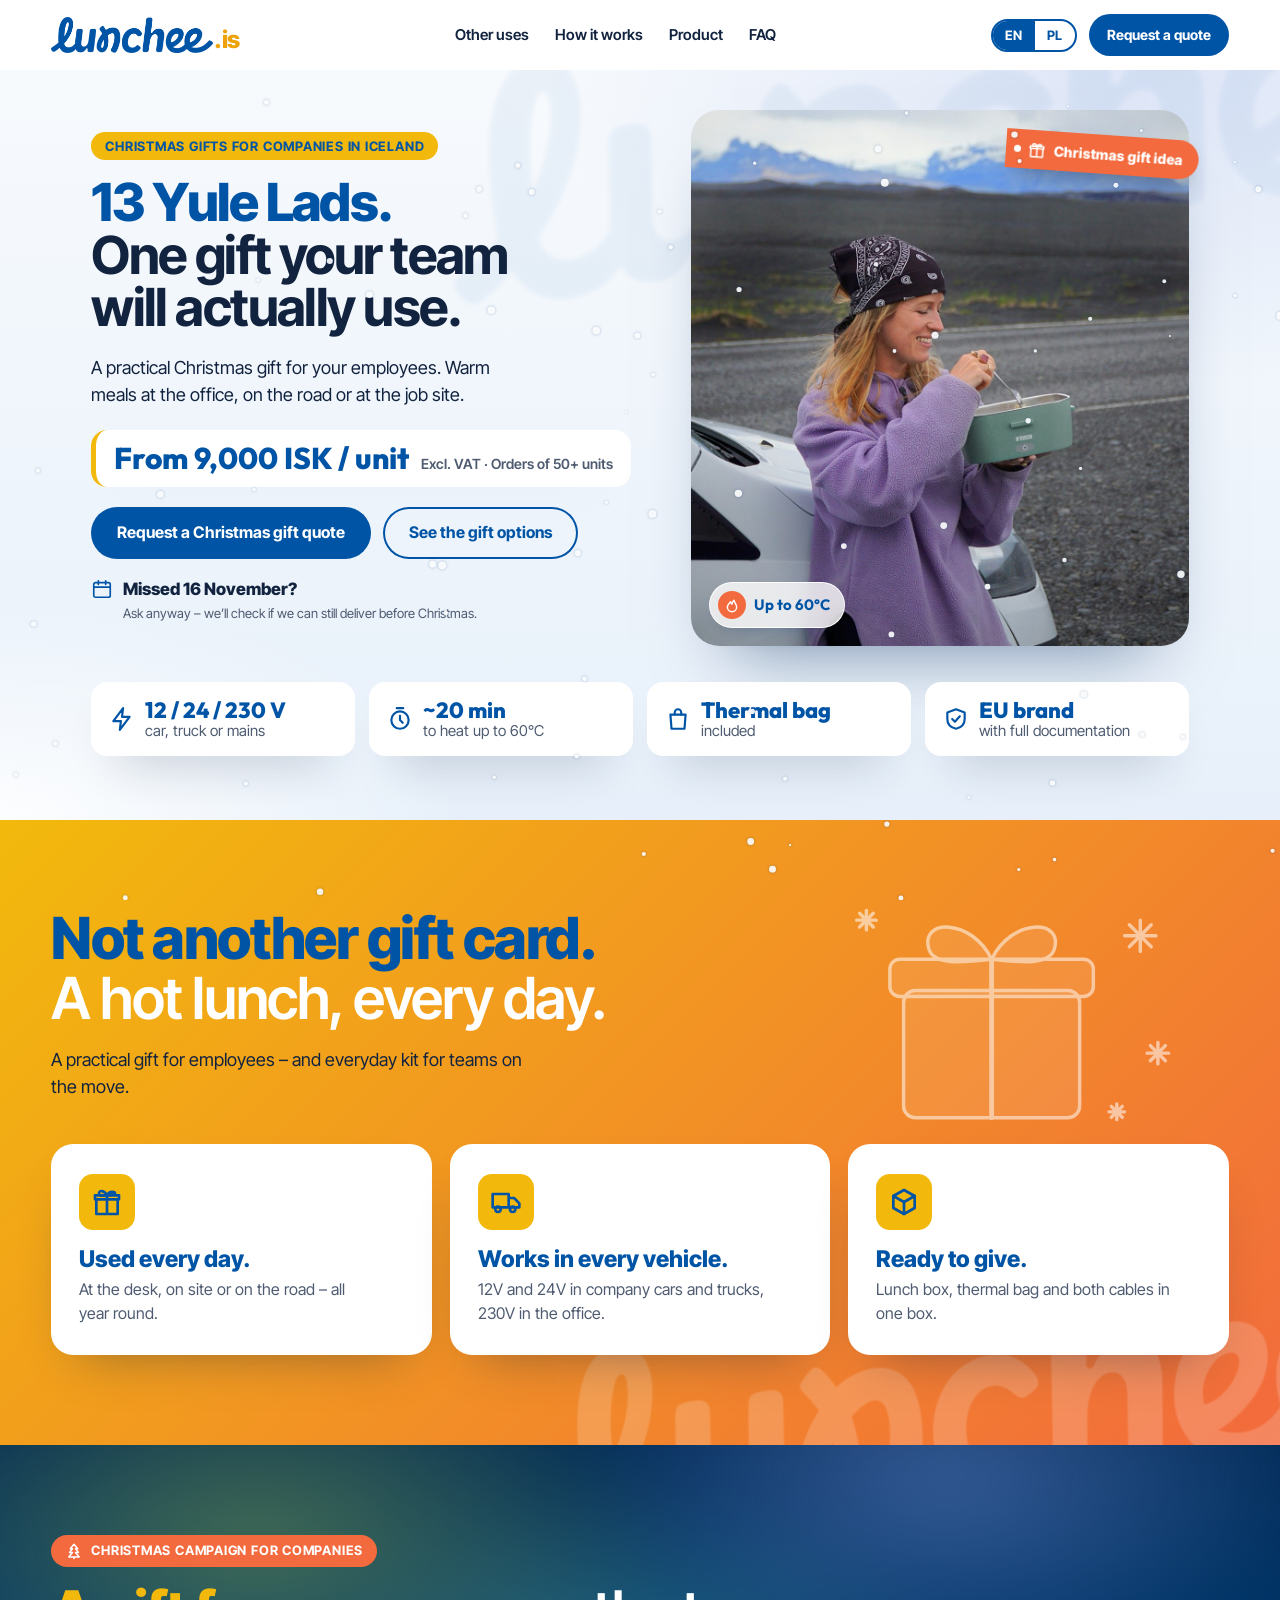
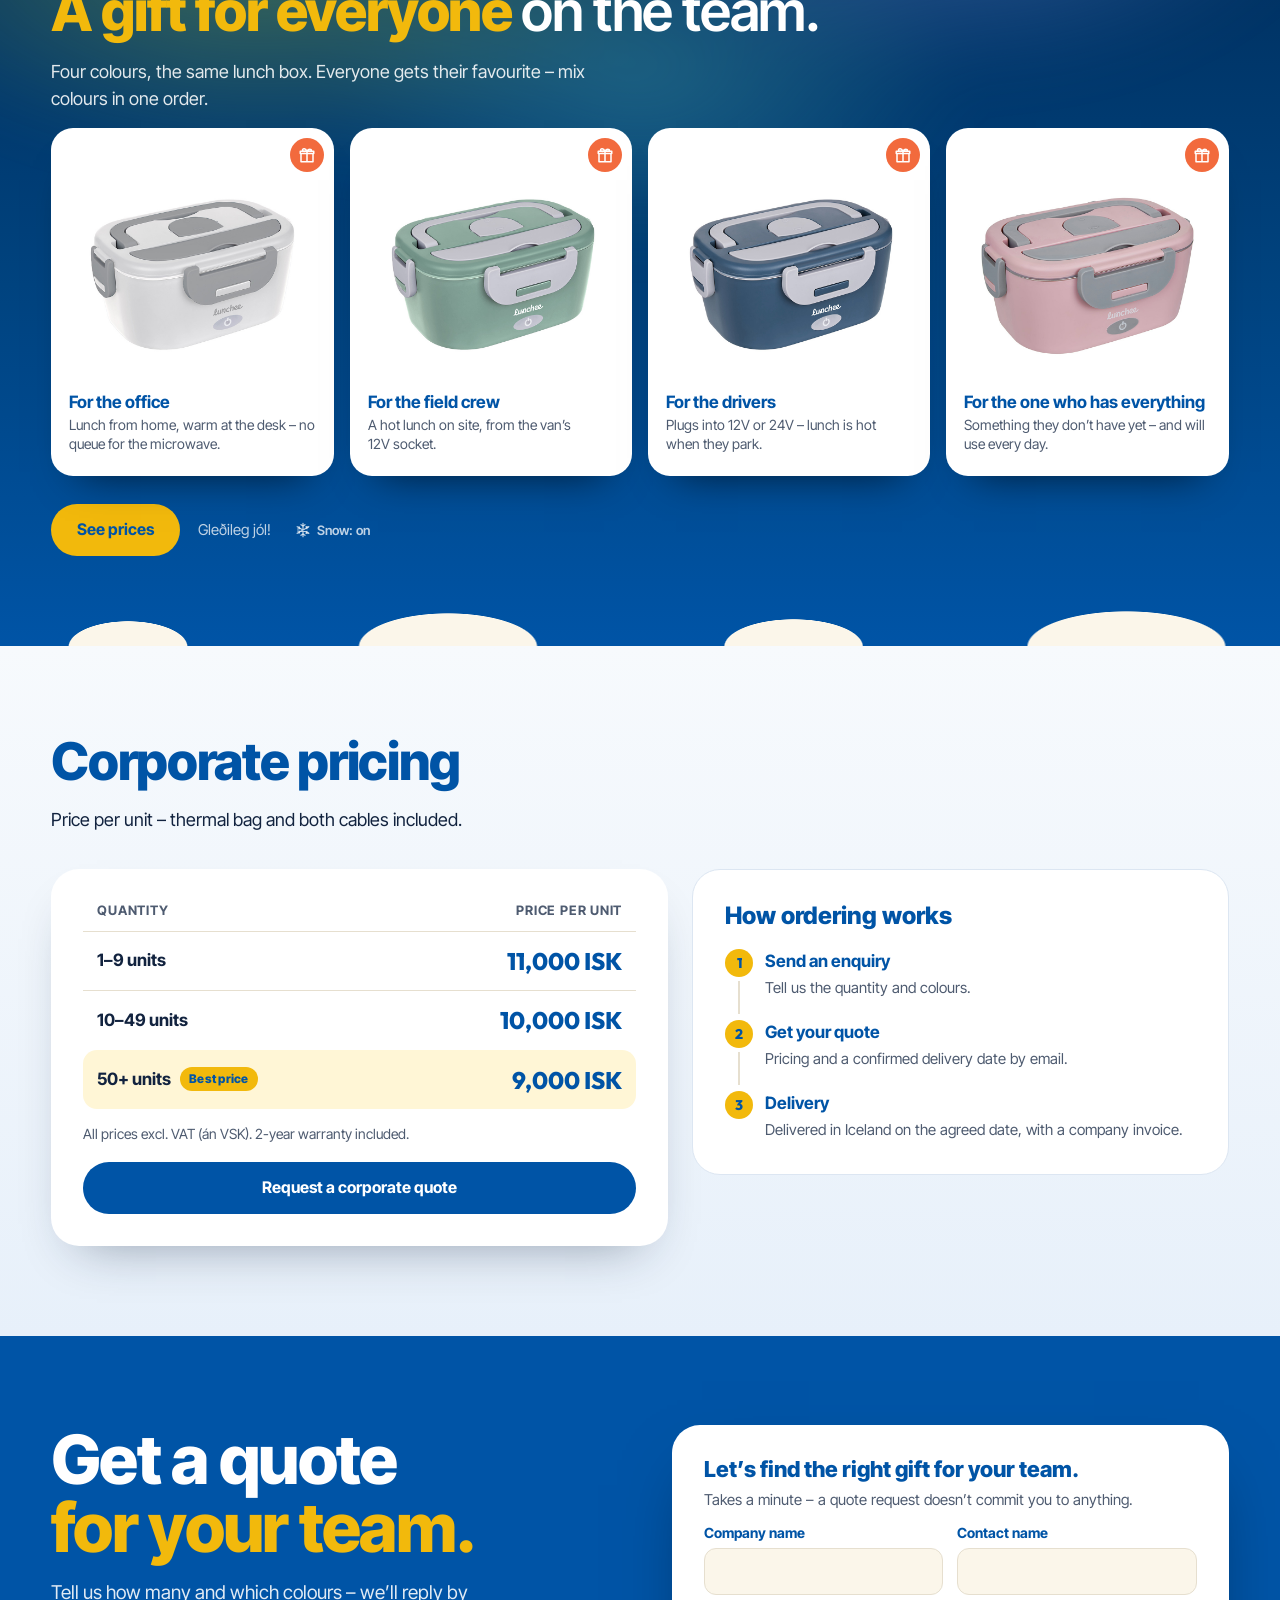
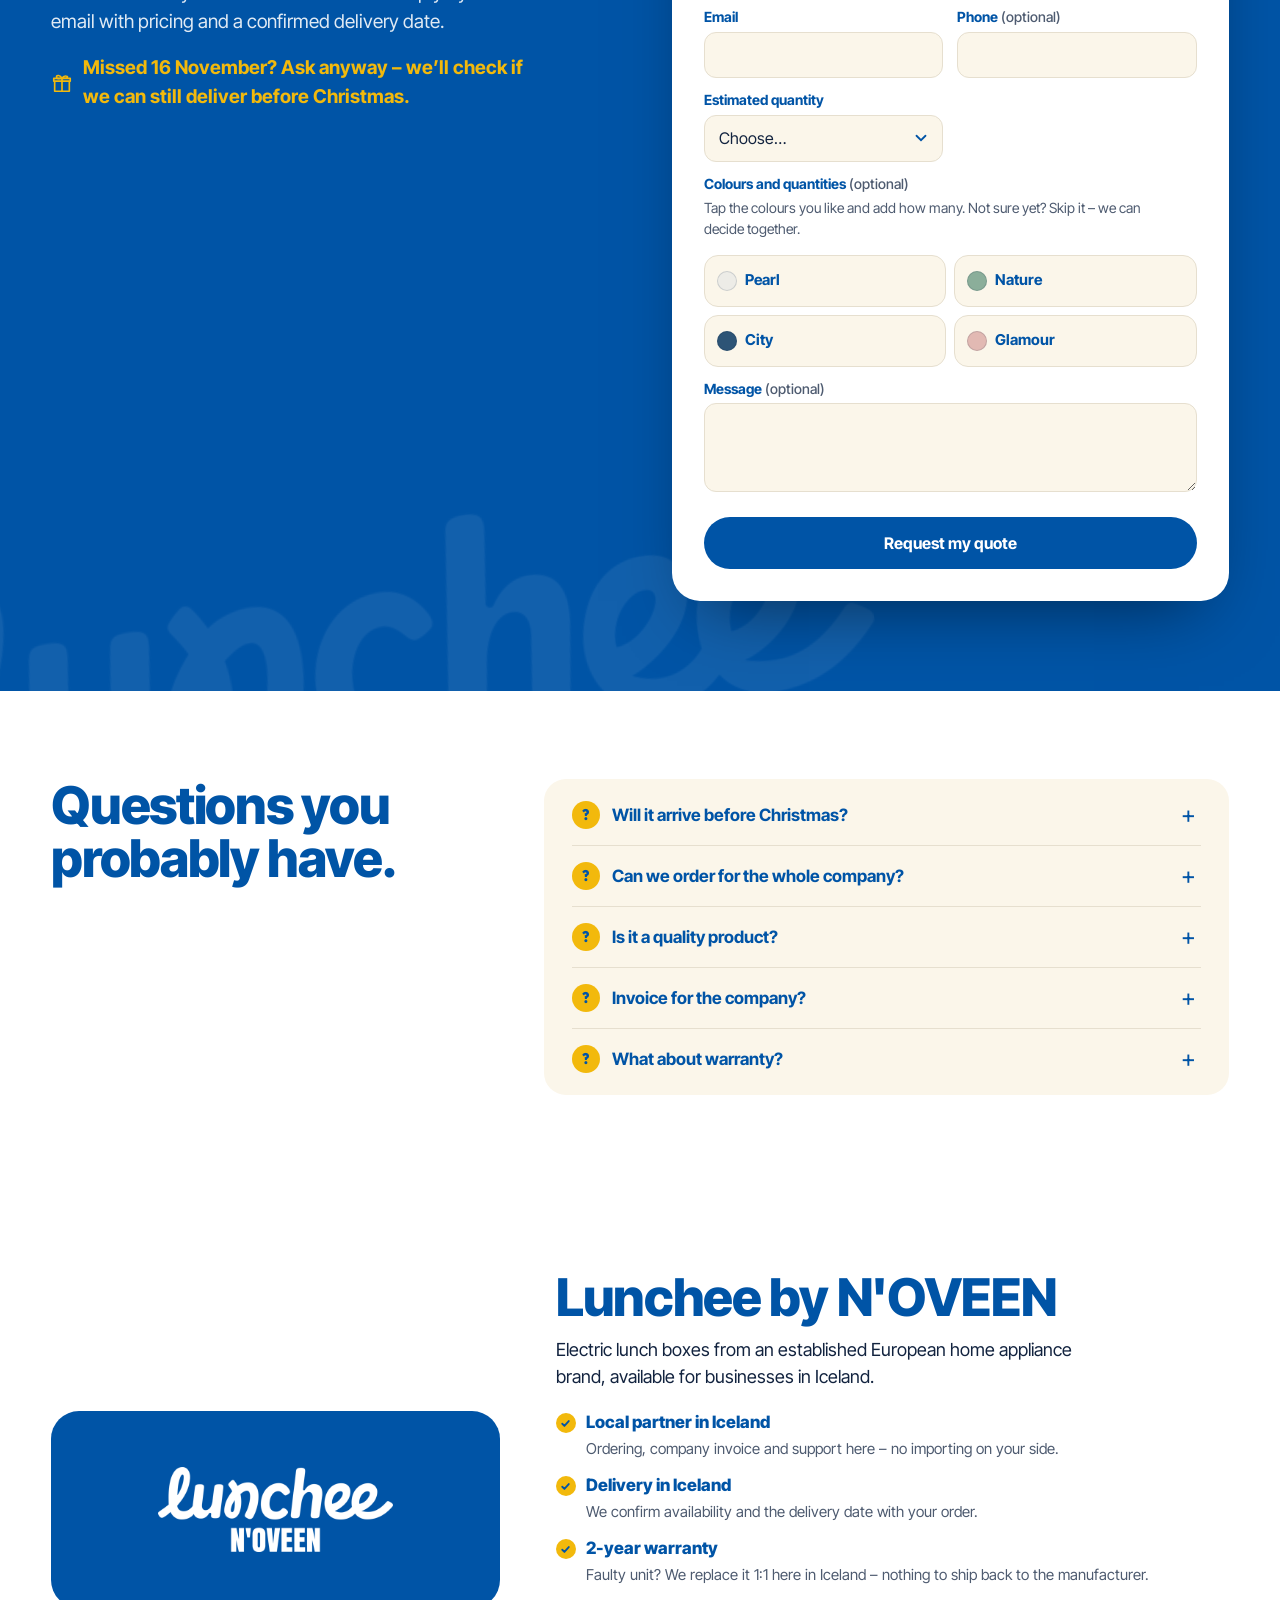
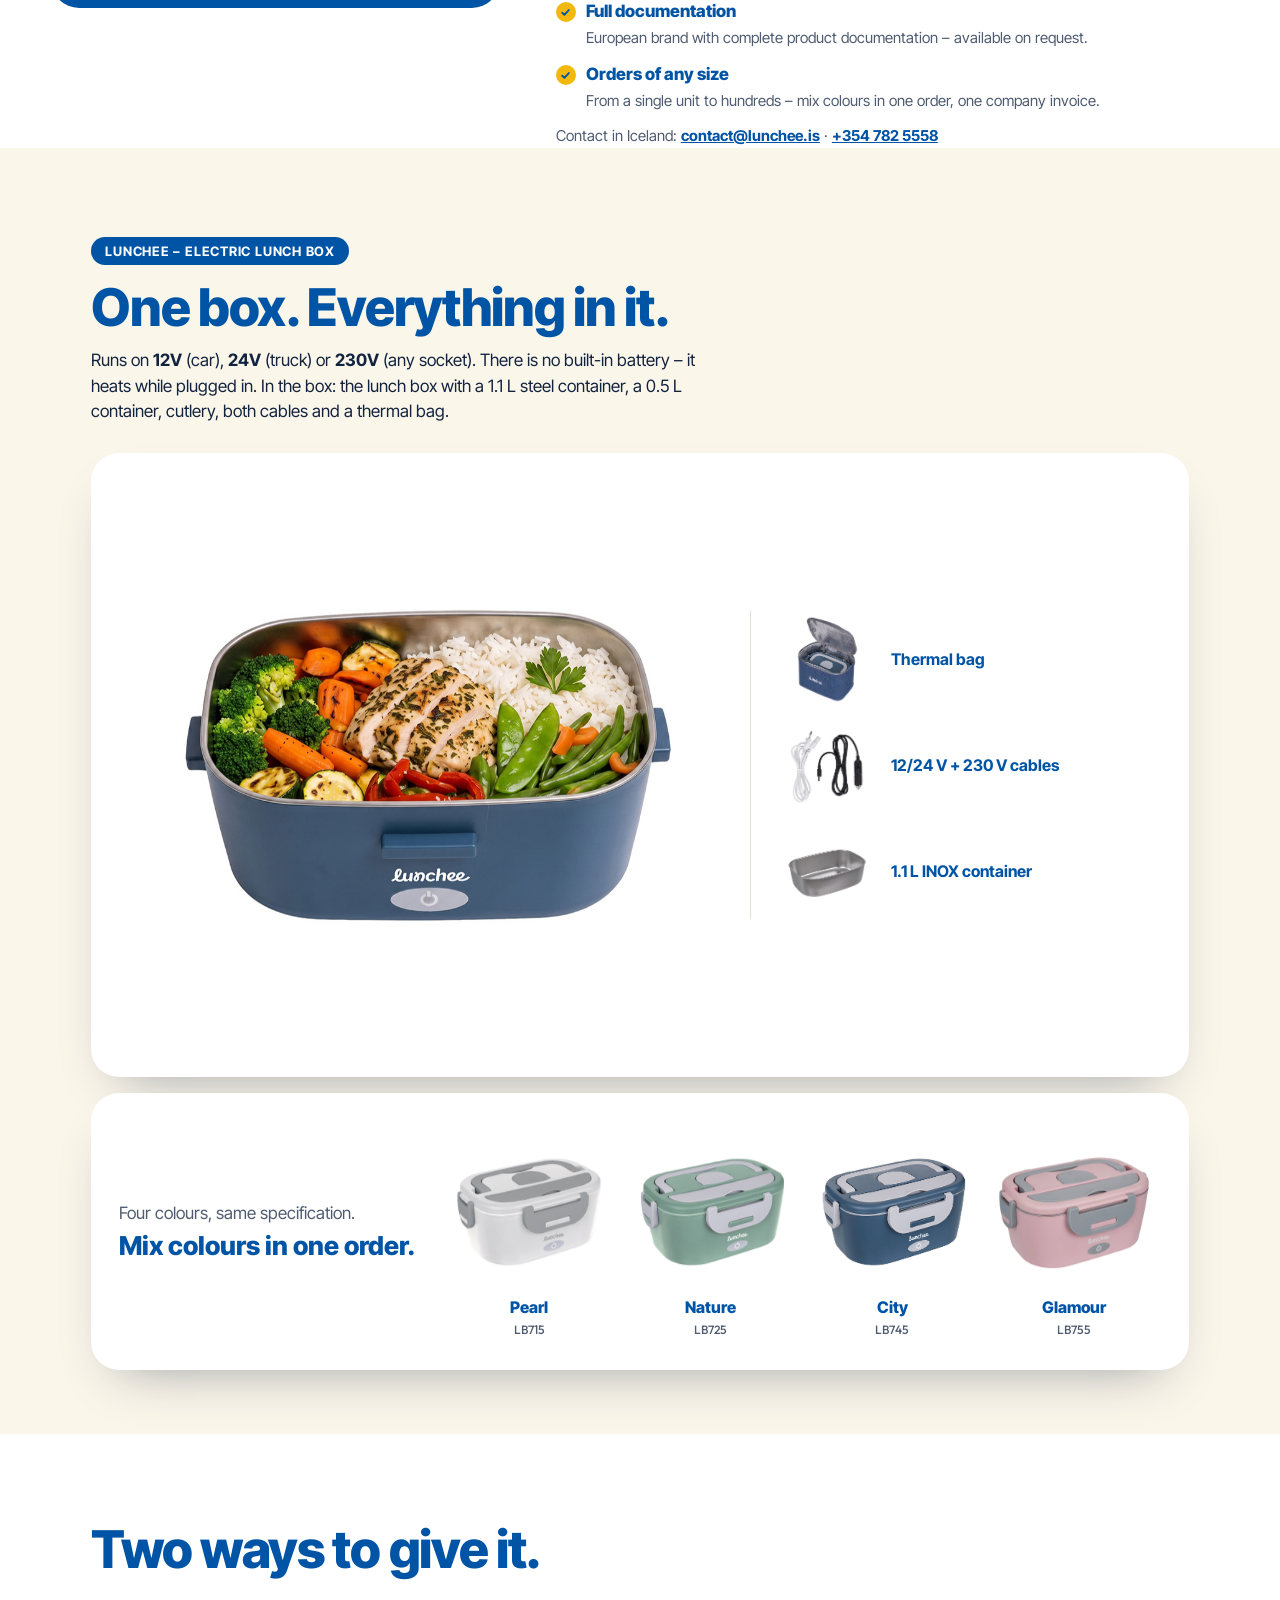
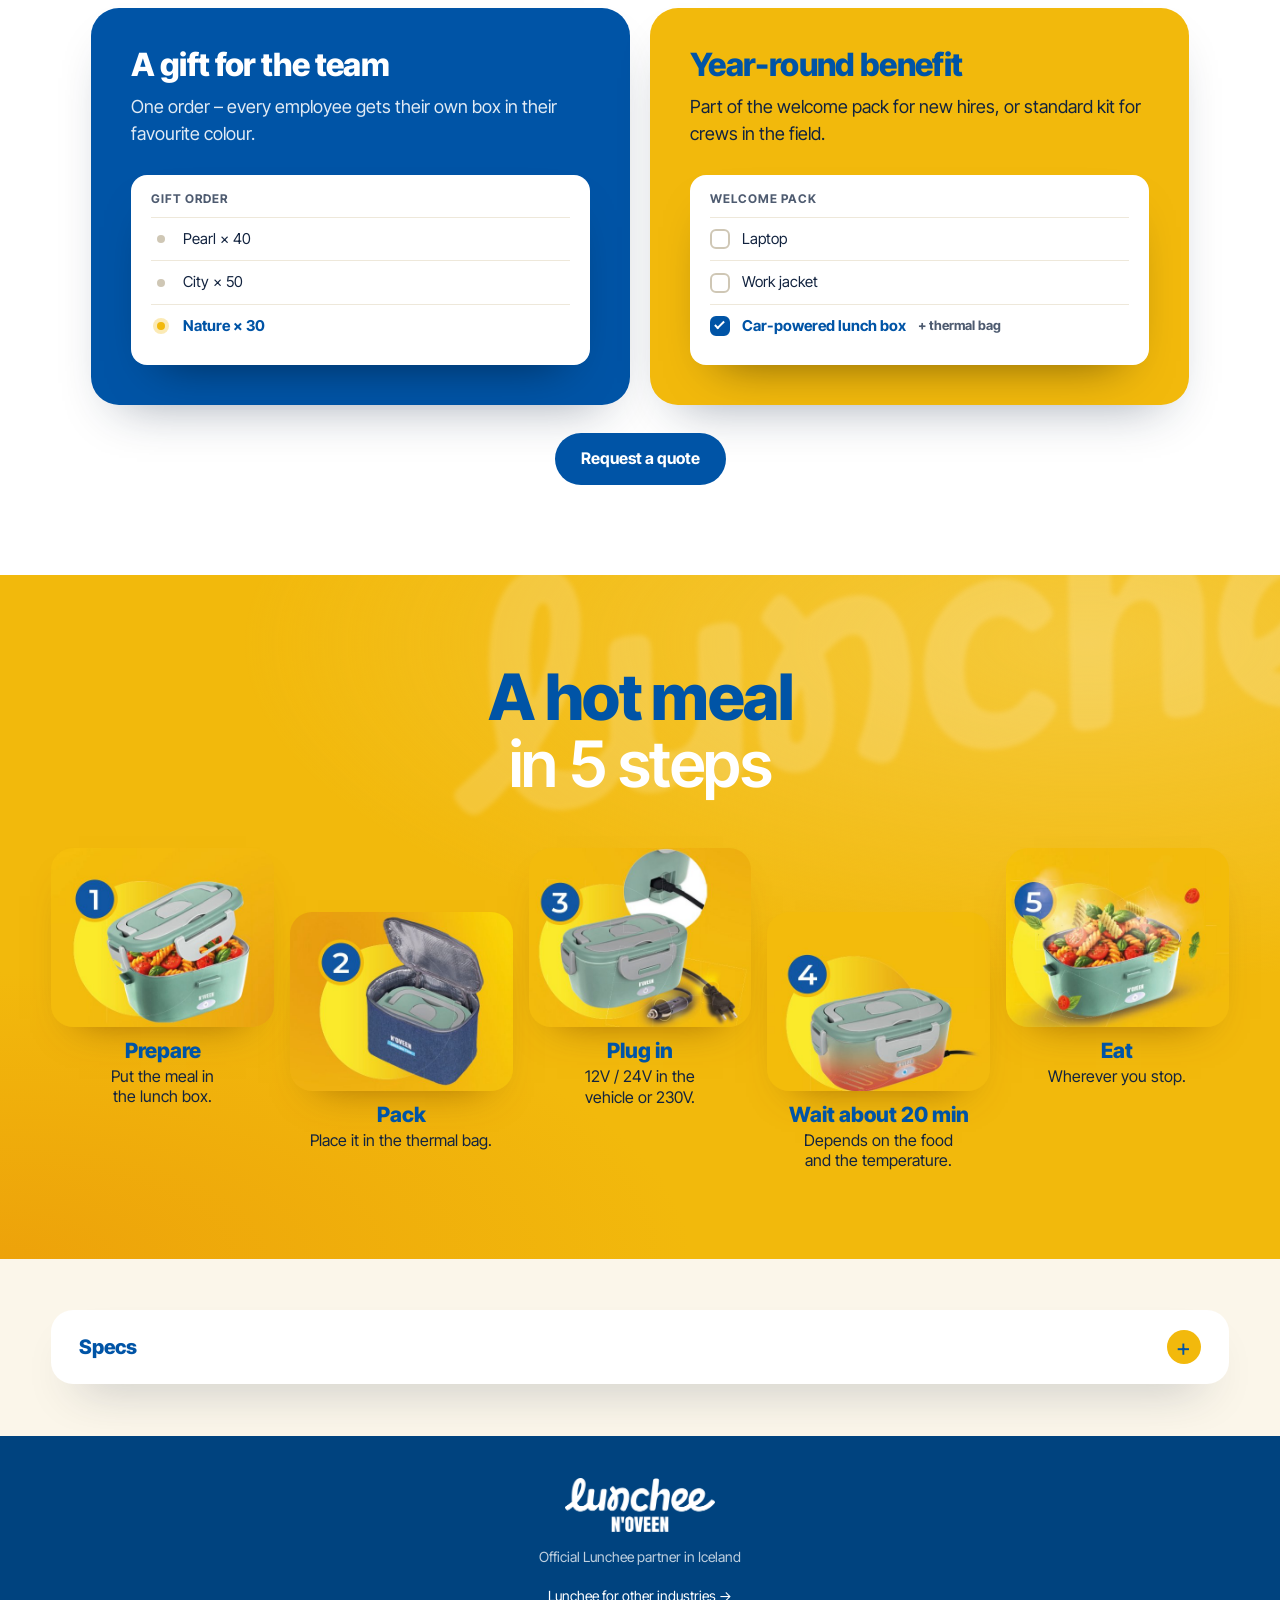
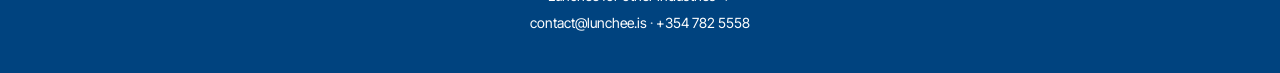
<file: index.html>
<!doctype html>
<html lang="en">
<head>
<meta charset="utf-8">
<meta name="viewport" content="width=device-width, initial-scale=1, viewport-fit=cover">
<title>Lunchee Iceland – Hot meals. Wherever work takes you.</title>
<meta name="description" content="Electric lunch boxes for people on the move. Plug into your car, truck or a regular power socket – a warm meal without a microwave. For car rentals, work crews, fleets and companies in Iceland.">
<meta property="og:type" content="website">
<meta property="og:site_name" content="Lunchee.is">
<meta property="og:title" content="Lunchee Iceland – Hot meals. Wherever work takes you.">
<meta property="og:description" content="Electric lunch boxes for people on the move. Plug into your car, truck or a regular power socket – a warm meal without a microwave. For car rentals, work crews, fleets and companies in Iceland.">
<meta property="og:url" content="https://lunchee.is/">
<meta property="og:image" content="https://lunchee.is/assets/img/og-default.jpg">
<meta property="og:image:width" content="1200">
<meta property="og:image:height" content="630">
<meta name="twitter:card" content="summary_large_image">
<link rel="canonical" href="https://lunchee.is/">
<link rel="alternate" hreflang="en" href="https://lunchee.is/">
<link rel="alternate" hreflang="pl" href="https://lunchee.is/?lang=pl">
<link rel="alternate" hreflang="x-default" href="https://lunchee.is/">
<!-- Icelandic (hreflang="is") goes here once the IS translation is live -->
<!-- GA4: paste the Google tag (gtag.js) with the Measurement ID here. Events are already sent: cta_click, segment_select, generate_lead -->
<!-- The GitHub Pages test copy must not compete with lunchee.is in Google -->
<script>if (/github\.io$/.test(location.hostname)) { var m = document.createElement('meta'); m.name = 'robots'; m.content = 'noindex'; document.head.appendChild(m); }</script>
<meta name="theme-color" content="#FFFFFF">
<link rel="icon" href="assets/img/favicon.svg" type="image/svg+xml">
<link rel="preconnect" href="https://fonts.googleapis.com">
<link rel="preconnect" href="https://fonts.gstatic.com" crossorigin>
<link href="https://fonts.googleapis.com/css2?family=Inter+Tight:wght@400..800&family=Outfit:wght@500..800&display=swap" rel="stylesheet">
<link rel="stylesheet" href="css/style.css?v=20261030-2">
</head>
<body>

<!-- 1 · HEADER -->
<header class="nav" id="nav">
  <a href="#top" class="nav__logo" aria-label="Lunchee.is – top of page"><img src="assets/img/lunchee-logo-blue.png" alt="Lunchee" width="640" height="142"><span class="nav__tld notranslate" translate="no" aria-hidden="true">.is</span></a>
  <nav class="menu" id="menu" aria-label="Main">
    <div class="menu__drop">
      <button type="button" class="menu__btn" aria-expanded="false" aria-controls="menu-uses"><span data-i18n="nav.uses">Use cases</span><svg viewBox="0 0 24 24" aria-hidden="true"><path d="m6 9 6 6 6-6"/></svg></button>
      <ul class="menu__list" id="menu-uses">
        <li><a href="rentals" data-go-aud="rentals"><svg class="ico" viewBox="0 0 24 24" aria-hidden="true"><path d="M3 16v-4l2-5h14l2 5v4z"/><path d="M3 12h18"/><circle cx="7.5" cy="16.5" r="2"/><circle cx="16.5" cy="16.5" r="2"/></svg><span data-i18n="who.rentals">Car rentals</span></a></li>
        <li><a href="crews" data-go-aud="crews"><svg class="ico" viewBox="0 0 24 24" aria-hidden="true"><path d="M10 3h4l4 17H6z"/><path d="M8 11h8M7 15.5h10M3 20h18"/></svg><span data-i18n="who.crews">Work crews</span></a></li>
        <li><a href="drivers" data-go-aud="drivers"><svg class="ico" viewBox="0 0 24 24" aria-hidden="true"><rect x="4" y="3" width="16" height="15" rx="2"/><path d="M4 11h16M8 7h8"/><circle cx="8" cy="14.5" r="1"/><circle cx="16" cy="14.5" r="1"/><path d="M6.5 18v2.5M17.5 18v2.5"/></svg><span data-i18n="who.drivers">Drivers &amp; fleets</span></a></li>
        <li><a href="companies" data-go-aud="companies"><svg class="ico" viewBox="0 0 24 24" aria-hidden="true"><path d="M4 10h16v11H4zM3 7h18v3H3zM12 7v14"/><path d="M12 7c-2-4-6-4-6-1.5S9 7 12 7c3 0 6-.5 6-1.5S14 3 12 7z"/></svg><span data-i18n="who.companies">Companies</span></a></li>
        <li><a href="diet" data-go-aud="diet"><svg class="ico" viewBox="0 0 24 24" aria-hidden="true"><path d="M5 20c0-9 6-15 15-15 0 9-6 15-15 15z"/><path d="M5 20 14 11"/></svg><span data-i18n="who.diet">Healthy eating</span></a></li>
      </ul>
    </div>
    <a class="menu__link menu__other" href="uses" data-uses data-i18n="nav.other">Other uses</a>
    <a class="menu__link" href="#steps" data-i18n="nav.how">How it works</a>
    <a class="menu__link" href="#product" data-i18n="nav.product">Product</a>
    <a class="menu__link" href="#faq" data-i18n="nav.faq">FAQ</a>
    <div class="lang lang--menu notranslate" translate="no" role="group" aria-label="Language">
      <button type="button" data-lang="en" aria-pressed="true">EN</button>
      <button type="button" data-lang="pl" aria-pressed="false">PL</button>
      <button type="button" data-lang="is" aria-pressed="false">IS</button>
    </div>
  </nav>
  <div class="nav__right">
    <div class="lang lang--bar notranslate" translate="no" role="group" aria-label="Language">
      <button type="button" data-lang="en" aria-pressed="true">EN</button>
      <button type="button" data-lang="pl" aria-pressed="false">PL</button>
      <button type="button" data-lang="is" aria-pressed="false">IS</button>
    </div>
    <a class="btn btn--small" href="#contact" data-cta>Request partner offer</a>
    <button type="button" class="burger" aria-expanded="false" aria-controls="menu" aria-label="Menu"><span></span></button>
  </div>
</header>

<main id="top">

  <!-- Christmas gift bar (other versions, until 24 December) -->
  <a class="xbar" href="#contact" data-xbar data-track="xmas_bar" hidden><svg class="ico" viewBox="0 0 24 24" aria-hidden="true"><path d="M4 10h16v11H4zM3 7h18v3H3zM12 7v14"/><path d="M12 7c-2-4-6-4-6-1.5S9 7 12 7c3 0 6-.5 6-1.5S14 3 12 7z"/></svg><span data-xbar-text></span><b><span data-xbar-link></span> →</b></a>

  <!-- 2 · HERO (shared) -->
  <div class="hero-wrap brand-bg glow">
  <section class="hero">
    <div class="hero__copy">
      <p class="eyebrow reveal-load" style="--d:0" data-i18n="hero.tagline">Land of fire and ice. Now with hot lunch.</p>
      <h1 class="hero__title">
        <span class="line reveal-load" style="--d:1" data-i18n="hero.h1">Hot meals.</span>
        <span class="line line--hot reveal-load" style="--d:2" data-i18n="hero.h2">Wherever work takes you.</span>
      </h1>
      <p class="hero__sub reveal-load" style="--d:3" data-i18n="hero.sub">Electric lunch boxes for people on the move. Plug into your car, truck or a regular power socket. <strong>Enjoy a warm meal without a microwave.</strong></p>
      <!-- Price line: companies only (see "hero" in content.js) -->
      <p class="hero__price reveal-load" style="--d:4" data-hero-price hidden></p>
      <div class="hero__actions reveal-load" style="--d:4"><a class="btn" href="#contact" data-to-form data-track="hero_business_pricing" data-i18n="hero.cta">Get business pricing</a><a class="btn btn--ghost" href="#steps" data-track="hero_how_it_works" data-hero-cta2 data-i18n="hero.cta2">See how it works</a></div>
      <p class="hero__deadline reveal-load" style="--d:5" data-hero-deadline hidden></p>
    </div>
    <figure class="hero__photo reveal-load" style="--d:2">
      <!-- Gimmie the Trip expedition photo -->
      <img src="assets/img/hero-iceland.jpg" alt="Traveller eating a hot meal from the lunch box next to her car on an Icelandic road" data-i18n-alt="hero.alt" width="1080" height="1350" fetchpriority="high">
      <span class="gift-tag" data-xmas-tag hidden></span>
      <div class="badges">
        <span class="badge badge--heat"><svg viewBox="0 0 24 24" aria-hidden="true"><path d="M12 22a7 7 0 0 0 7-7c0-4-3-6-4-10-2 2-3 4-3 6-1-1-2-2-2-4-3 3-5 5-5 8a7 7 0 0 0 7 7z"/></svg><span data-i18n="badge.heat">Up to 60°C</span></span>
      </div>
    </figure>
    <ul class="facts reveal-load" style="--d:5">
      <li><svg class="ico" viewBox="0 0 24 24" aria-hidden="true"><path d="M13 2 4 14h7l-1 8 9-12h-7z"/></svg><b>12 / 24 / 230 V</b><span data-i18n="stats.1">car, truck or mains</span></li>
      <li><svg class="ico" viewBox="0 0 24 24" aria-hidden="true"><circle cx="12" cy="13" r="8"/><path d="M12 9v4l2.5 2.5M9 2h6"/></svg><b>~20 min</b><span data-i18n="stats.2">to heat up to 60°C</span></li>
      <li><svg class="ico" viewBox="0 0 24 24" aria-hidden="true"><path d="M5 8h14l-1 13H6z"/><path d="M9 8V6a3 3 0 0 1 6 0v2"/></svg><b data-i18n="stats.3b">Thermal bag</b><span data-i18n="stats.3">included</span></li>
      <li><svg class="ico" viewBox="0 0 24 24" aria-hidden="true"><path d="M12 3 4 6v6c0 5 3.5 8 8 9 4.5-1 8-4 8-9V6z"/><path d="m8.5 12 2.5 2.5 4.5-5"/></svg><b data-i18n="stats.4b">EU brand</b><span data-i18n="stats.4">with full documentation</span></li>
    </ul>
  </section>
  </div>

  <!-- 3 · WHO ARE YOU? (shared) -->
  <section class="who" id="who" aria-labelledby="who-h">
    <p class="eyebrow" data-i18n="who.eyebrow">One lunch box, many ways to use it</p>
    <h2 id="who-h" data-i18n="who.h">Hot lunch, wherever Iceland works.</h2>
    <p class="who__hint"><svg viewBox="0 0 24 24" aria-hidden="true"><path d="M12 4v16m0 0-6-6m6 6 6-6"/></svg><span data-i18n="who.hint">Pick what fits you – the whole page below adapts.</span></p>
    <div class="tiles" id="tabs" role="group" aria-labelledby="who-h">
      <a class="tile" href="rentals" data-aud="rentals" aria-pressed="true">
        <svg class="ico" viewBox="0 0 24 24" aria-hidden="true"><path d="M3 16v-4l2-5h14l2 5v4z"/><path d="M3 12h18"/><circle cx="7.5" cy="16.5" r="2"/><circle cx="16.5" cy="16.5" r="2"/></svg>
        <b data-i18n="who.rentals">Car rentals</b><span data-i18n="who.rentals.s">Extra income on every booking</span><em class="tile__short" data-i18n="who.rentals.short">Rentals</em>
      </a>
      <a class="tile" href="crews" data-aud="crews" aria-pressed="false">
        <svg class="ico" viewBox="0 0 24 24" aria-hidden="true"><path d="M10 3h4l4 17H6z"/><path d="M8 11h8M7 15.5h10M3 20h18"/></svg>
        <b data-i18n="who.crews">Work crews</b><span data-i18n="who.crews.s">No more lunch runs to the gas station</span><em class="tile__short" data-i18n="who.crews.short">Crews</em>
      </a>
      <a class="tile" href="drivers" data-aud="drivers" aria-pressed="false">
        <svg class="ico" viewBox="0 0 24 24" aria-hidden="true"><rect x="4" y="3" width="16" height="15" rx="2"/><path d="M4 11h16M8 7h8"/><circle cx="8" cy="14.5" r="1"/><circle cx="16" cy="14.5" r="1"/><path d="M6.5 18v2.5M17.5 18v2.5"/></svg>
        <b data-i18n="who.drivers">Drivers &amp; fleets</b><span data-i18n="who.drivers.s">A hot meal without leaving the route</span><em class="tile__short" data-i18n="who.drivers.short">Drivers</em>
      </a>
      <a class="tile tile--gift" href="companies" data-aud="companies" aria-pressed="false">
        <span class="gift__ribbon" aria-hidden="true"></span>
        <svg class="gift__bow" viewBox="0 0 64 40" aria-hidden="true"><path d="M32 22C24 6 6 2 6 14s18 10 26 8zM32 22c8-16 26-20 26-8s-18 10-26 8z"/><path d="M32 22 22 38M32 22l10 16" stroke-width="6" stroke-linecap="round"/><circle cx="32" cy="22" r="6"/></svg>
        <svg class="ico" viewBox="0 0 24 24" aria-hidden="true"><path d="M4 10h16v11H4zM3 7h18v3H3zM12 7v14"/><path d="M12 7c-2-4-6-4-6-1.5S9 7 12 7c3 0 6-.5 6-1.5S14 3 12 7z"/></svg>
        <b data-i18n="who.companies">Companies</b><span data-i18n="who.companies.s">A gift your team will use every day</span><em class="tile__short" data-i18n="who.companies.short">Companies</em>
      </a>
      <a class="tile" href="diet" data-aud="diet" aria-pressed="false">
        <svg class="ico" viewBox="0 0 24 24" aria-hidden="true"><path d="M5 20c0-9 6-15 15-15 0 9-6 15-15 15z"/><path d="M5 20 14 11"/></svg>
        <b data-i18n="who.diet">Healthy eating</b><span data-i18n="who.diet.s">Your diet, served hot – anywhere</span><em class="tile__short" data-i18n="who.diet.short">Diet</em>
      </a>
      <a class="tile" href="stores" data-aud="stores" aria-pressed="false" data-unlisted hidden>
        <svg class="ico" viewBox="0 0 24 24" aria-hidden="true"><path d="M3 9 5 4h14l2 5"/><path d="M3 9a3 3 0 0 0 6 0 3 3 0 0 0 6 0 3 3 0 0 0 6 0"/><path d="M5 11.5V20h14v-8.5M10 20v-5h4v5"/></svg>
        <b data-i18n="who.stores">Stores</b><span data-i18n="who.stores.s">Stock a product Icelanders need</span><em class="tile__short" data-i18n="who.stores.short">Stores</em>
      </a>
    </div>
  </section>

  <!-- 4 · WHY IT'S FOR YOU (dynamic) -->
  <section class="why glow" id="why"><div class="why__inner" data-dyn="why" aria-live="polite"></div></section>

  <!-- 5 · HOW YOU USE IT (dynamic) -->
  <section class="how section" id="how" data-dyn="how"></section>

  <!-- 5b · CHRISTMAS GIFT CAMPAIGN (stores only, test version) -->
  <section class="xmas" id="xmas" data-dyn="xmas" hidden></section>

  <!-- 5d · CORPORATE PRICING + how ordering works (companies only) -->
  <section class="pricing" id="pricing" data-dyn="pricing" hidden></section>

  <!-- 5c · WHY LUNCHEE? (shared, 3 benefits) -->
  <section class="benefits section" id="benefits" aria-labelledby="benefits-h">
    <h2 id="benefits-h" class="reveal" data-i18n="ben.h">Why Lunchee?</h2>
    <ul class="benefits__list">
      <li class="reveal"><svg class="ico" viewBox="0 0 24 24" aria-hidden="true"><circle cx="12" cy="12" r="9"/><path d="M12 7v5l3 3"/></svg><h3 data-i18n="ben.1">Save time</h3><p data-i18n="ben.1s">Fewer stops just to find something warm to eat.</p></li>
      <li class="reveal"><svg class="ico" viewBox="0 0 24 24" aria-hidden="true"><path d="M5 20c0-9 6-15 15-15 0 9-6 15-15 15z"/><path d="M5 20 14 11"/></svg><h3 data-i18n="ben.2">Eat better</h3><p data-i18n="ben.2s">Bring your own meals, wherever the day takes you.</p></li>
      <li class="reveal"><svg class="ico" viewBox="0 0 24 24" aria-hidden="true"><path d="M13 2 4 14h7l-1 8 9-12h-7z"/></svg><h3 data-i18n="ben.3">Stay flexible</h3><p data-i18n="ben.3s">12V, 24V or 230V. No microwave needed.</p></li>
    </ul>
  </section>

  <!-- 6 · PRODUCT (shared) -->
  <section class="product" id="product">
    <div class="product__inner">
      <p class="eyebrow reveal" data-i18n="product.eyebrow">Lunchee – electric lunch box</p>
      <h2 class="reveal" data-i18n="product.h">One box. Everything in it.</h2>
      <p class="product__lead reveal" data-i18n="product.lead">Runs on <b>12V</b> (car), <b>24V</b> (truck) or <b>230V</b> (any socket). There is no built-in battery – it heats while plugged in. In the box: the lunch box with a 1.1&nbsp;L steel container, a 0.5&nbsp;L container, cutlery, both cables and a thermal bag.</p>

      <!-- TODO: swap for one packshot of the whole kit (open box with food + thermal bag + cables + cutlery) when available -->
      <figure class="kit reveal">
        <img class="kit__main" src="assets/img/meal.jpg" alt="Open lunch box with a hot meal" data-i18n-alt="product.alt" width="900" height="900">
        <figcaption class="kit__parts">
          <span><img src="assets/img/bag.jpg" alt="" width="900" height="900"><i data-i18n="kit.bag">Thermal bag</i></span>
          <span><img src="assets/img/cables.jpg" alt="" width="900" height="900"><i data-i18n="kit.cables">12/24 V + 230 V cables</i></span>
          <span><img src="assets/img/inox.jpg" alt="" width="900" height="900"><i data-i18n="kit.inox">1.1 L INOX container</i></span>
        </figcaption>
      </figure>

      <div class="colours reveal">
        <p data-i18n="colours.p">Four colours, same specification. <b>Mix colours in one order.</b></p>
        <ul>
          <li><img src="assets/img/pearl.jpg" alt="" width="900" height="900"><b>Pearl</b><small>LB715</small></li>
          <li><img src="assets/img/nature.jpg" alt="" width="900" height="900"><b>Nature</b><small>LB725</small></li>
          <li><img src="assets/img/city.jpg" alt="" width="900" height="900"><b>City</b><small>LB745</small></li>
          <li><img src="assets/img/glamour.jpg" alt="" width="900" height="900"><b>Glamour</b><small>LB755</small></li>
        </ul>
      </div>

    </div>
  </section>

  <!-- 6b · 5 STEPS (graphics from the N'OVEEN leaflet) -->
  <section class="steps5 brand-bg glow" id="steps">
    <div class="steps5__inner">
      <h2 class="steps5__title reveal" data-i18n="steps.h"><b>A hot meal</b> in 5 steps</h2>
      <ol class="steps5__list">
        <li class="reveal"><img src="assets/img/step-1.jpg" alt="" width="500" height="400" loading="lazy"><b data-i18n="steps.1">Prepare</b><span data-i18n="steps.1s">Put the meal in the lunch box.</span></li>
        <li class="reveal"><img src="assets/img/step-2.jpg" alt="" width="500" height="400" loading="lazy"><b data-i18n="steps.2">Pack</b><span data-i18n="steps.2s">Place it in the thermal bag.</span></li>
        <li class="reveal"><img src="assets/img/step-3.jpg" alt="" width="500" height="400" loading="lazy"><b data-i18n="steps.3">Plug in</b><span data-i18n="steps.3s">12V / 24V in the vehicle or 230V.</span></li>
        <li class="reveal"><img src="assets/img/step-4.jpg" alt="" width="500" height="400" loading="lazy"><b data-i18n="steps.4">Wait about 20 min</b><span data-i18n="steps.4s">Depends on the food and the temperature.</span></li>
        <li class="reveal"><img src="assets/img/step-5.jpg" alt="" width="500" height="400" loading="lazy"><b data-i18n="steps.5">Eat</b><span data-i18n="steps.5s">Wherever you stop.</span></li>
      </ol>

    </div>
  </section>

  <!-- 6c · SPECS -->
  <section class="specs-wrap" id="specs">
      <details class="specs reveal">
        <summary data-i18n="specs.h">Specs</summary>
        <div class="specs__body">
          <table>
            <tbody>
              <tr><th data-i18n="specs.power">Power supply</th><td data-i18n="specs.power.v">12 V car / 24 V truck / 230 V mains</td></tr>
              <tr><th data-i18n="specs.watt">Power</th><td>60 W</td></tr>
              <tr><th data-i18n="specs.heat">Heating</th><td data-i18n="specs.heat.v">up to 60°C, typically about 20 min (depends on the food and the temperature)</td></tr>
              <tr><th data-i18n="specs.batt">Battery</th><td data-i18n="specs.batt.v">None – works while plugged in</td></tr>
              <tr><th data-i18n="specs.main">Main container</th><td data-i18n="specs.main.v">1.1 L stainless steel (INOX), removable</td></tr>
              <tr><th data-i18n="specs.extra">Extra container</th><td data-i18n="specs.extra.v">0.5 L with lid</td></tr>
              <tr><th data-i18n="specs.dim">Dimensions</th><td data-i18n="specs.dim.v">23 × 16 × 10.5 cm</td></tr>
              <tr><th data-i18n="specs.weight">Weight</th><td data-i18n="specs.weight.v">0.63 kg</td></tr>
              <tr><th data-i18n="specs.mat">Materials</th><td data-i18n="specs.mat.v">BPA-free</td></tr>
              <tr><th data-i18n="specs.dish">Dishwasher safe</th><td data-i18n="specs.dish.v">Yes (containers)</td></tr>
            </tbody>
          </table>
          <div>
            <h4 data-i18n="specs.box">In the box</h4>
            <p data-i18n="specs.box.v">Lunch box with 1.1 L INOX container · 0.5 L container with lid · metal spoon and fork · 230 V cable · 12/24 V car cable · thermal bag.</p>
            <h4 data-i18n="specs.know">Good to know</h4>
            <p data-i18n="specs.know.v">Heating time depends on the meal and outside temperature – food from the fridge on a cold day needs a bit longer. Keep the vent open while heating. Never switch it on empty.</p>
          </div>
        </div>
      </details>
  </section>

  <!-- 6d · TRUST: who is behind it -->
  <section class="trust" id="trust" aria-labelledby="trust-h">
    <div class="trust__inner">
      <div class="trust__brand reveal">
        <img src="assets/img/lunchee-logo-white-noveen.png" alt="Lunchee by N'OVEEN" width="640" height="230" loading="lazy">
      </div>
      <div class="trust__copy reveal">
        <h2 id="trust-h">Lunchee by N'OVEEN</h2>
        <p data-i18n="trust.p">Electric lunch boxes from an established European home appliance brand, available for businesses in Iceland.</p>
        <ul class="trust__list">
          <li><b data-i18n="trust.1">Local partner in Iceland</b><span data-i18n="trust.1s">Ordering, company invoice and support here – no importing on your side.</span></li>
          <li><b data-i18n="trust.2">Delivery in Iceland</b><span data-i18n="trust.2s">We confirm availability and the delivery date with your order.</span></li>
          <li><b data-i18n="trust.3">2-year warranty</b><span data-i18n="trust.3s">Faulty unit? We replace it 1:1 here in Iceland – nothing to ship back to the manufacturer.</span></li>
          <li><b data-i18n="trust.4">Full documentation</b><span data-i18n="trust.4s">European brand with complete product documentation – available on request.</span></li>
          <li><b data-i18n="trust.5">Orders of any size</b><span data-i18n="trust.5s">From a single unit to hundreds – mix colours in one order, one company invoice.</span></li>
        </ul>
        <!-- TODO: Icelandic seller details (company name, kennitala, address) once the ehf. is registered; then sales@lunchee.is -->
        <p class="trust__contact"><span data-i18n="trust.contact">Contact in Iceland:</span> <a href="mailto:contact@lunchee.is">contact@lunchee.is</a> · <a href="tel:+3547825558">+354 782 5558</a></p>
      </div>
    </div>
    <!-- Real photos of Lunchee in Iceland (vehicles, field work) go here: remove "hidden" and add <img> tags. No made-up reviews. -->
    <div class="trust__photos" hidden></div>
  </section>

  <!-- 7 · QUESTIONS (dynamic) -->
  <section class="faq" id="faq"><div class="faq__inner" data-dyn="faq"></div></section>

  <!-- 8 · CTA + FORM (dynamic heading + extra fields) -->
  <section class="cta glow" id="contact">
    <div class="cta__inner">
      <div class="cta__copy reveal" data-dyn="cta"></div>
      <form class="form reveal" name="lunchee-offer" method="post" action="https://formsubmit.co/contact@lunchee.is">
        <div class="form__head">
          <h3 data-ui="formH">Let's find the right Lunchee solution for your business.</h3>
          <p data-ui="formP">Tell us a little about your needs – we'll send you pricing, availability and terms of cooperation.</p>
        </div>
        <input type="hidden" name="_subject" value="Lunchee Iceland: new offer request (rentals)">
        <input type="hidden" name="_template" value="table">
        <input type="hidden" name="source" value="">
        <input type="hidden" name="landing_page" value="">
        <input type="hidden" name="cta" value="">
        <input type="hidden" name="campaign" value="">
        <input type="hidden" name="colours" value="">
        <p class="form__hp"><label>Leave empty <input name="_honey" tabindex="-1" autocomplete="off"></label></p>
        <div class="form__grid">
          <label class="f-name"><span data-ui="name">Name</span><input name="name" required autocomplete="name"></label>
          <label class="f-company"><span><span data-ui="company">Company</span> <i class="opt" data-ui="optional" data-company-opt hidden>(optional)</i></span><input name="company" required autocomplete="organization"></label>
          <label><span data-ui="email">Email</span><input name="email" type="email" required autocomplete="email"></label>
          <label><span><span data-ui="phone">Phone</span> <i class="opt" data-ui="optional">(optional)</i></span><input name="phone" type="tel" autocomplete="tel"></label>
          <label data-f-segment><span data-ui="interested">Interested in</span><select name="segment" data-segment></select></label>
          <label data-f-qty><span><span data-ui="quantity">Estimated quantity</span> <i class="opt" data-ui="optional">(optional)</i></span><input name="quantity" type="text" inputmode="numeric" data-ui-ph="quantityPh" placeholder="e.g. 20"></label>
          <!-- Companies quote form: quantity as a range (required) + colours -->
          <label data-f-qty-range hidden><span data-ui="quantity">Estimated quantity</span><select name="quantity" data-qty-range disabled></select></label>
        </div>
        <fieldset class="choice form__full" data-f-colours hidden disabled>
          <legend><span data-ui="colours">Colours and quantities</span> <i class="opt" data-ui="optional">(optional)</i></legend>
          <p class="colour-qty__hint" data-ui="coloursHint">Tap the colours you like and add how many. Not sure yet? Skip it – we can decide together.</p>
          <div class="colour-qty">
            <div class="colour-opt"><label class="colour-opt__pick"><input type="checkbox" value="Pearl" data-colour-pick><i class="dot dot--pearl" aria-hidden="true"></i><b>Pearl</b><svg class="colour-opt__tick" viewBox="0 0 24 24" aria-hidden="true"><path d="m5 12 5 5 9-10"/></svg></label><input type="number" min="1" max="9999" inputmode="numeric" placeholder="pcs" data-colour="Pearl" aria-label="Pearl – units" hidden></div>
            <div class="colour-opt"><label class="colour-opt__pick"><input type="checkbox" value="Nature" data-colour-pick><i class="dot dot--nature" aria-hidden="true"></i><b>Nature</b><svg class="colour-opt__tick" viewBox="0 0 24 24" aria-hidden="true"><path d="m5 12 5 5 9-10"/></svg></label><input type="number" min="1" max="9999" inputmode="numeric" placeholder="pcs" data-colour="Nature" aria-label="Nature – units" hidden></div>
            <div class="colour-opt"><label class="colour-opt__pick"><input type="checkbox" value="City" data-colour-pick><i class="dot dot--city" aria-hidden="true"></i><b>City</b><svg class="colour-opt__tick" viewBox="0 0 24 24" aria-hidden="true"><path d="m5 12 5 5 9-10"/></svg></label><input type="number" min="1" max="9999" inputmode="numeric" placeholder="pcs" data-colour="City" aria-label="City – units" hidden></div>
            <div class="colour-opt"><label class="colour-opt__pick"><input type="checkbox" value="Glamour" data-colour-pick><i class="dot dot--glamour" aria-hidden="true"></i><b>Glamour</b><svg class="colour-opt__tick" viewBox="0 0 24 24" aria-hidden="true"><path d="m5 12 5 5 9-10"/></svg></label><input type="number" min="1" max="9999" inputmode="numeric" placeholder="pcs" data-colour="Glamour" aria-label="Glamour – units" hidden></div>
          </div>
        </fieldset>
        <label class="form__full"><span><span data-ui="message">Message</span> <i class="opt" data-ui="optional">(optional)</i></span><textarea name="message" rows="3"></textarea></label>
        <p class="form__status" role="status" aria-live="polite"></p>
        <button type="submit" class="btn btn--block" data-submit>Get your business offer</button>
      </form>
    </div>
  </section>
</main>

<!-- 9 · FOOTER -->
<footer class="foot glow">
  <img src="assets/img/lunchee-logo-white-noveen.png" alt="Lunchee by N'OVEEN" width="640" height="230">
  <p data-i18n="foot.p">Official Lunchee partner in Iceland</p>
  <!-- TODO: replace with the new Lunchee company email + phone -->
  <p class="foot__more"><a href="uses" data-uses data-i18n="foot.more">Lunchee for other industries →</a></p>
  <p class="foot__contact"><a href="mailto:contact@lunchee.is">contact@lunchee.is</a> · <a href="tel:+3547825558">+354 782 5558</a></p>
</footer>

<script src="js/content.js?v=20261030-2" defer></script>
<script src="js/main.js?v=20261030-2" defer></script>
</body>
</html>
</file>
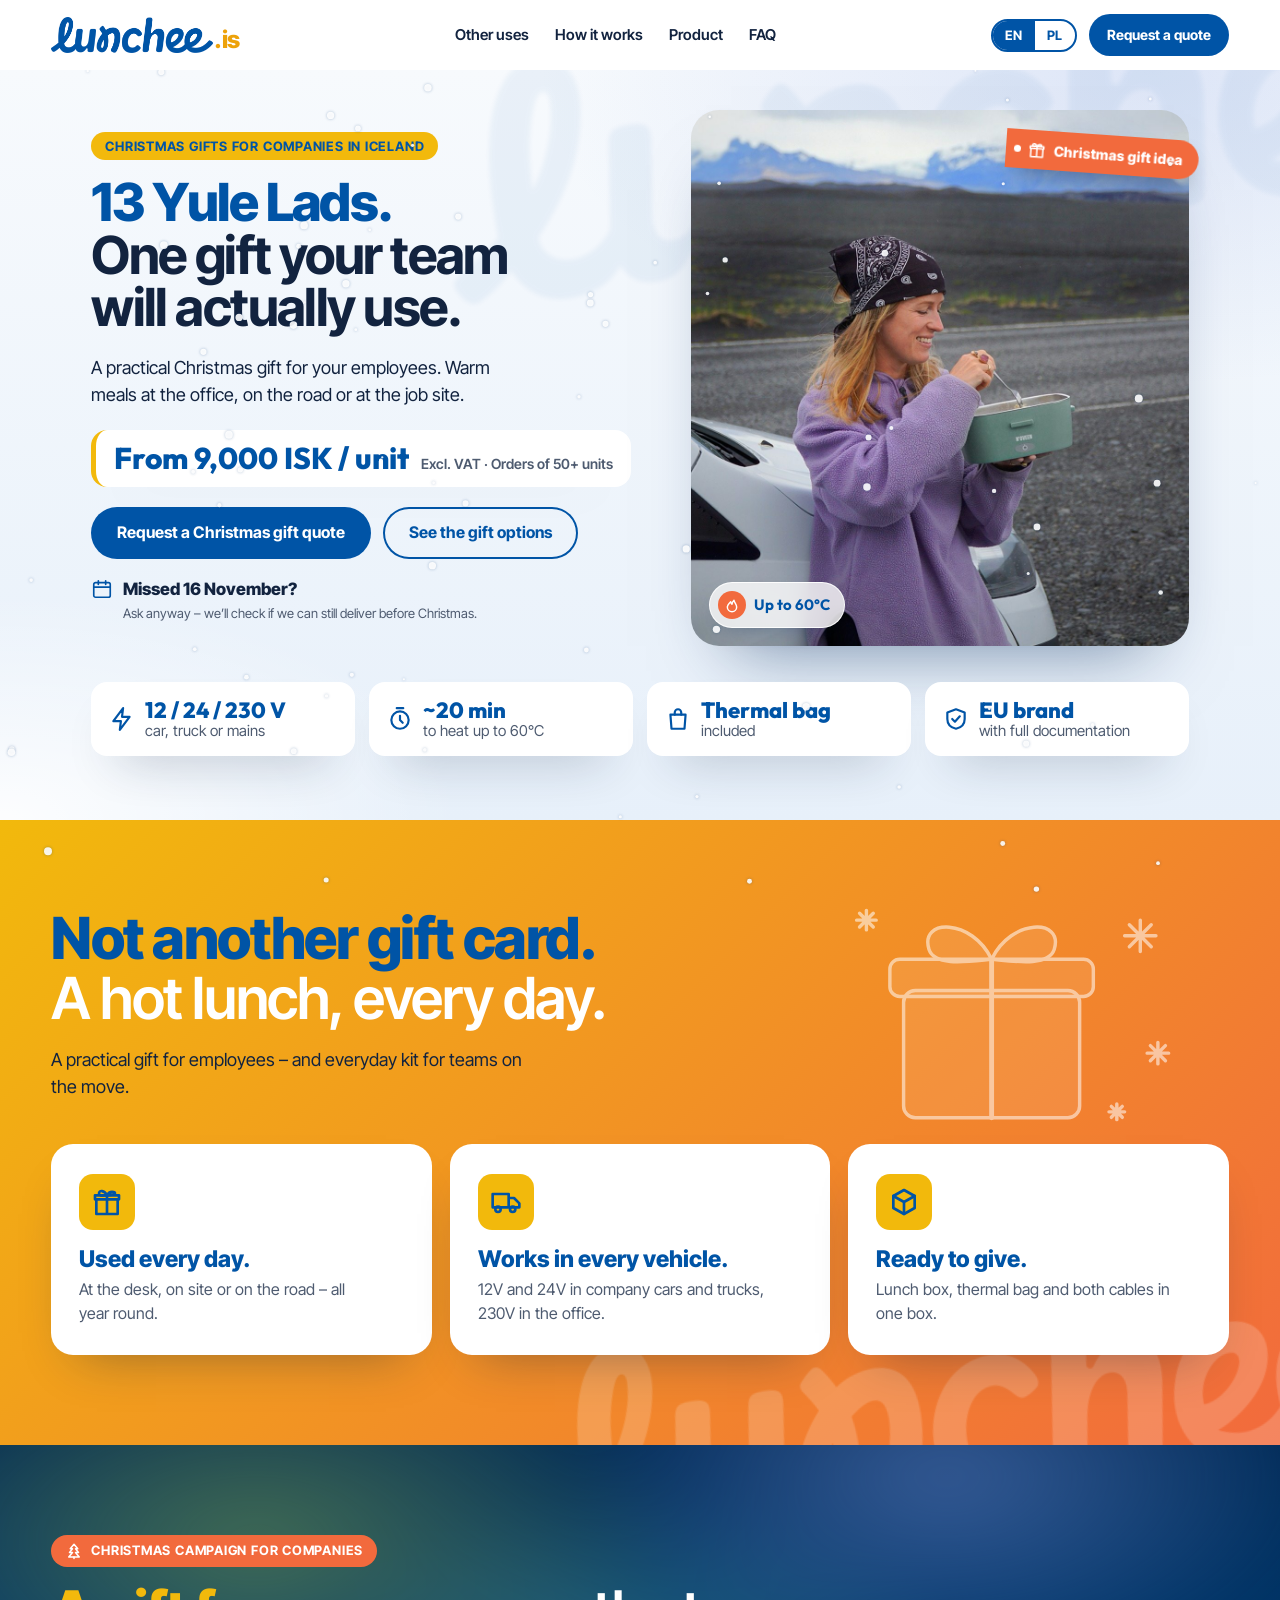
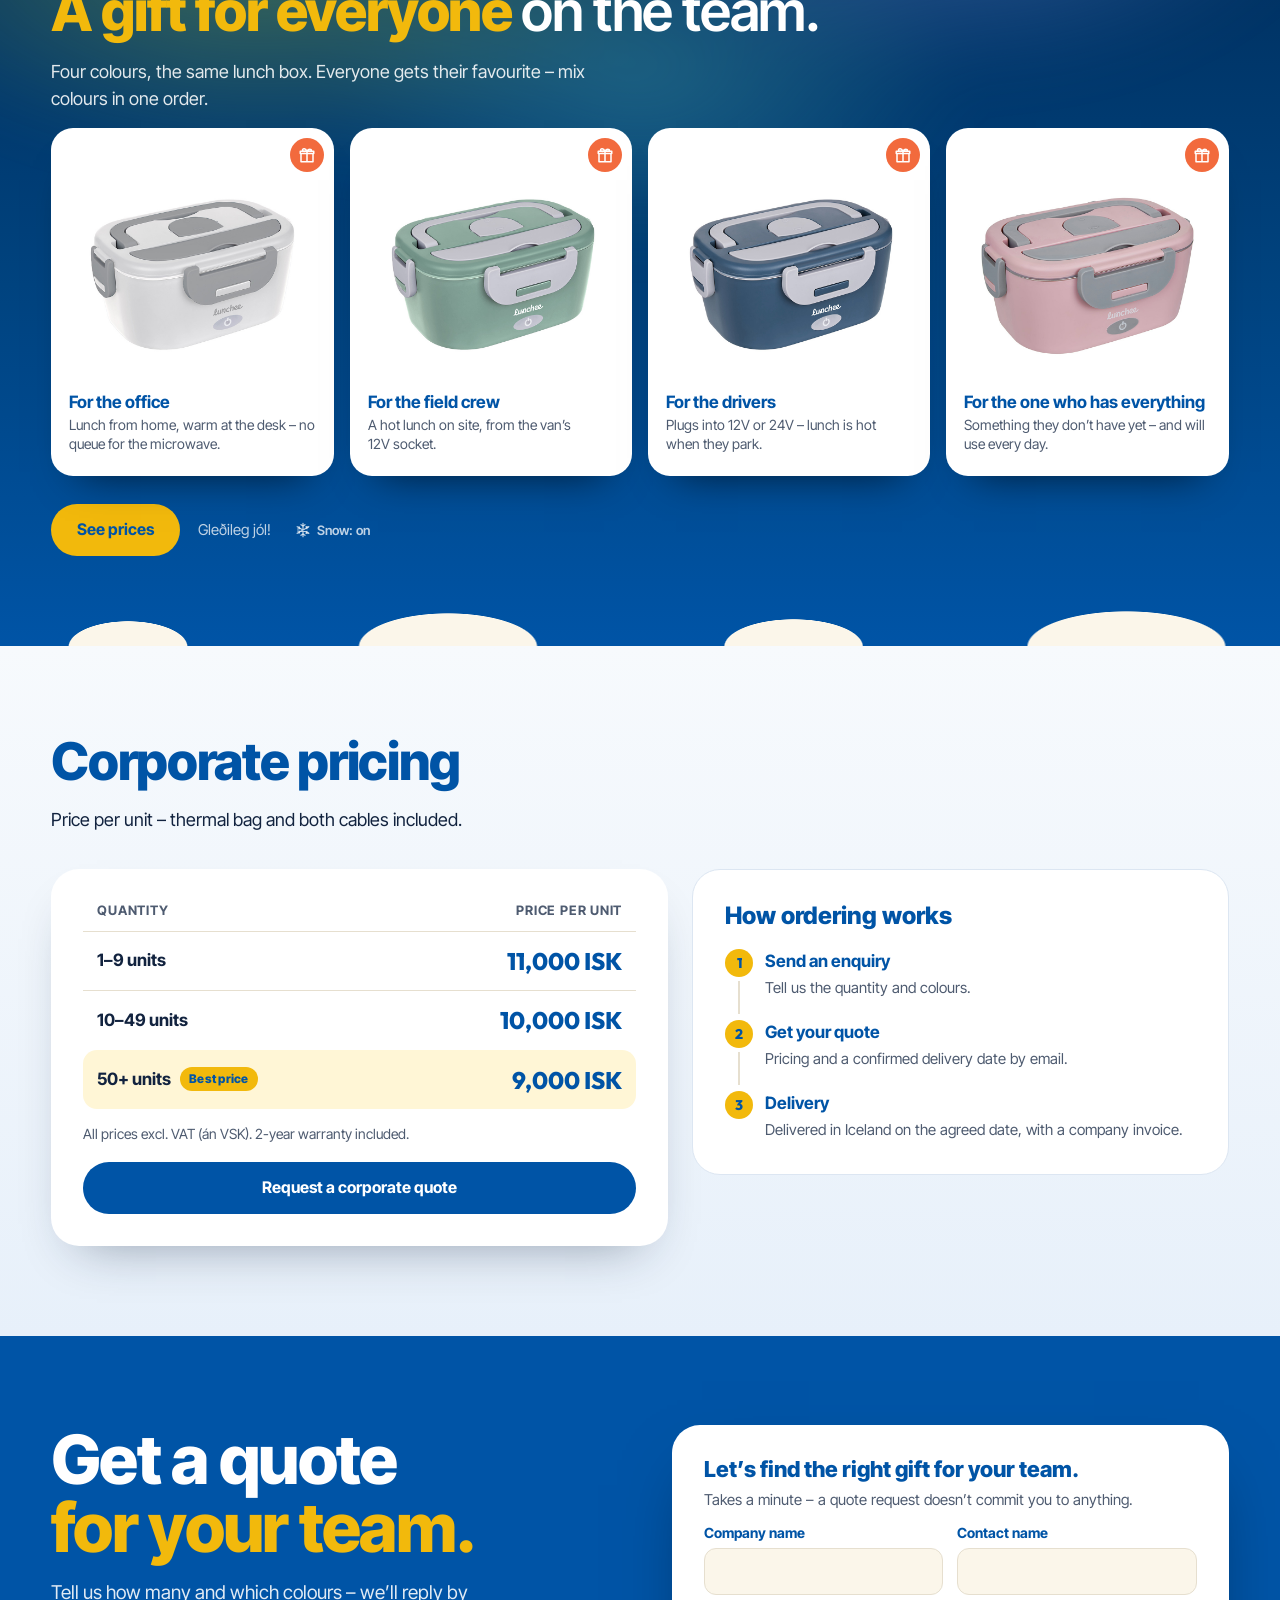
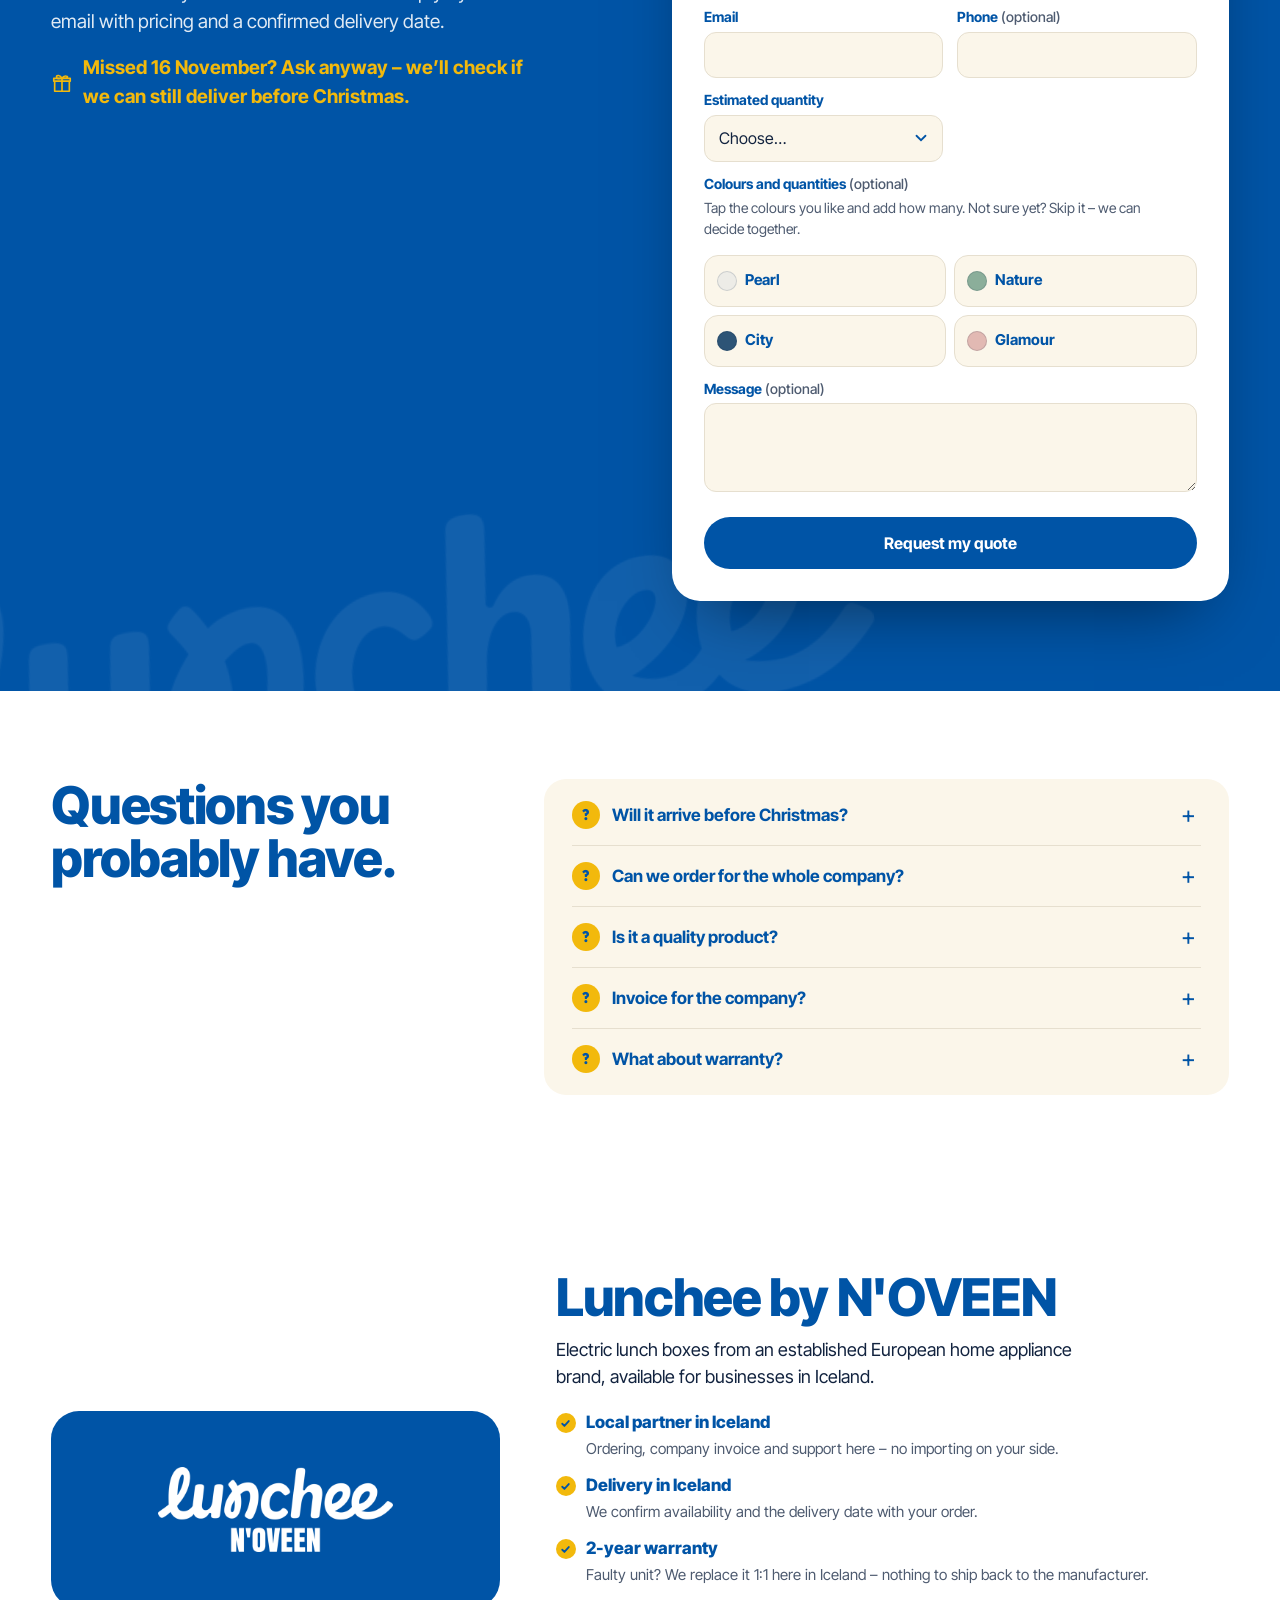
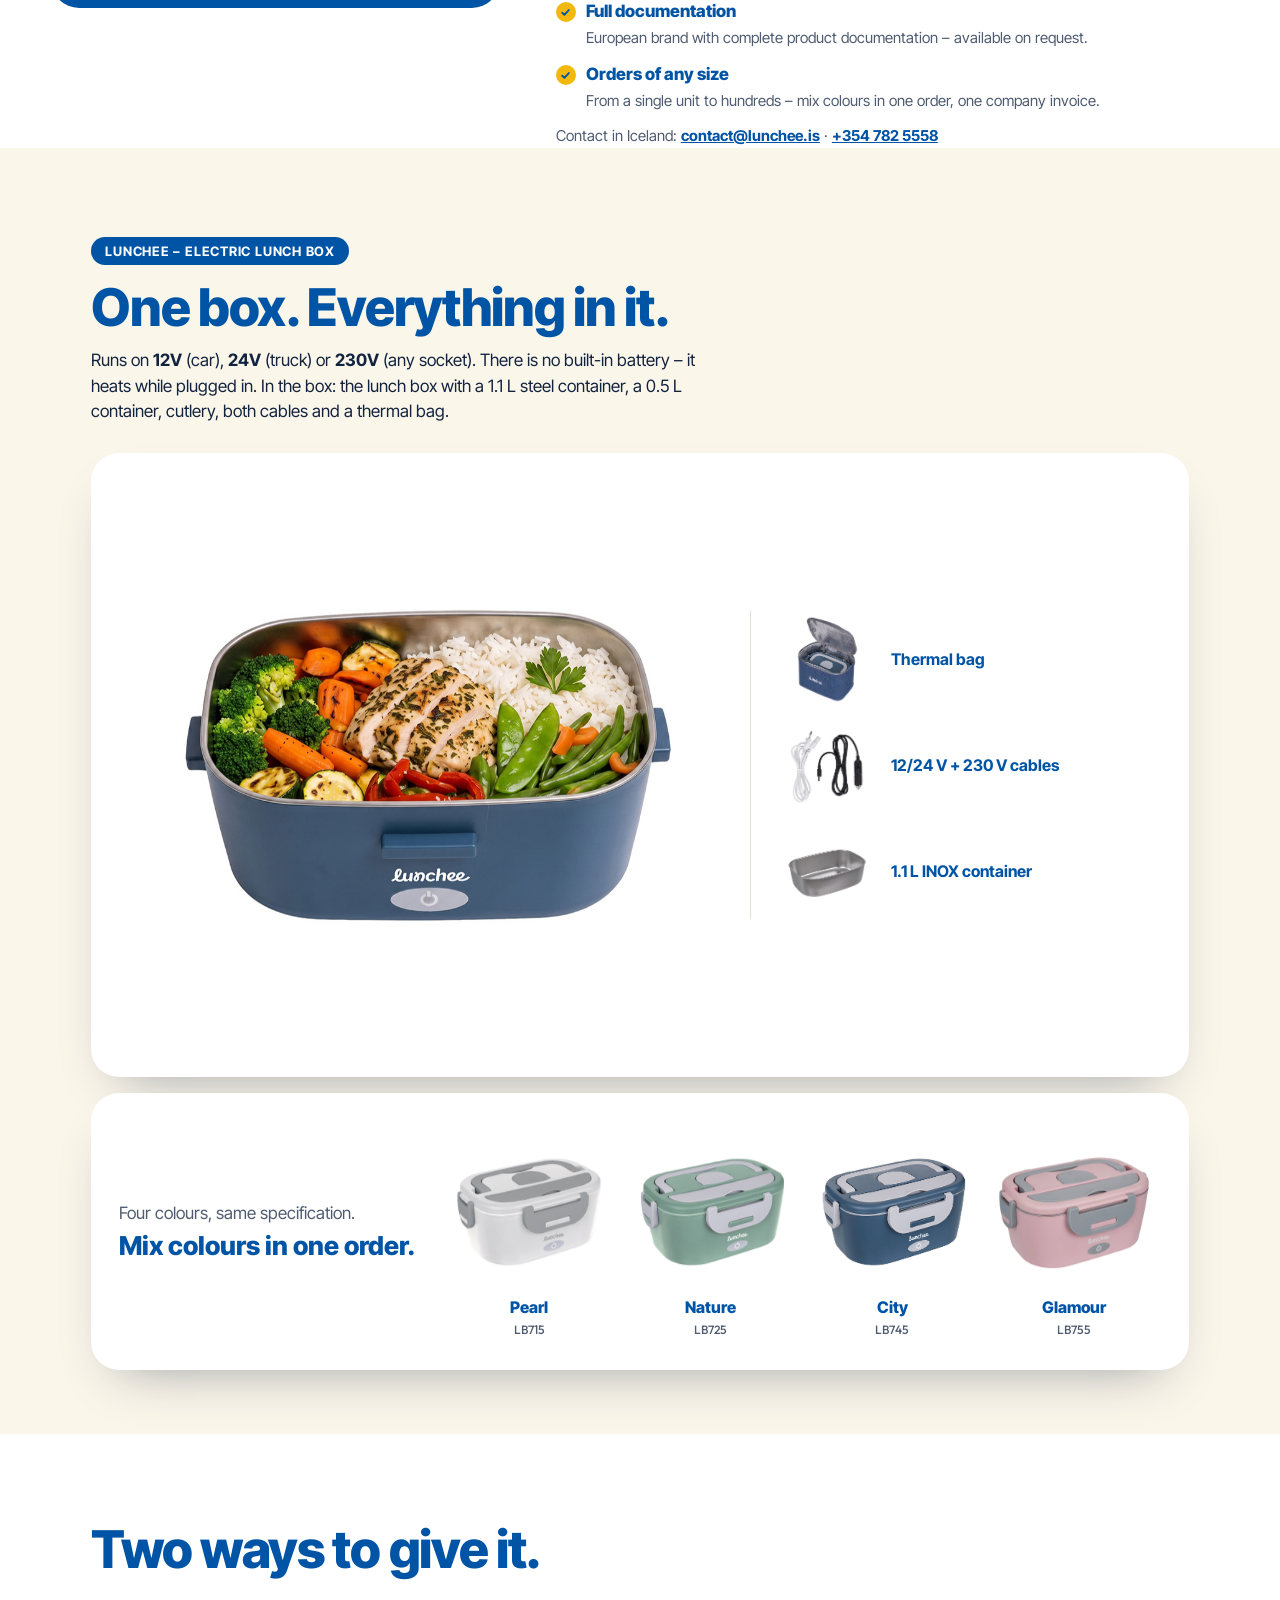
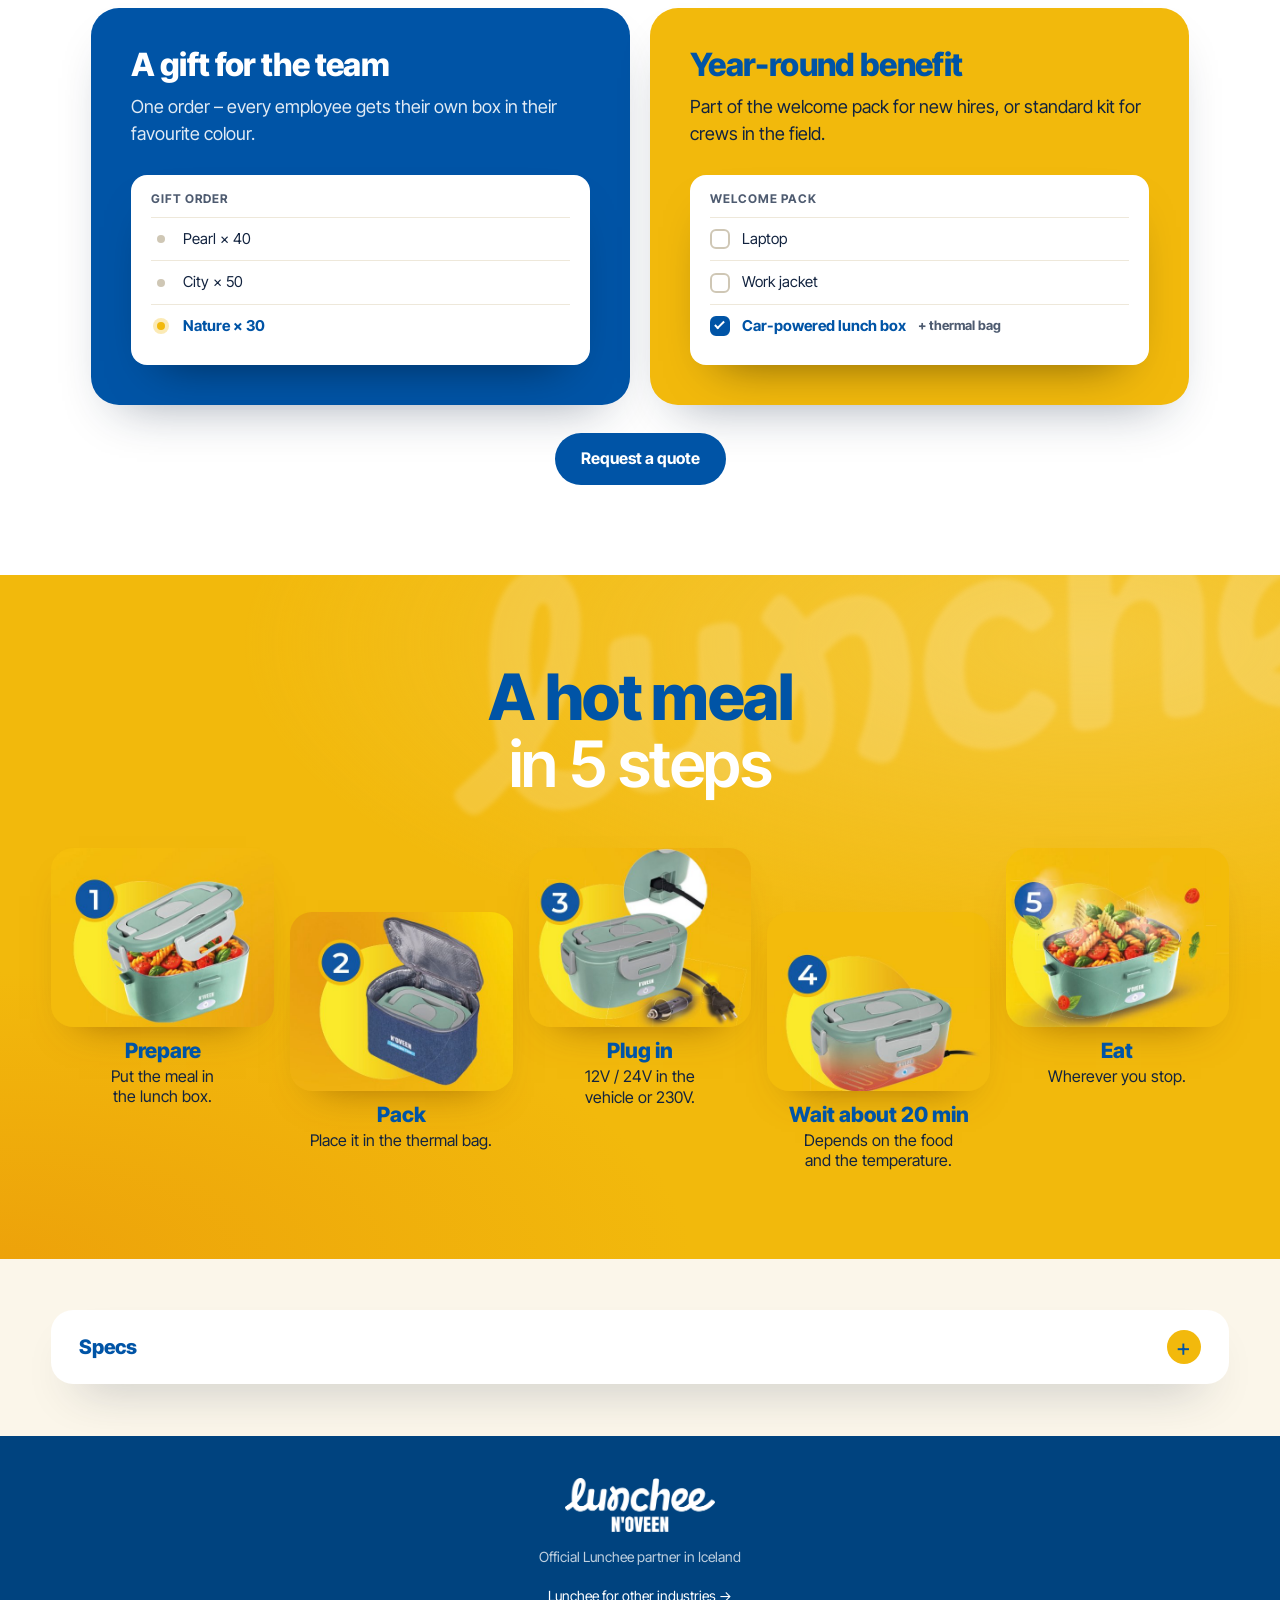
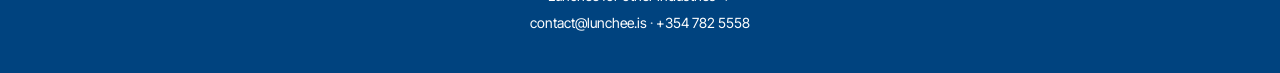
<file: companies/index.html>
<!doctype html>
<html lang="en">
<head>
<meta charset="utf-8">
<link rel="canonical" href="https://lunchee.is/companies">
<title>Lunchee – the Christmas gift for your team | Lunchee.is</title>
<meta name="description" content="13 Yule Lads. One gift your team will actually use. From 9,000 ISK per unit excl. VAT – request a quote.">
<meta property="og:type" content="website">
<meta property="og:site_name" content="Lunchee.is">
<meta property="og:title" content="Lunchee – the Christmas gift for your team">
<meta property="og:description" content="13 Yule Lads. One gift your team will actually use. From 9,000 ISK per unit excl. VAT – request a quote.">
<meta property="og:url" content="https://lunchee.is/companies">
<meta property="og:image" content="https://lunchee.is/assets/img/og-companies.jpg">
<meta property="og:image:width" content="1200">
<meta property="og:image:height" content="630">
<meta name="twitter:card" content="summary_large_image">
<link rel="icon" href="../assets/img/favicon.svg" type="image/svg+xml">
<script>var q = location.search ? '&' + location.search.slice(1) : ''; location.replace('../?for=companies' + q + location.hash);</script>
</head>
<body><a href="../?for=companies">Lunchee Iceland</a></body>
</html>
</file>
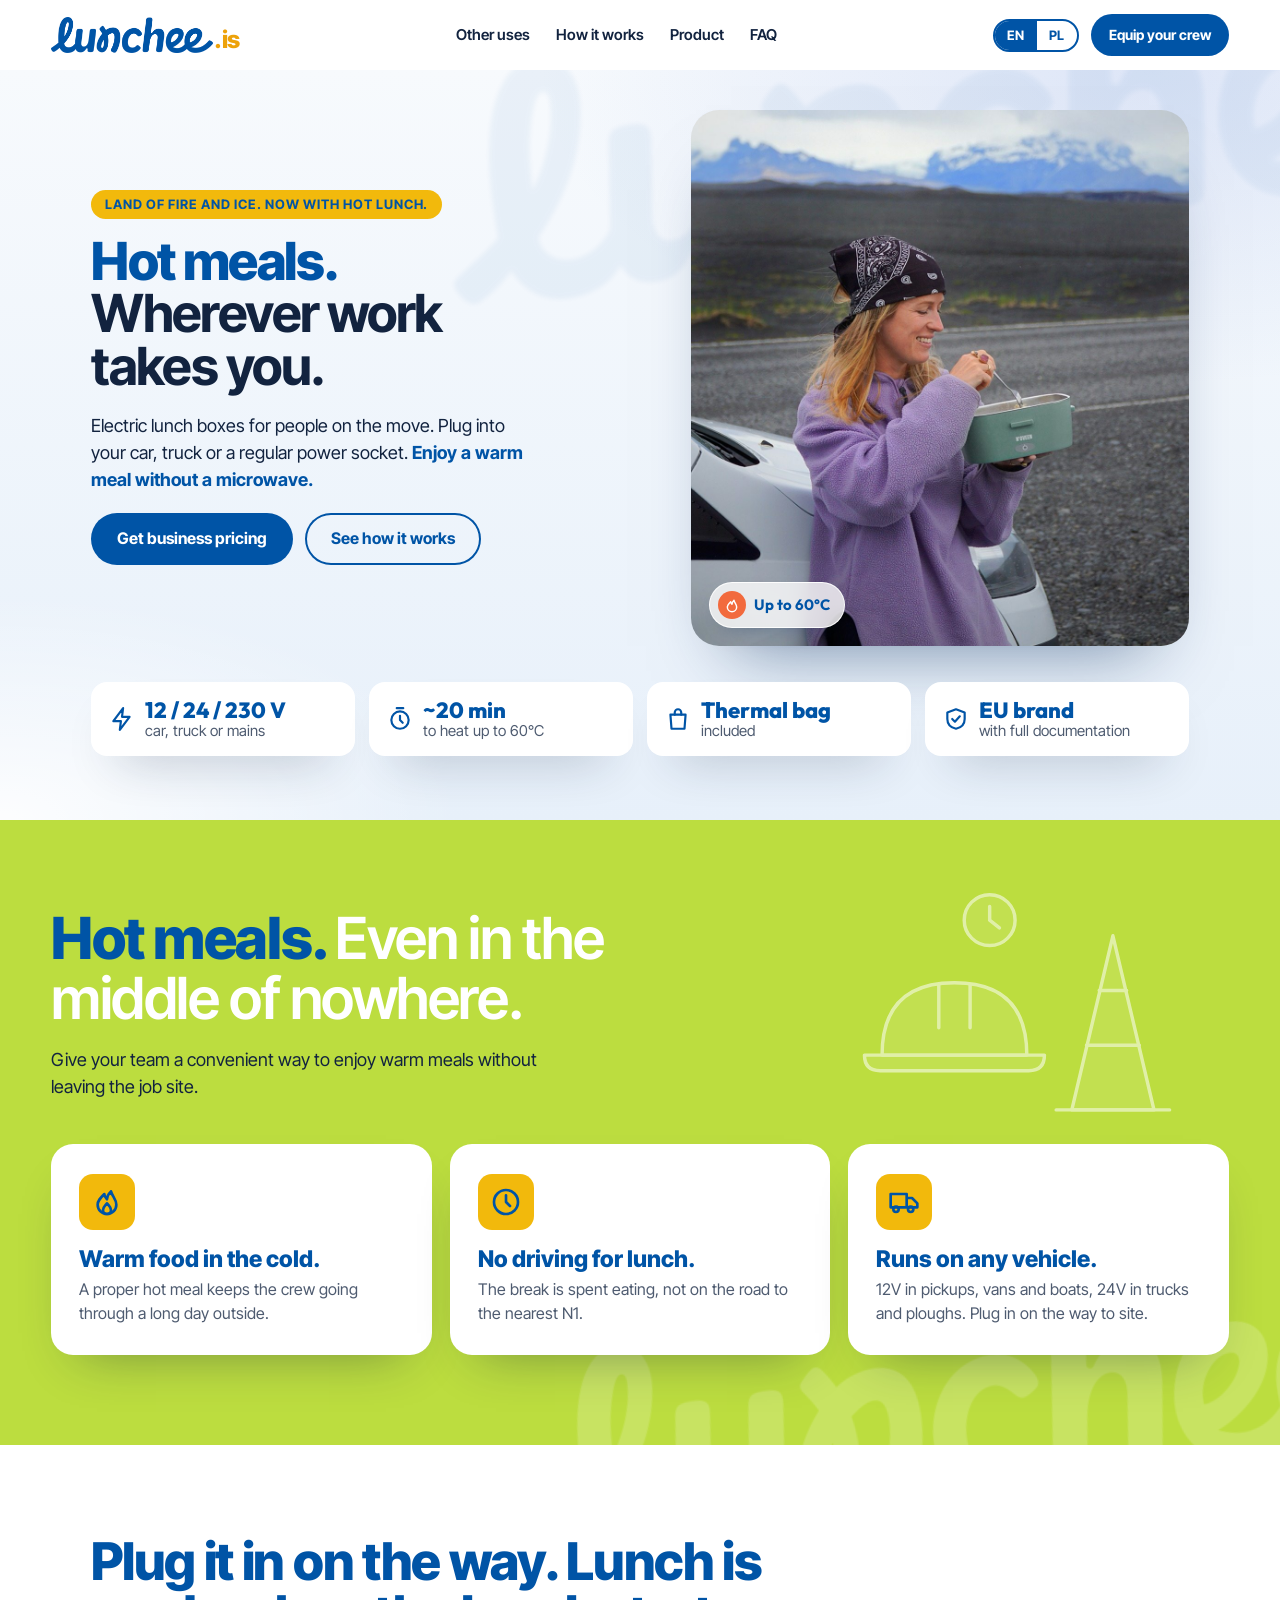
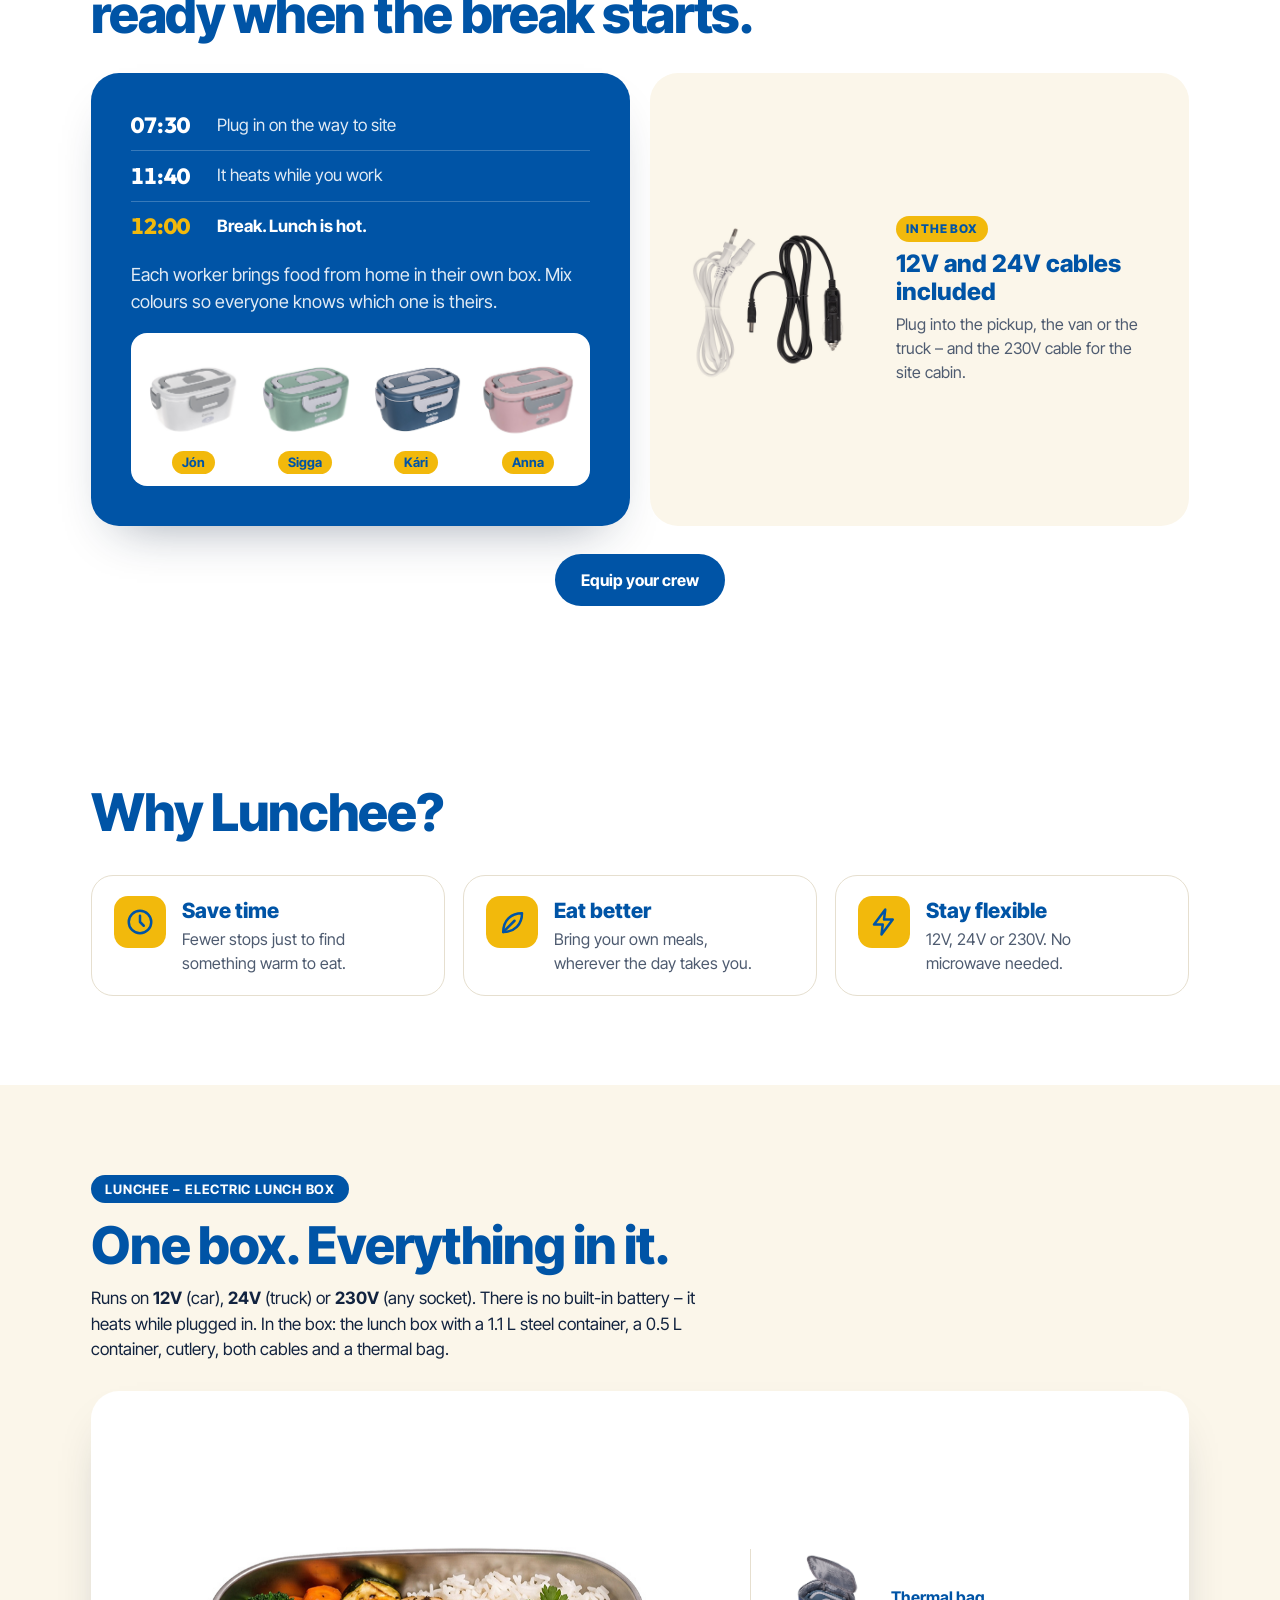
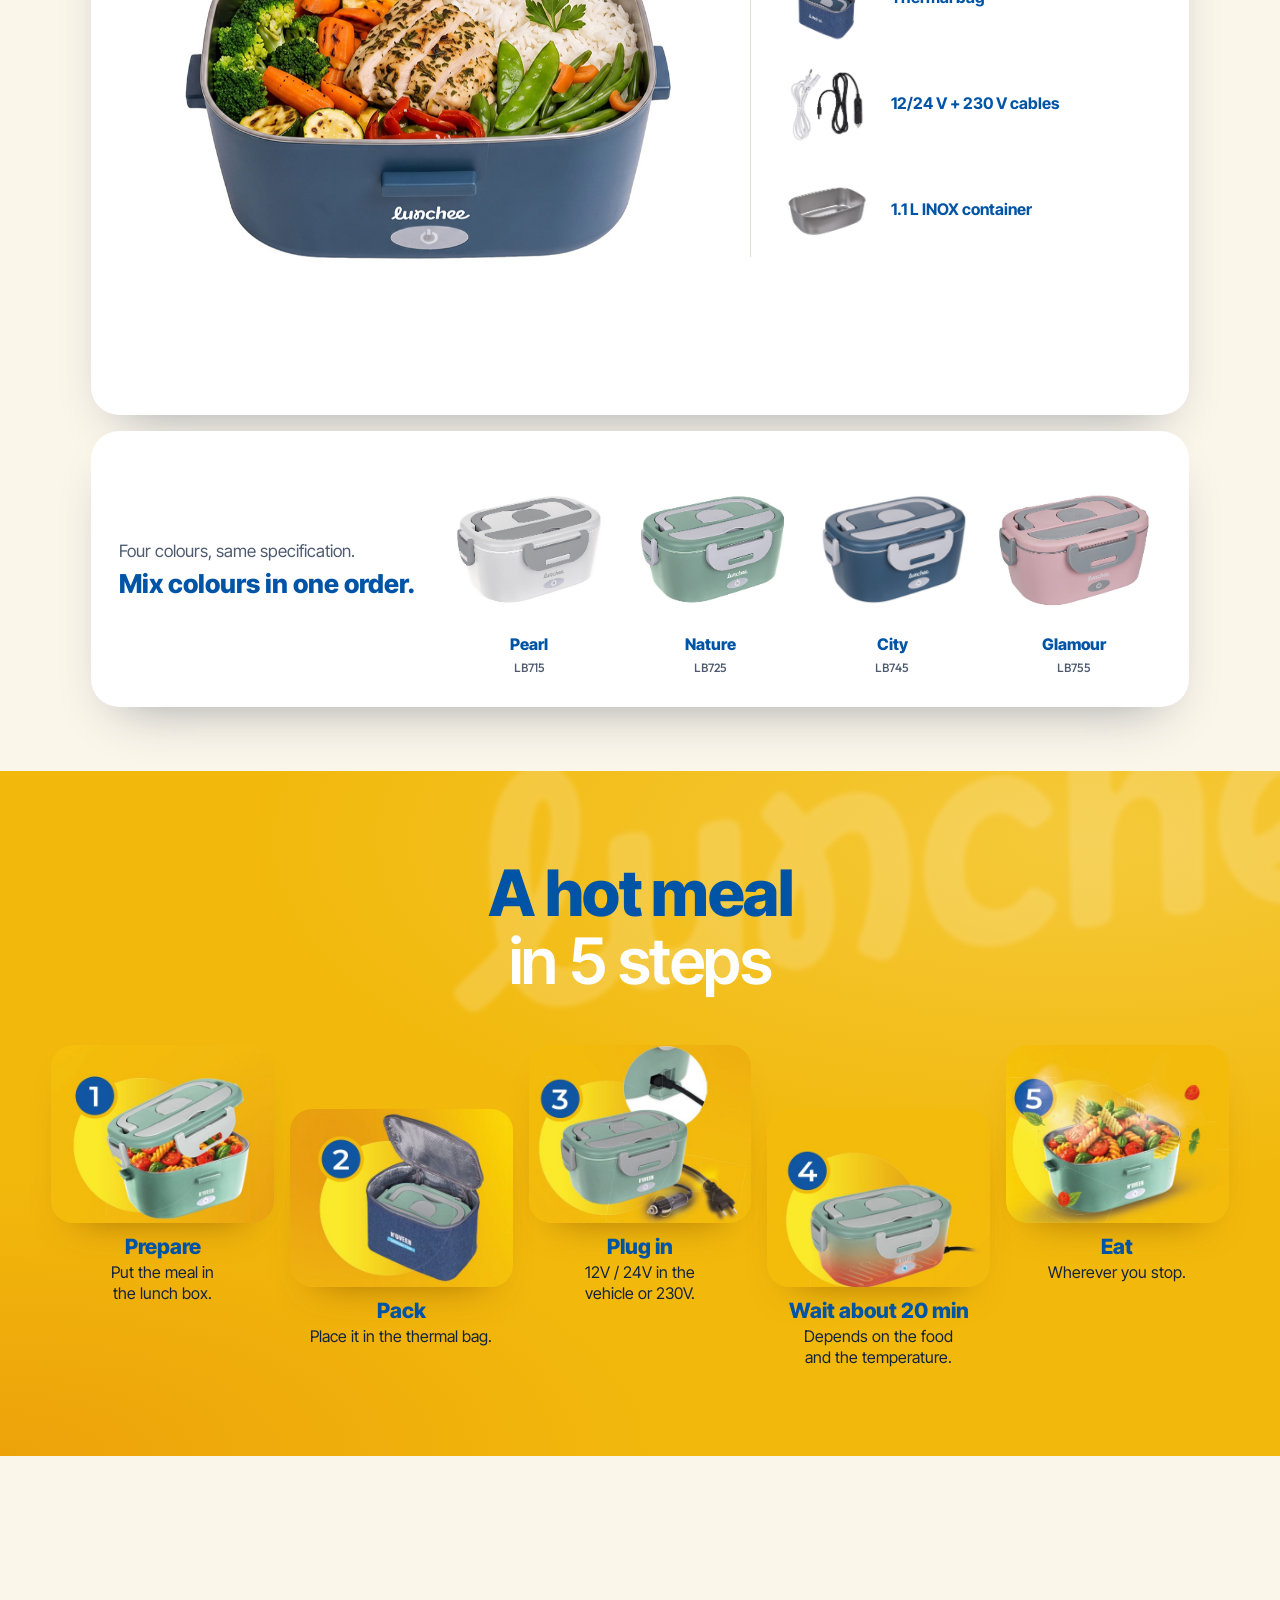
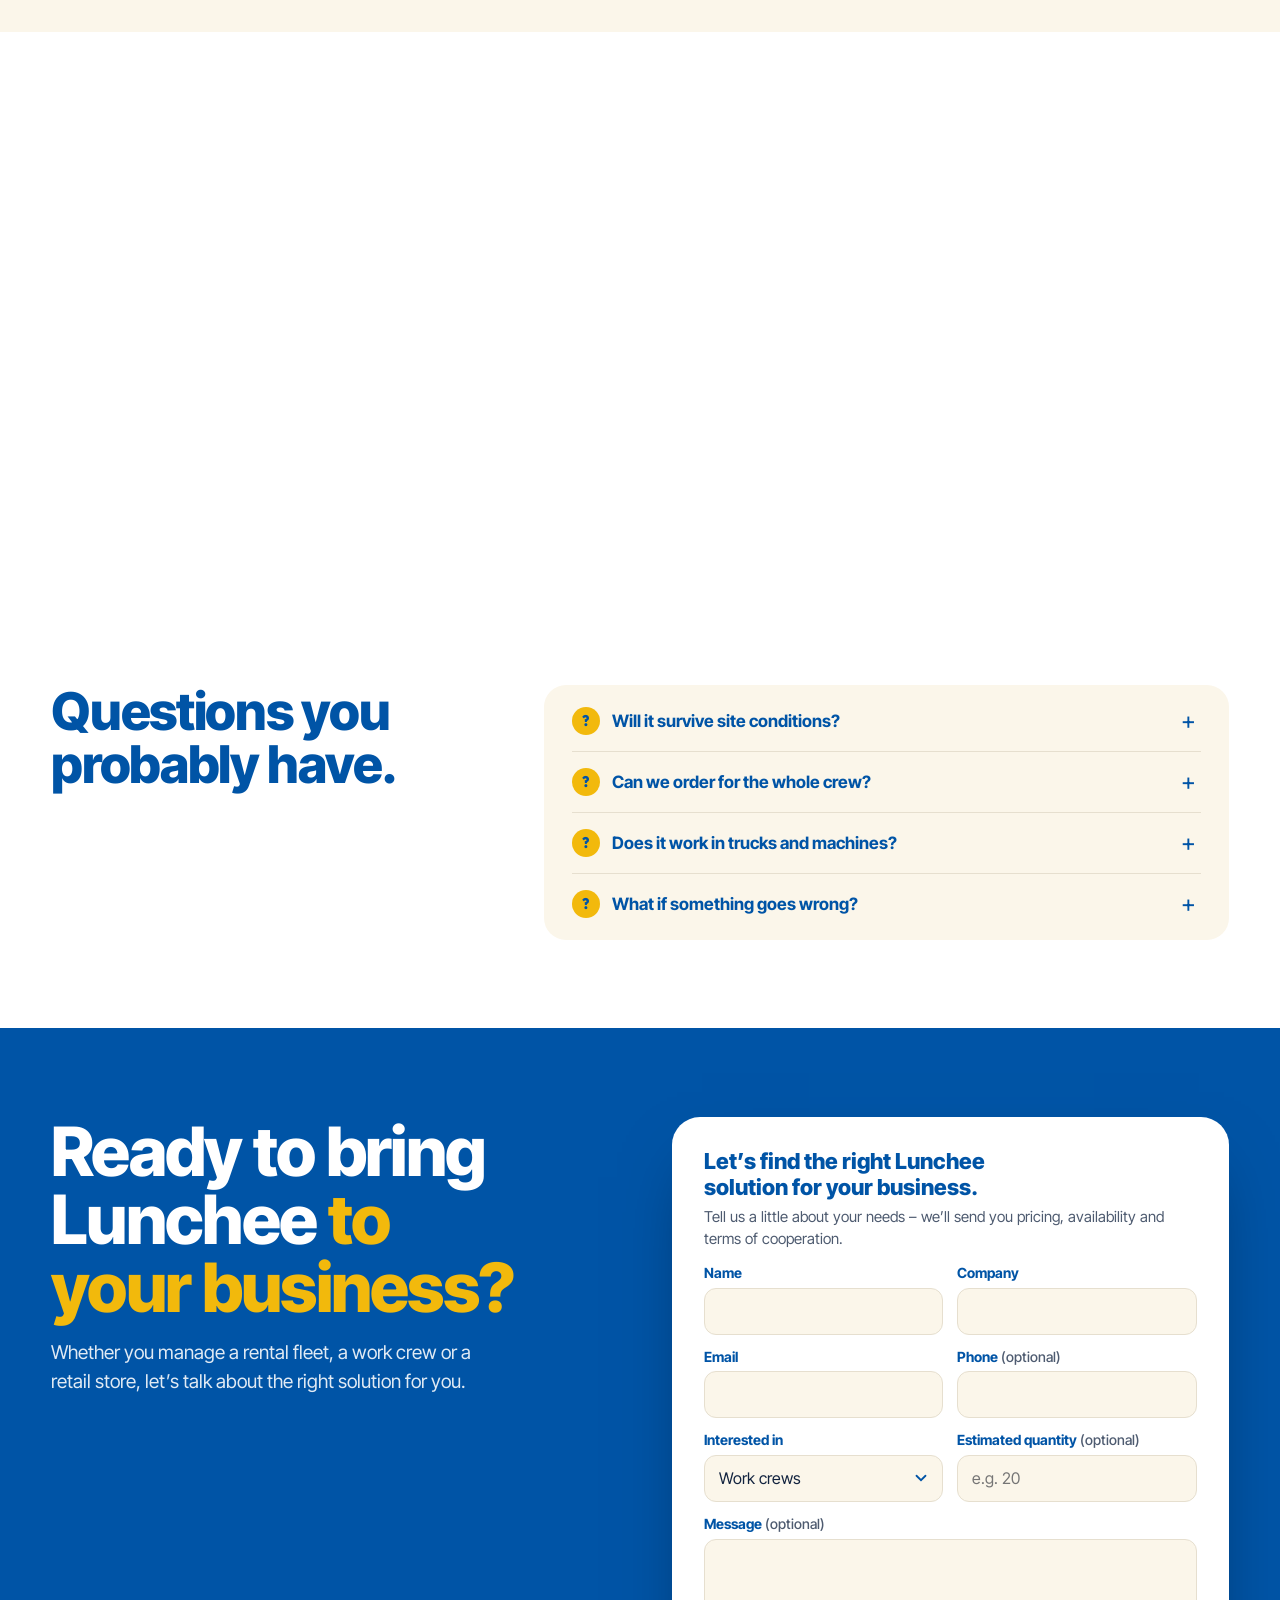
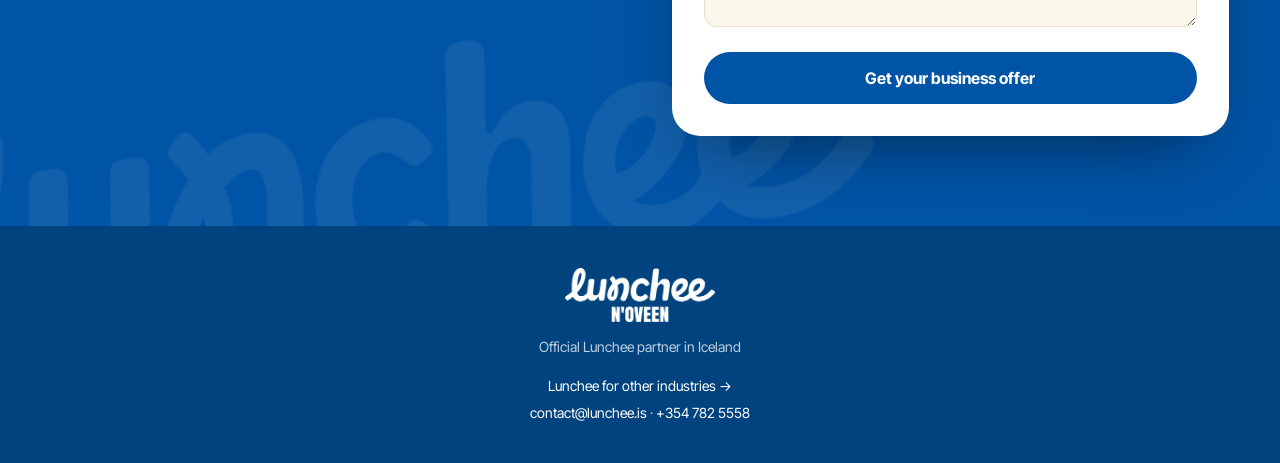
<file: crews/index.html>
<!doctype html>
<html lang="en">
<head>
<meta charset="utf-8">
<link rel="canonical" href="https://lunchee.is/crews">
<title>Lunchee for work crews – hot meals, even in the middle of nowhere | Lunchee.is</title>
<meta name="description" content="Give your team a convenient way to enjoy warm meals without leaving the job site. Runs on 12V, 24V and 230V.">
<meta property="og:type" content="website">
<meta property="og:site_name" content="Lunchee.is">
<meta property="og:title" content="Lunchee for work crews – hot meals, even in the middle of nowhere">
<meta property="og:description" content="Give your team a convenient way to enjoy warm meals without leaving the job site. Runs on 12V, 24V and 230V.">
<meta property="og:url" content="https://lunchee.is/crews">
<meta property="og:image" content="https://lunchee.is/assets/img/og-default.jpg">
<meta property="og:image:width" content="1200">
<meta property="og:image:height" content="630">
<meta name="twitter:card" content="summary_large_image">
<link rel="icon" href="../assets/img/favicon.svg" type="image/svg+xml">
<script>var q = location.search ? '&' + location.search.slice(1) : ''; location.replace('../?for=crews' + q + location.hash);</script>
</head>
<body><a href="../?for=crews">Lunchee Iceland</a></body>
</html>
</file>
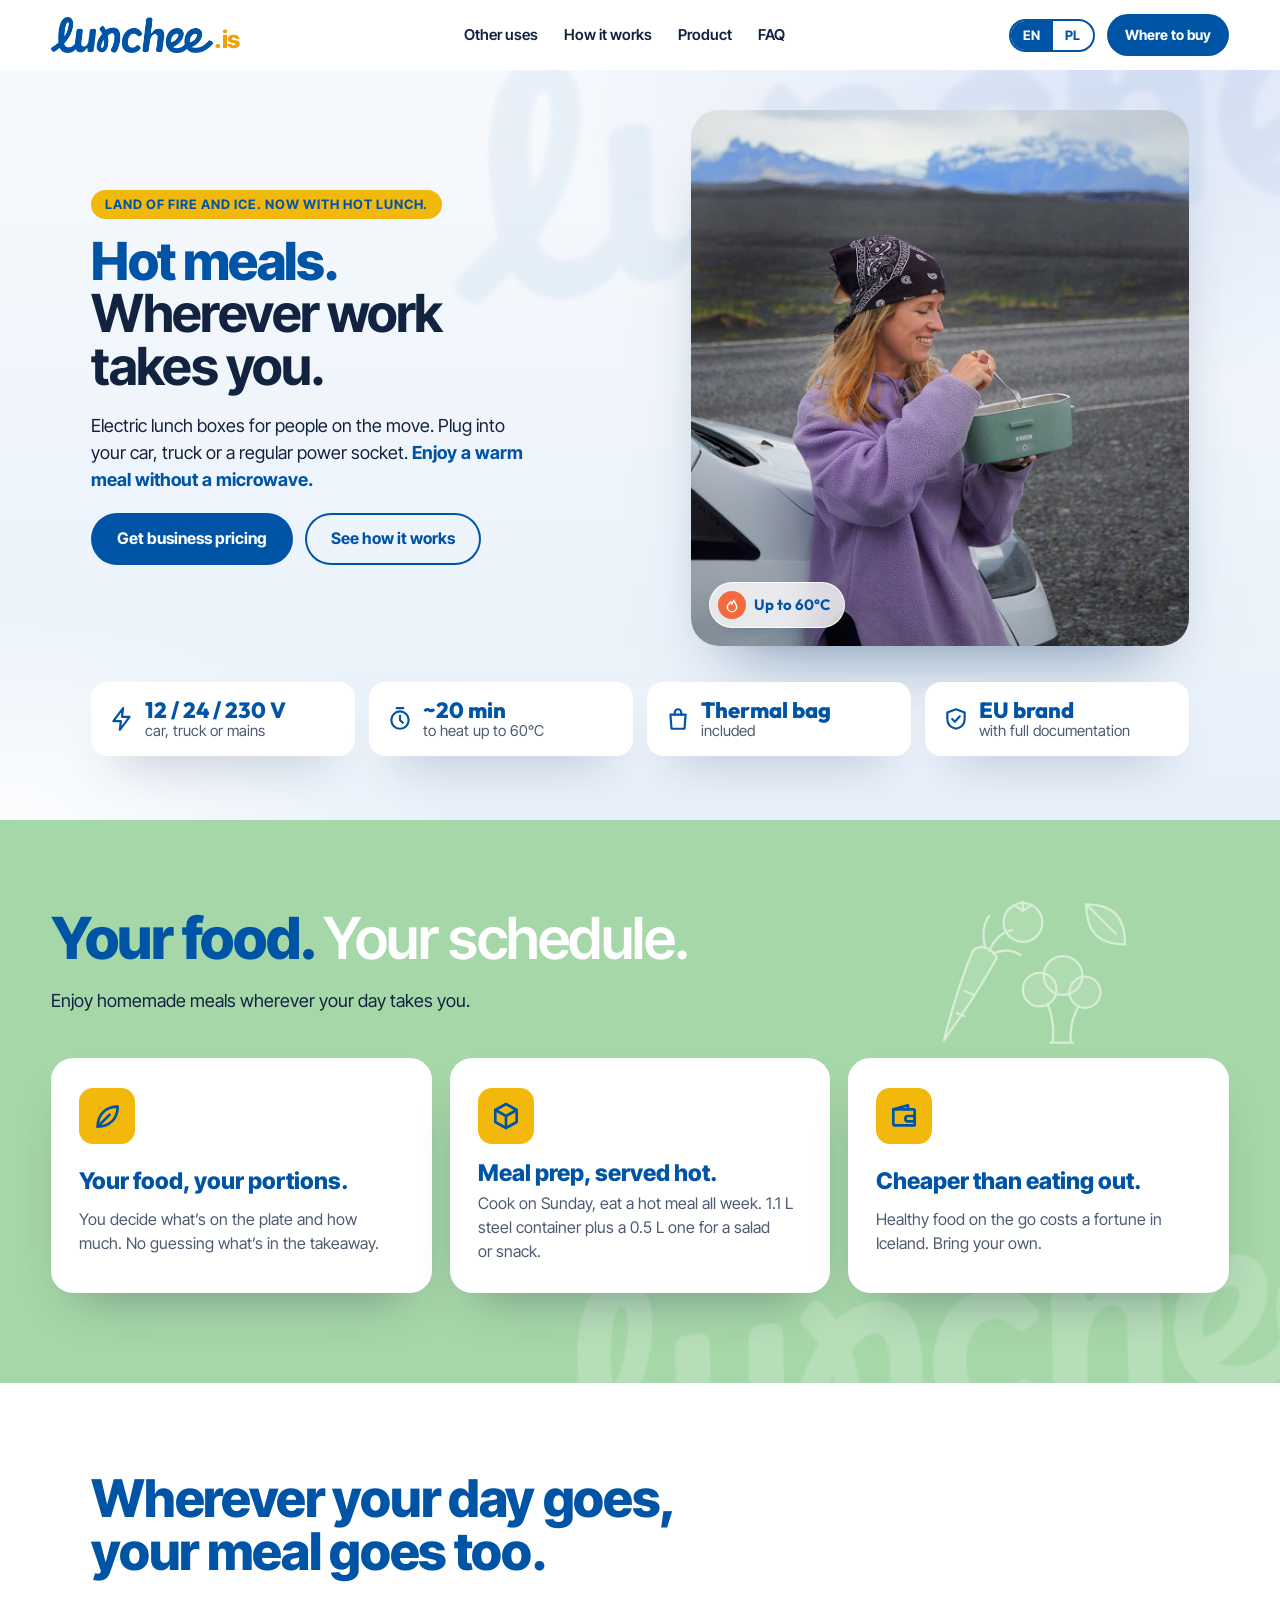
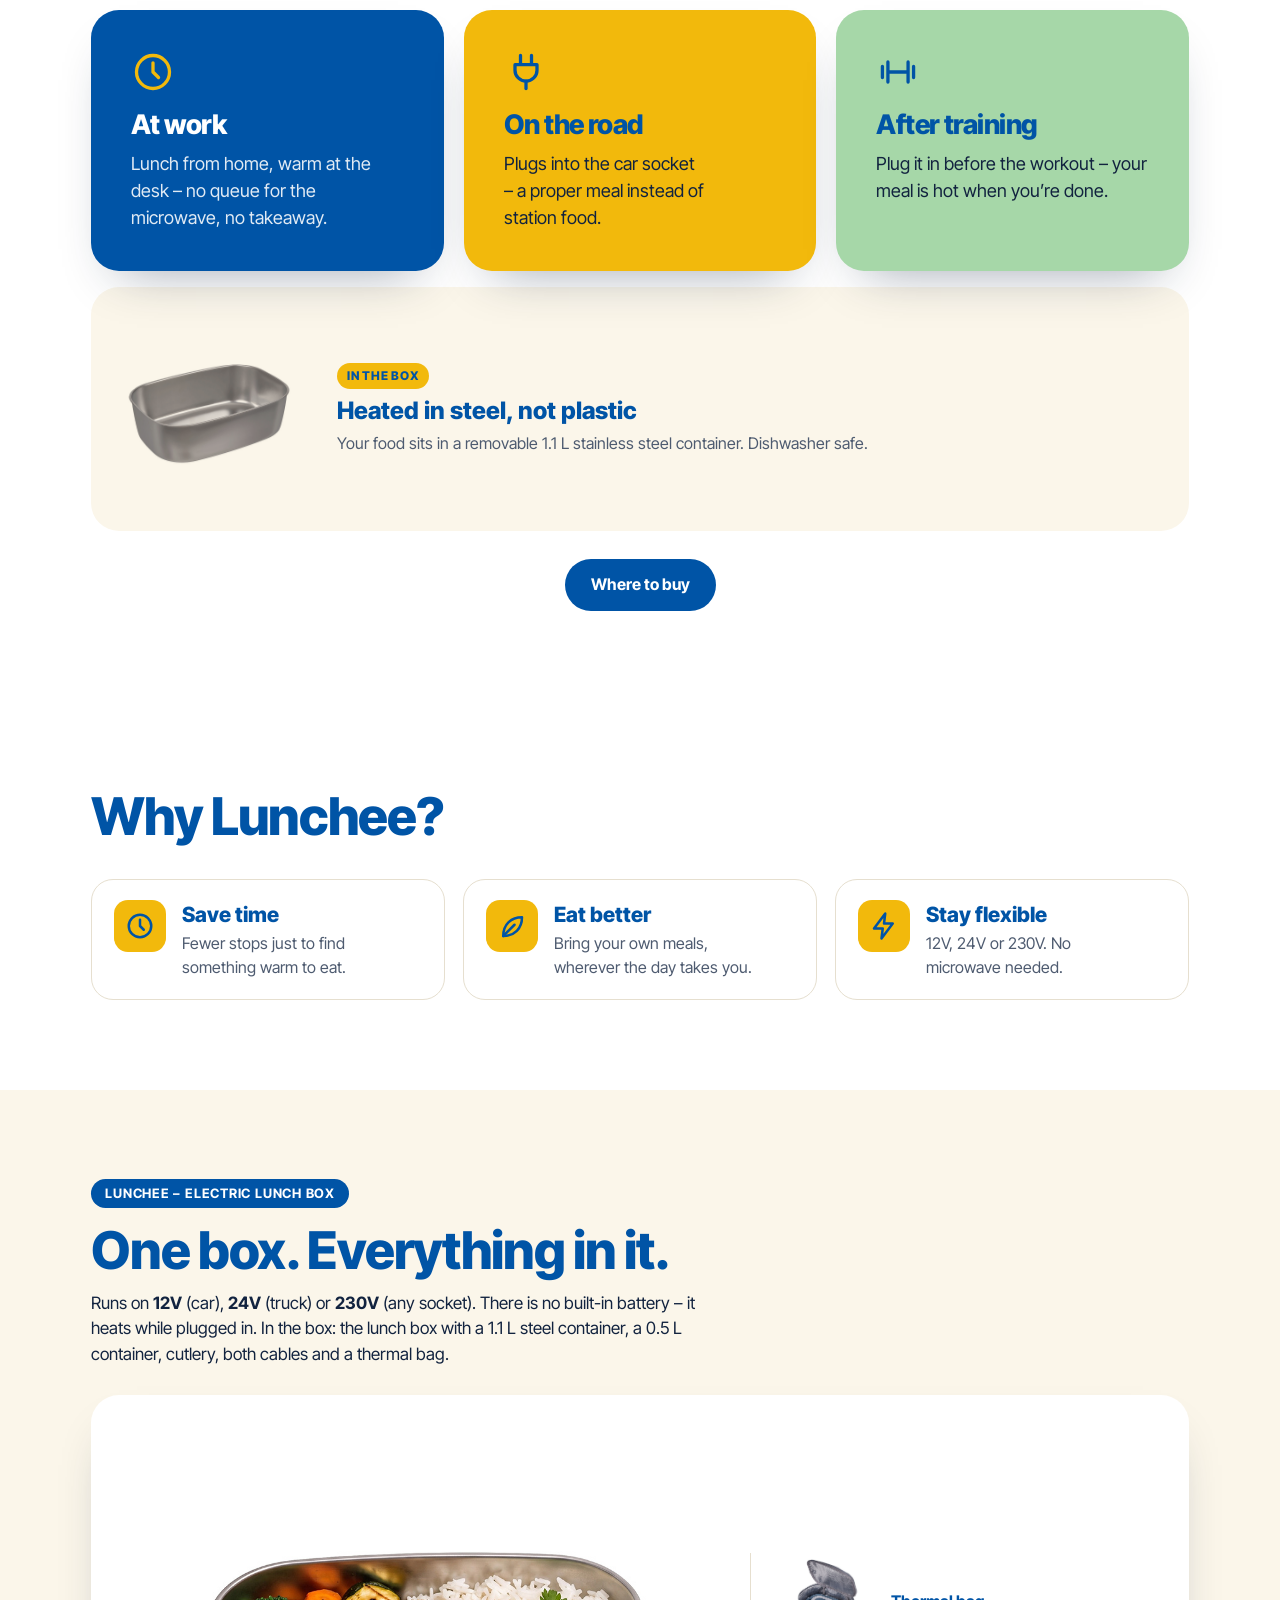
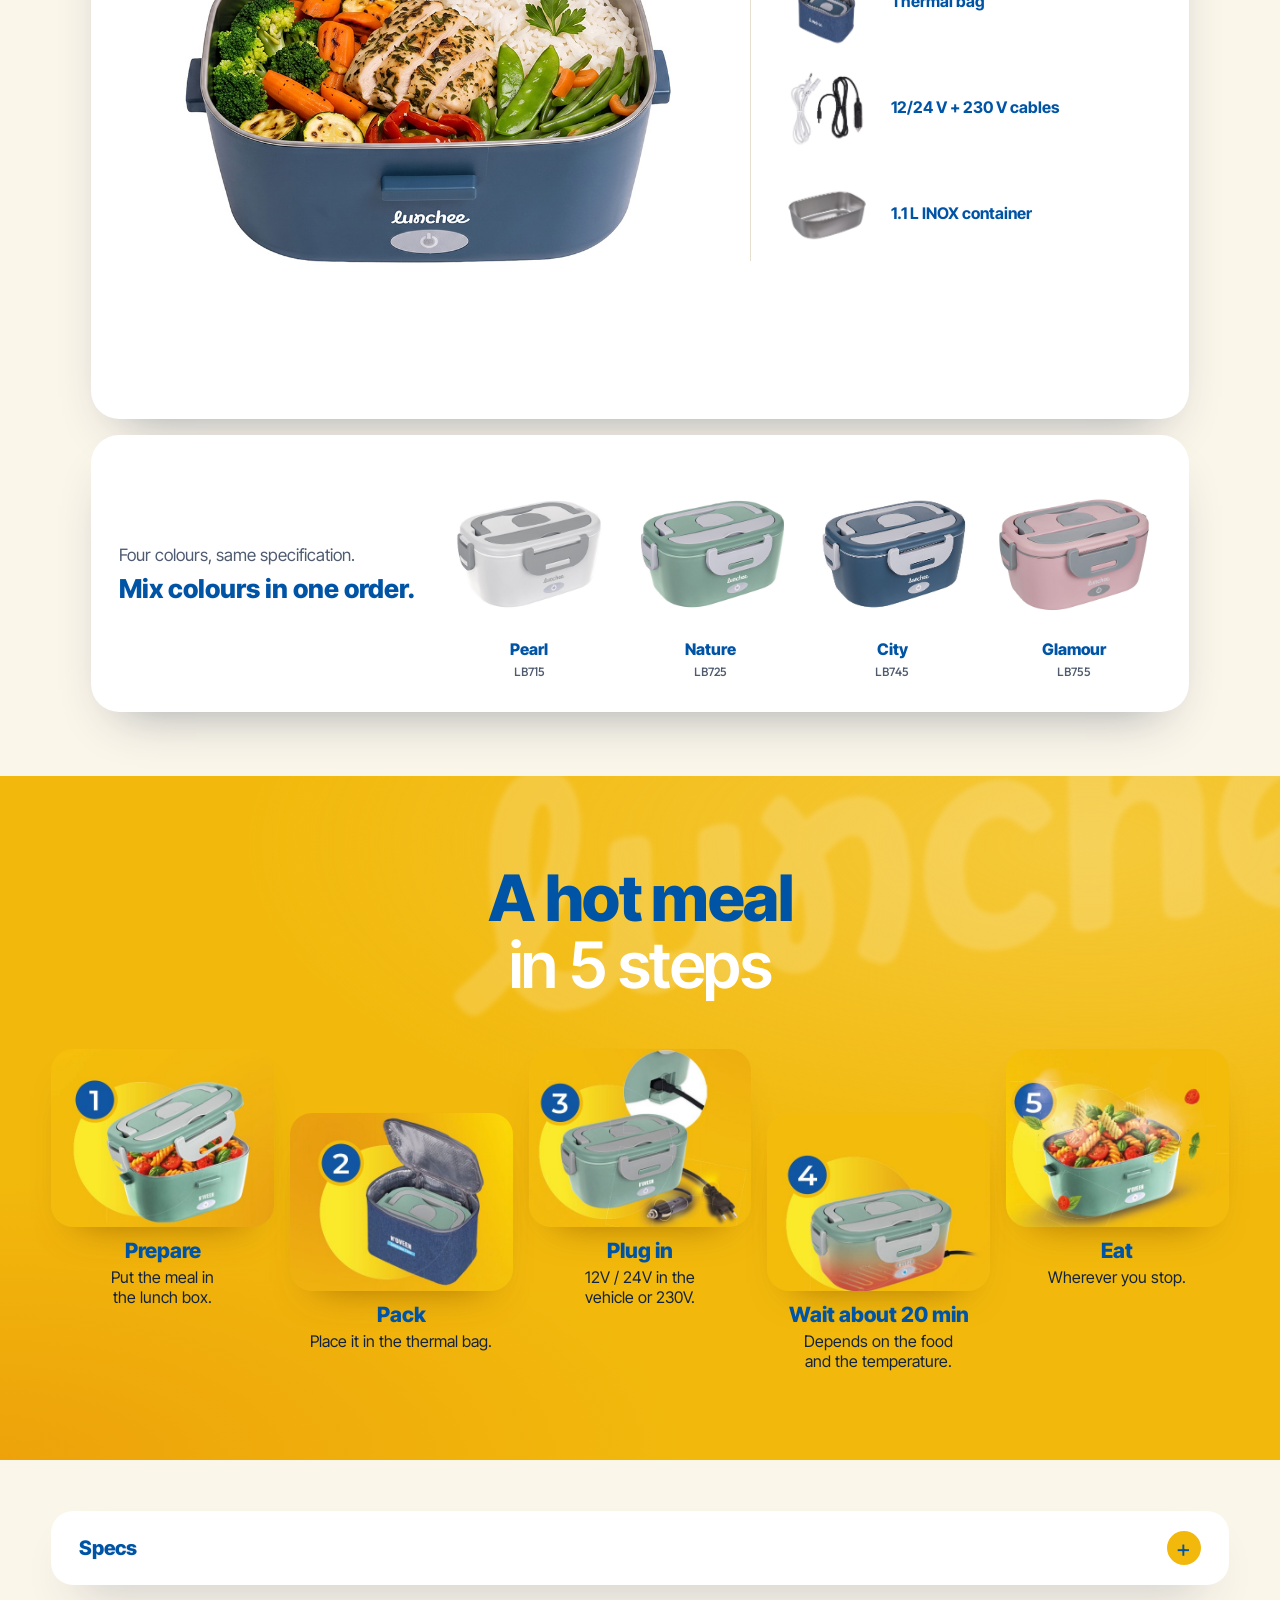
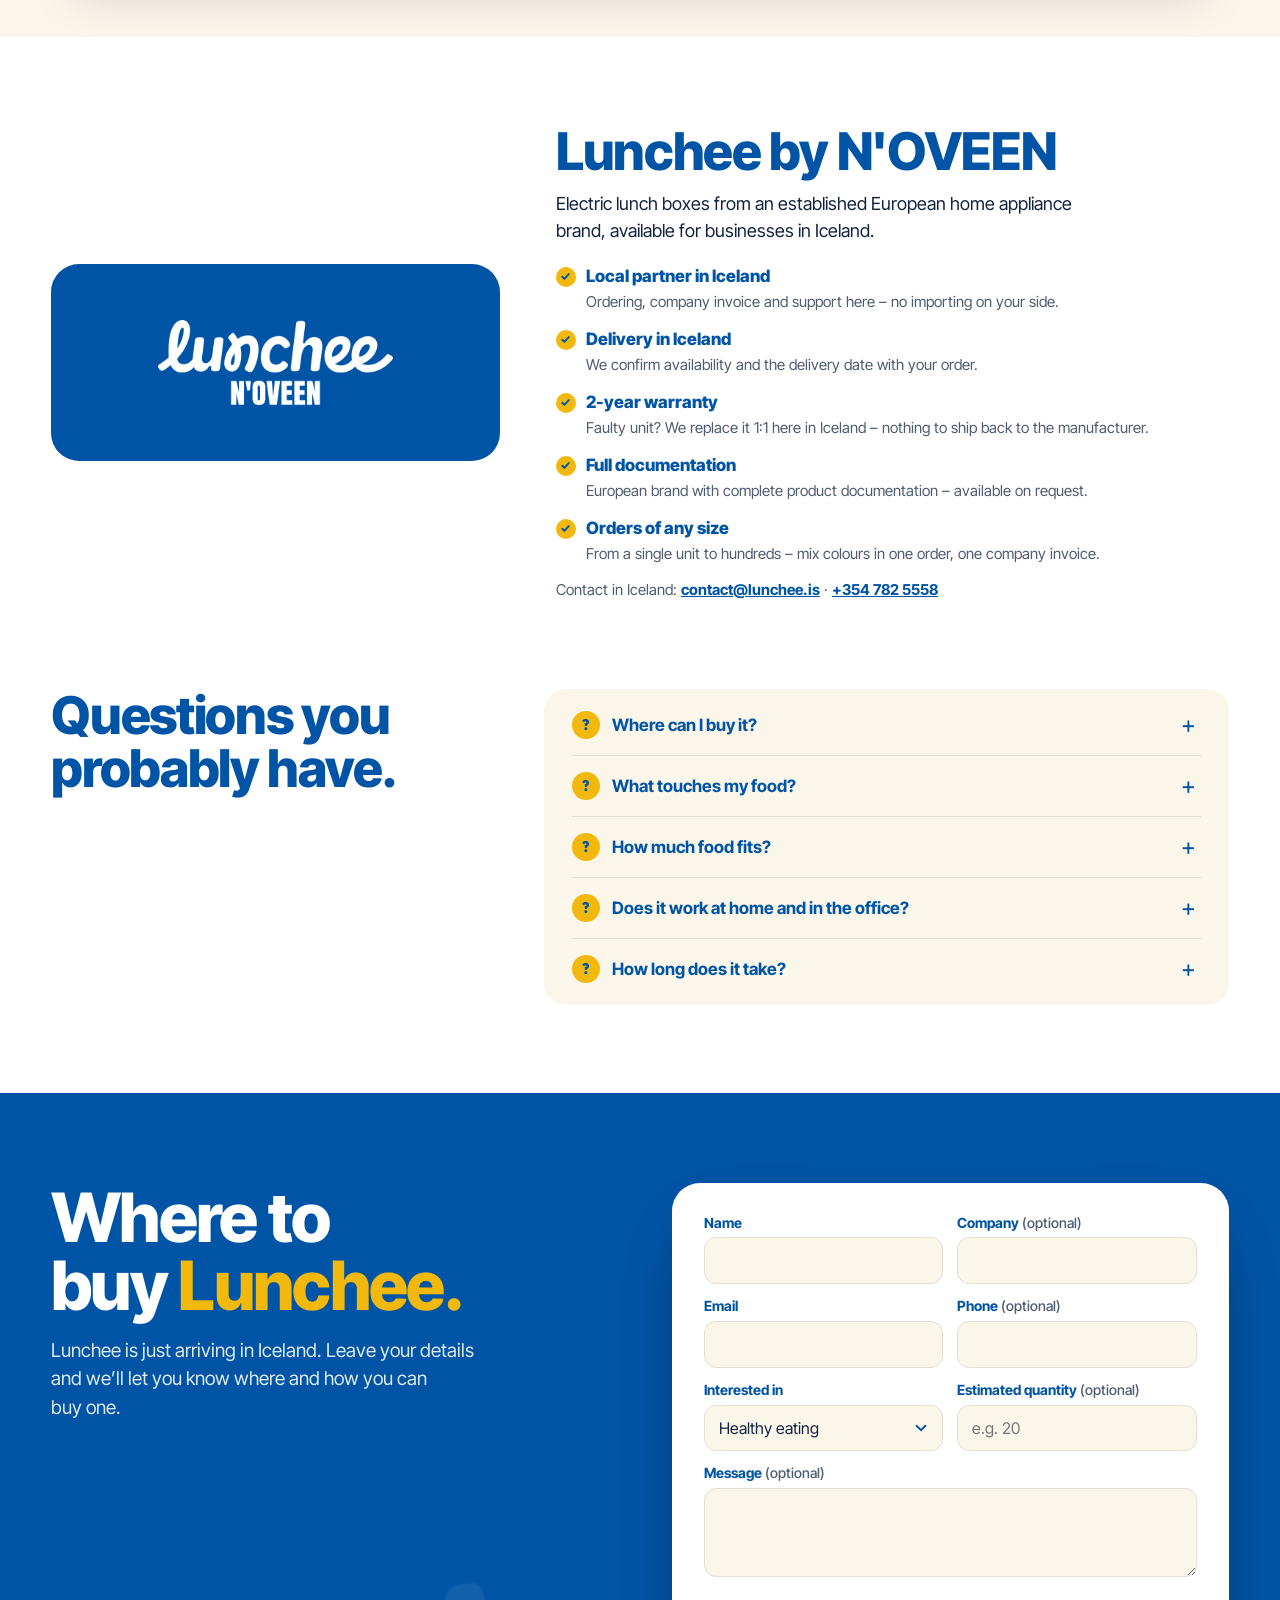
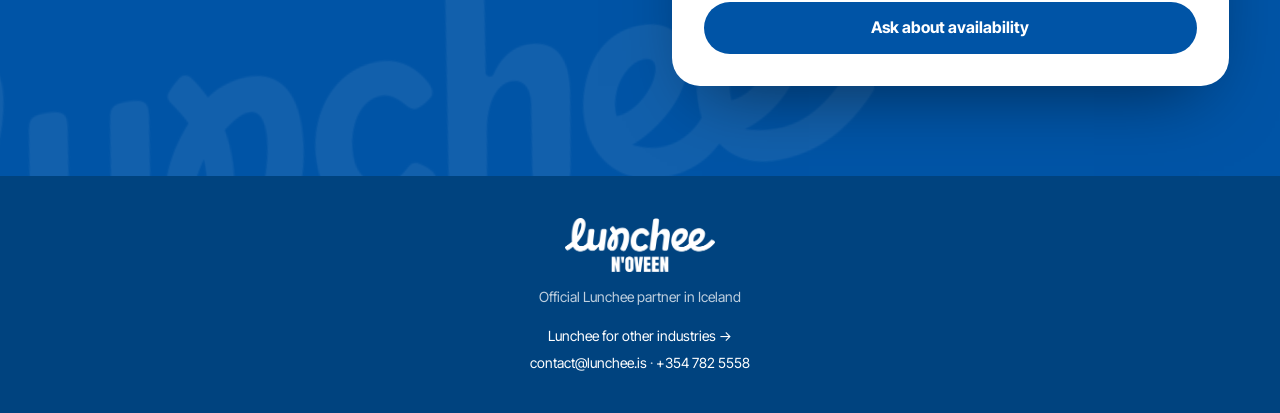
<file: diet/index.html>
<!doctype html>
<html lang="en">
<head>
<meta charset="utf-8">
<link rel="canonical" href="https://lunchee.is/diet">
<title>Lunchee – your food, your schedule | Lunchee.is</title>
<meta name="description" content="Enjoy homemade meals wherever your day takes you. Electric lunch box with a stainless steel container.">
<meta property="og:type" content="website">
<meta property="og:site_name" content="Lunchee.is">
<meta property="og:title" content="Lunchee – your food, your schedule">
<meta property="og:description" content="Enjoy homemade meals wherever your day takes you. Electric lunch box with a stainless steel container.">
<meta property="og:url" content="https://lunchee.is/diet">
<meta property="og:image" content="https://lunchee.is/assets/img/og-default.jpg">
<meta property="og:image:width" content="1200">
<meta property="og:image:height" content="630">
<meta name="twitter:card" content="summary_large_image">
<link rel="icon" href="../assets/img/favicon.svg" type="image/svg+xml">
<script>var q = location.search ? '&' + location.search.slice(1) : ''; location.replace('../?for=diet' + q + location.hash);</script>
</head>
<body><a href="../?for=diet">Lunchee Iceland</a></body>
</html>
</file>
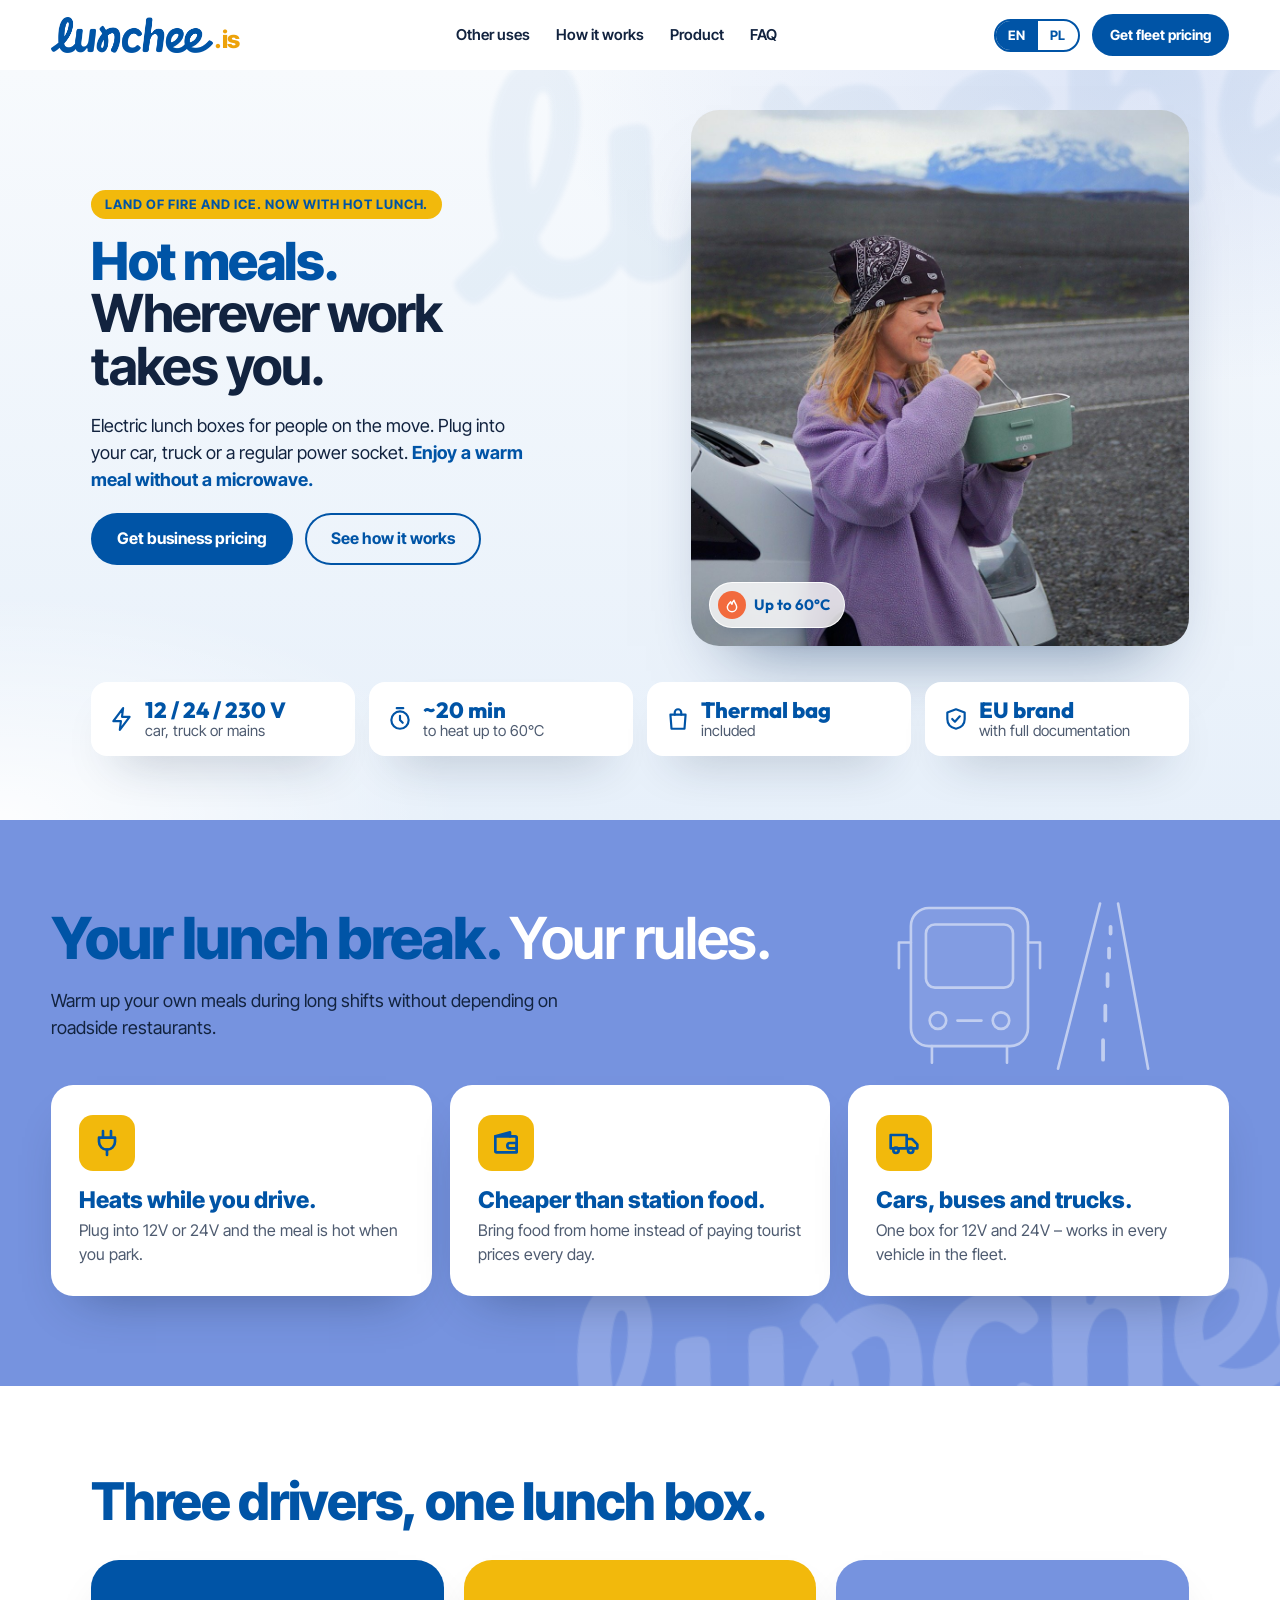
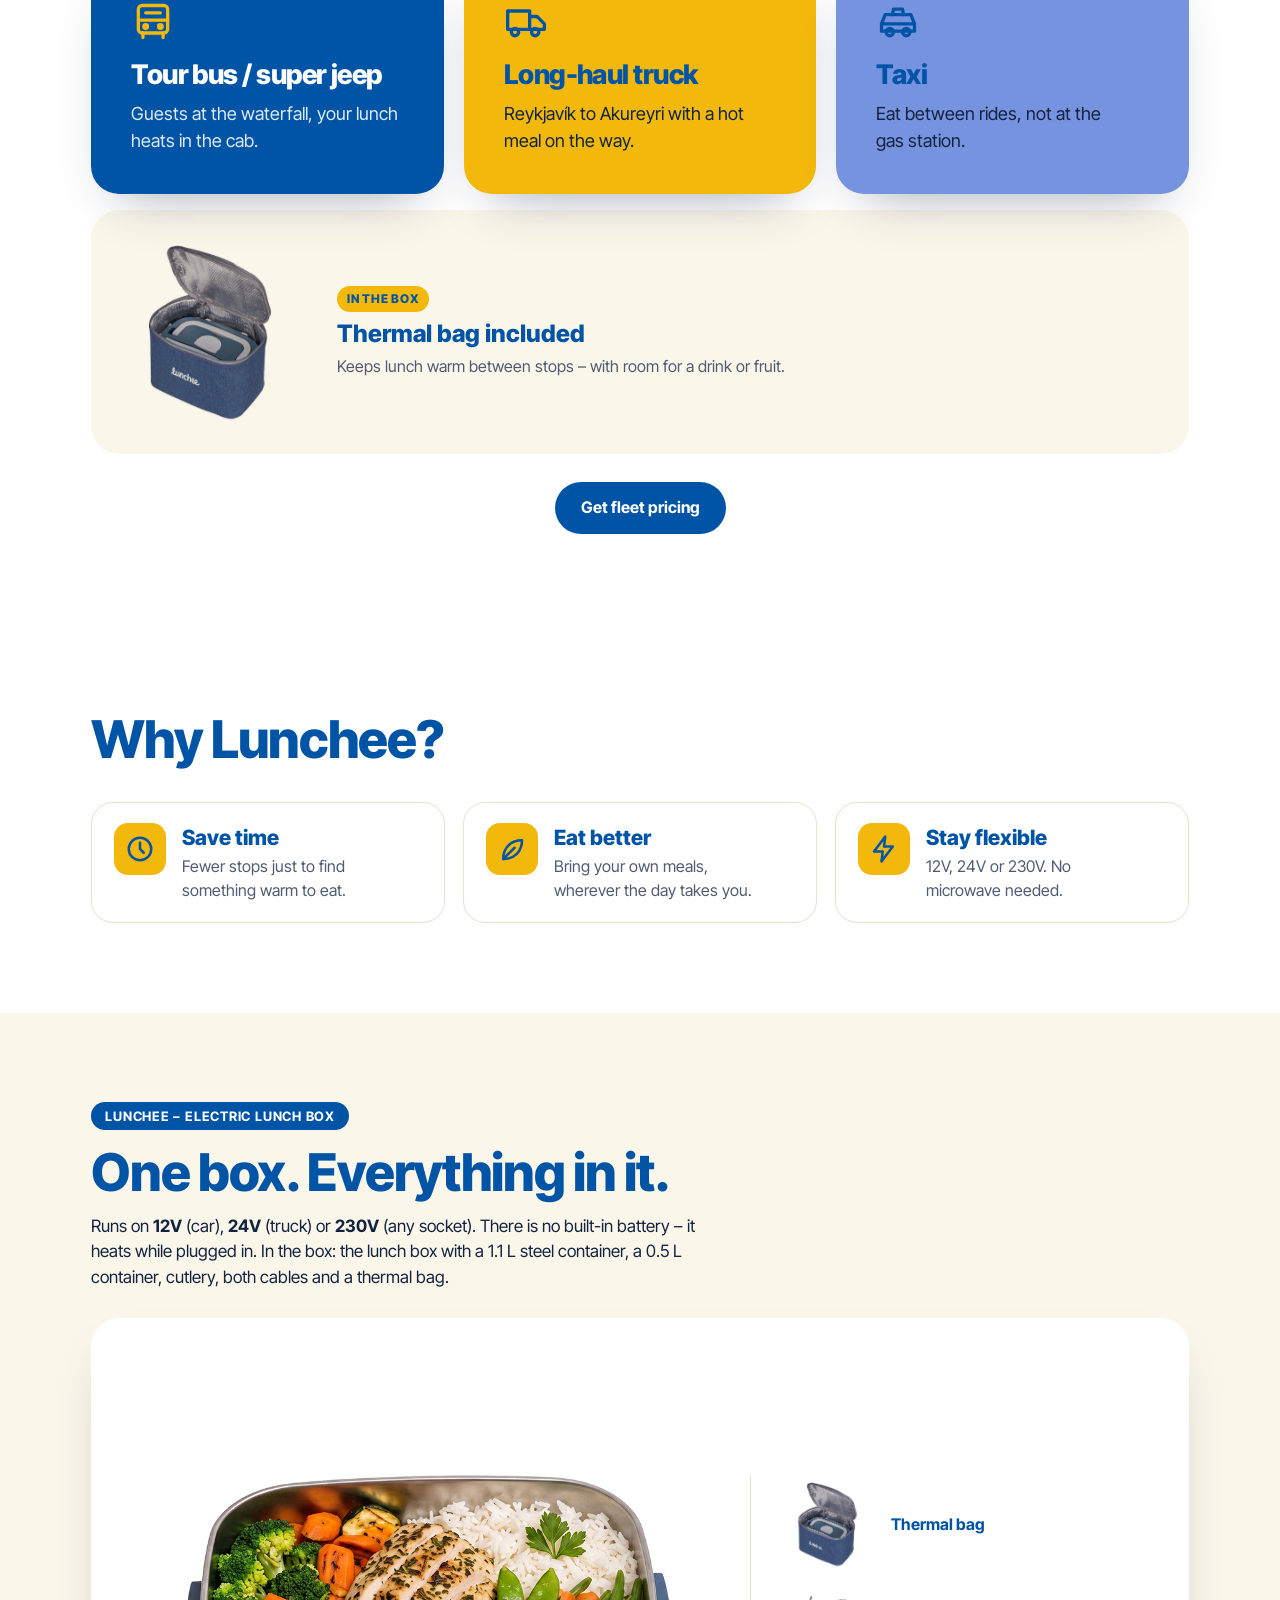
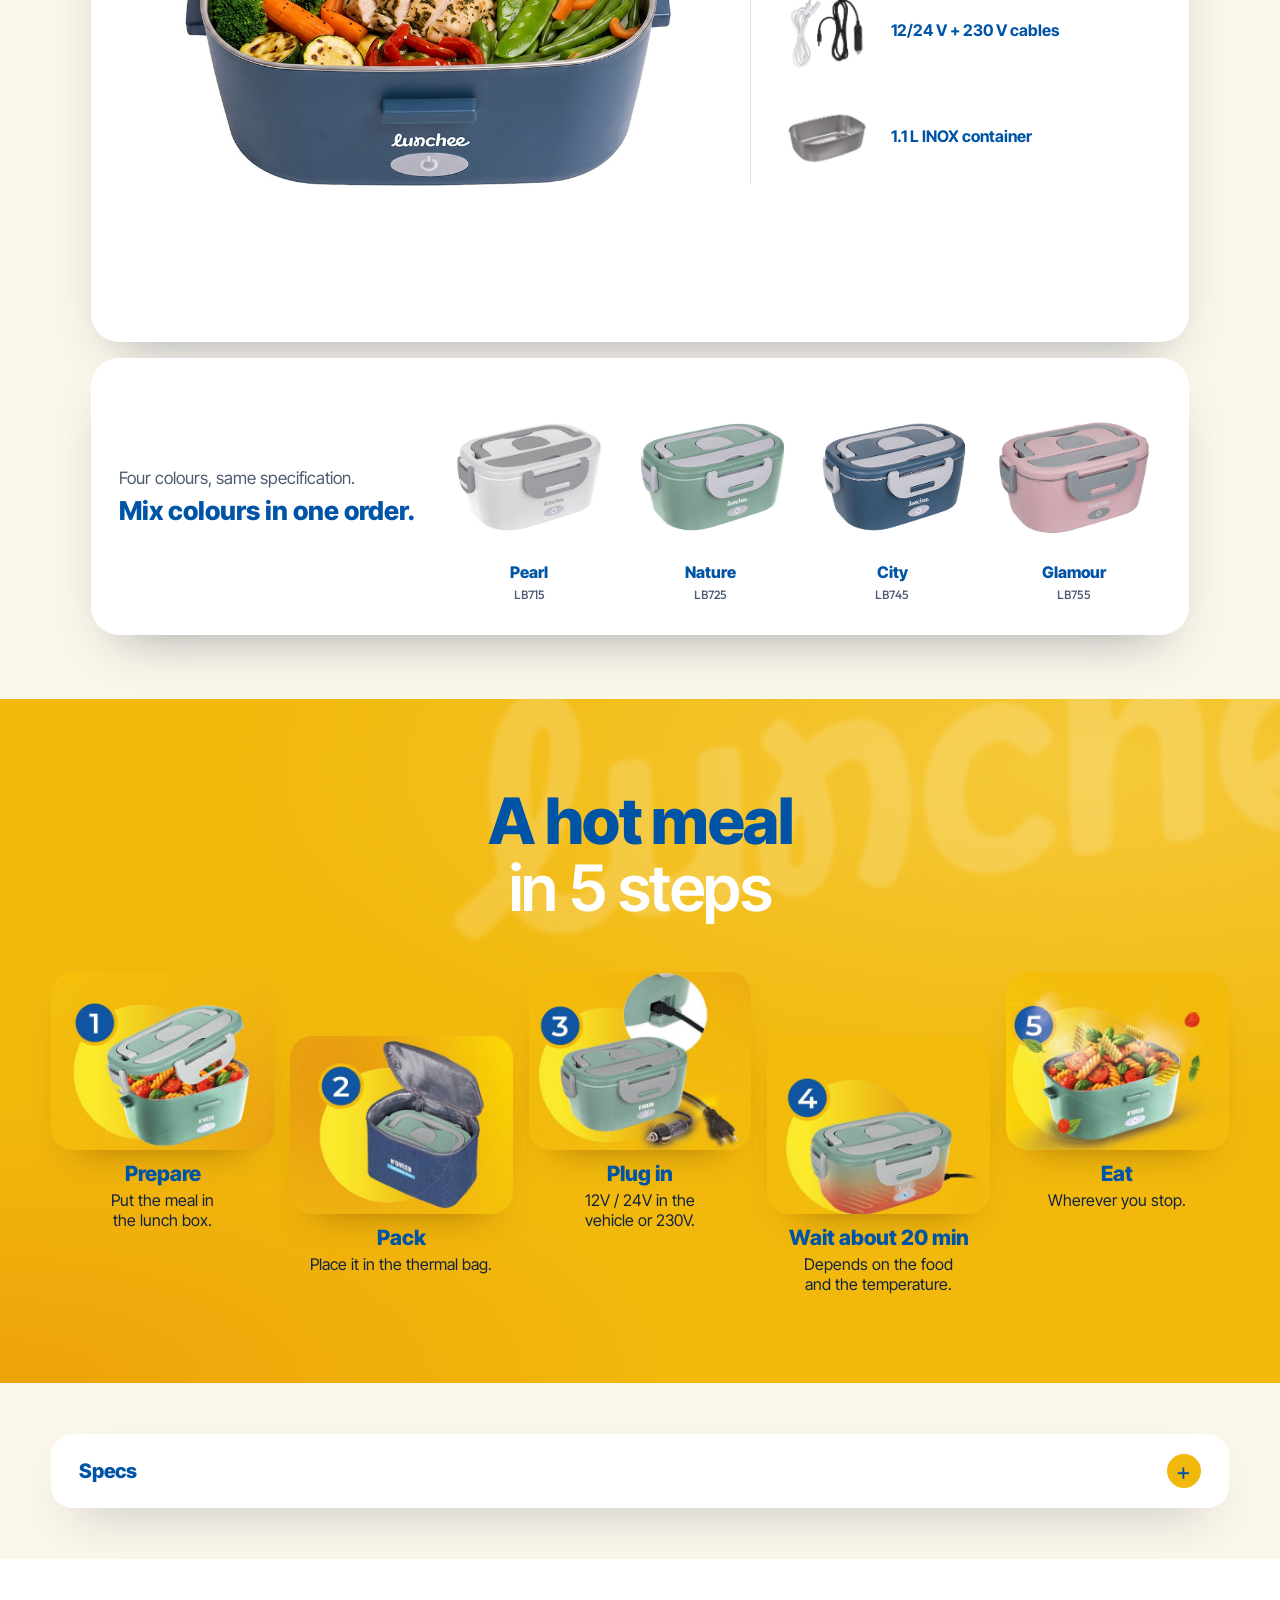
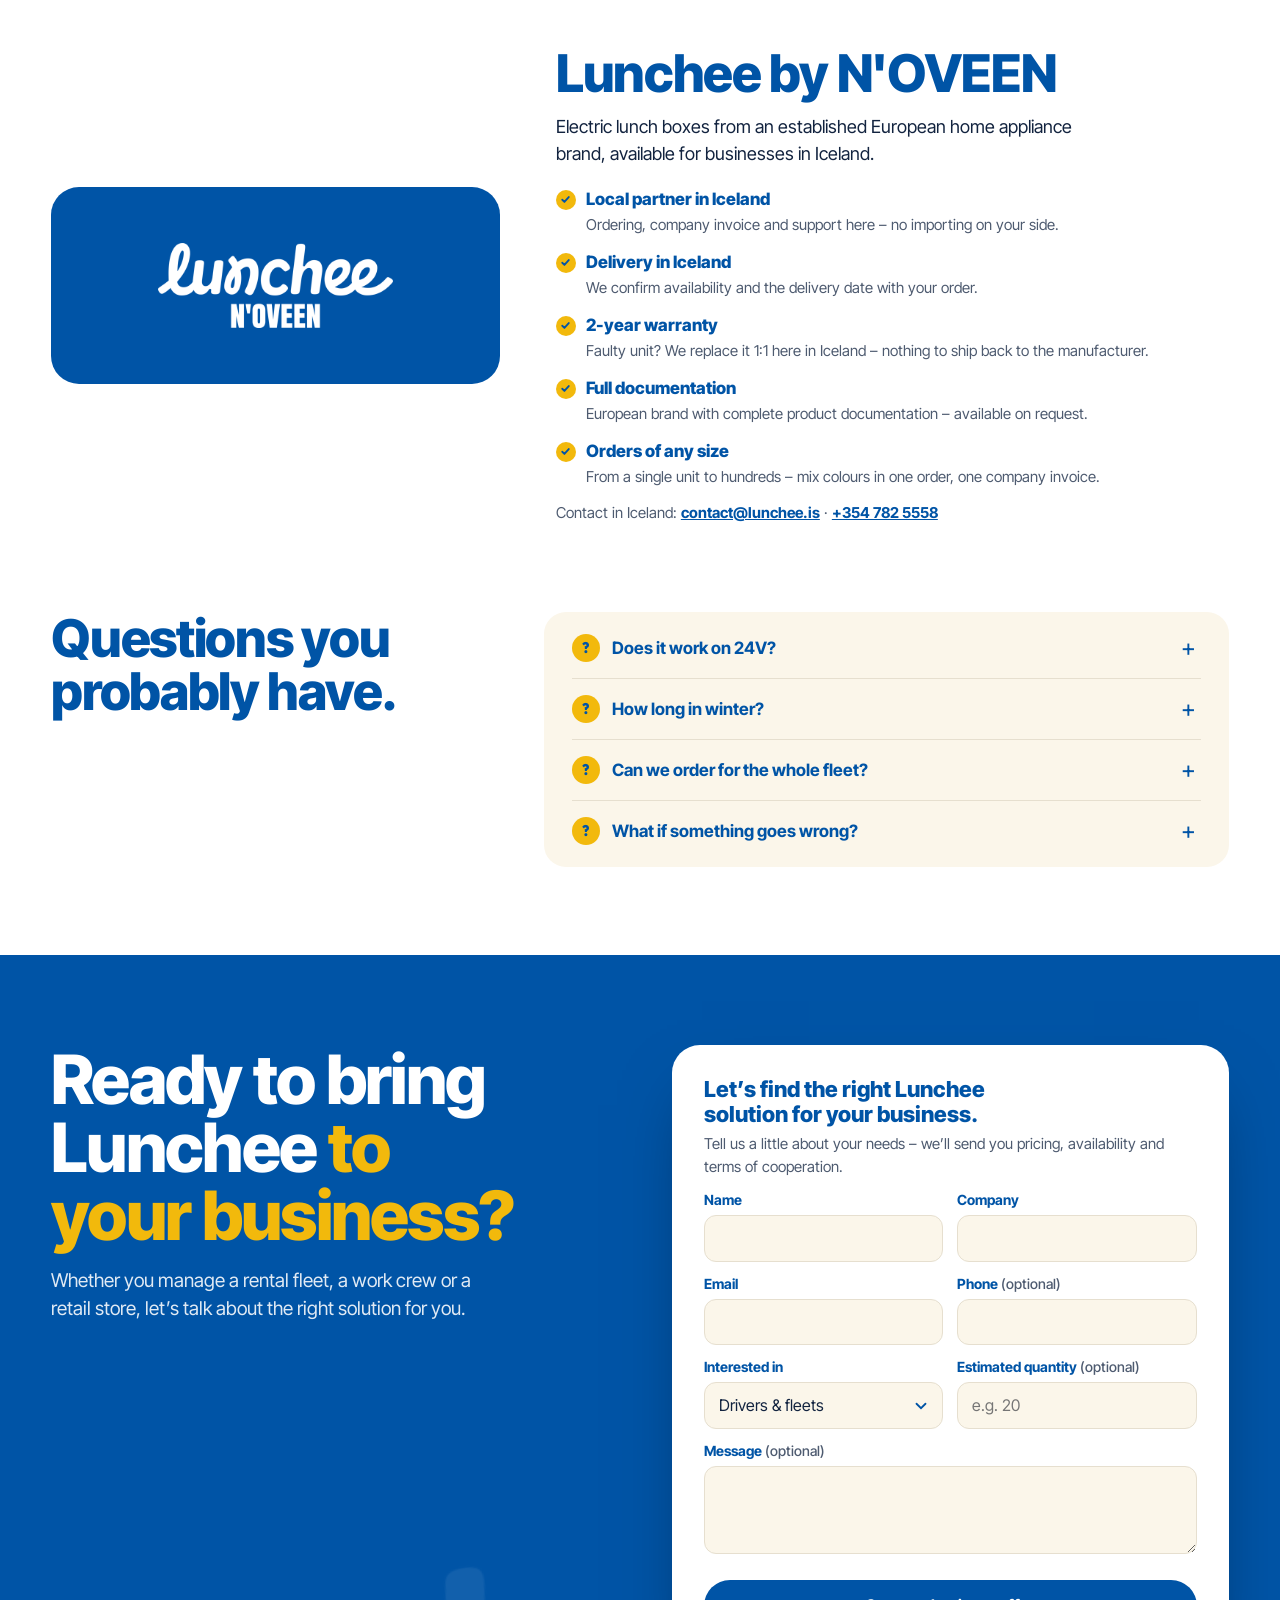
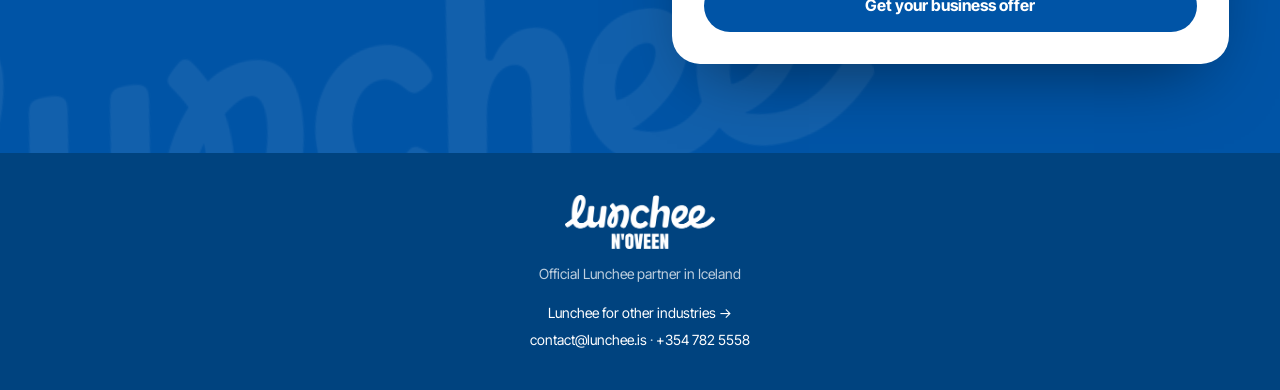
<file: drivers/index.html>
<!doctype html>
<html lang="en">
<head>
<meta charset="utf-8">
<link rel="canonical" href="https://lunchee.is/drivers">
<title>Lunchee for drivers & fleets – your lunch break, your rules | Lunchee.is</title>
<meta name="description" content="Warm up your own meals during long shifts without depending on roadside restaurants. 12V and 24V cables included.">
<meta property="og:type" content="website">
<meta property="og:site_name" content="Lunchee.is">
<meta property="og:title" content="Lunchee for drivers & fleets – your lunch break, your rules">
<meta property="og:description" content="Warm up your own meals during long shifts without depending on roadside restaurants. 12V and 24V cables included.">
<meta property="og:url" content="https://lunchee.is/drivers">
<meta property="og:image" content="https://lunchee.is/assets/img/og-default.jpg">
<meta property="og:image:width" content="1200">
<meta property="og:image:height" content="630">
<meta name="twitter:card" content="summary_large_image">
<link rel="icon" href="../assets/img/favicon.svg" type="image/svg+xml">
<script>var q = location.search ? '&' + location.search.slice(1) : ''; location.replace('../?for=drivers' + q + location.hash);</script>
</head>
<body><a href="../?for=drivers">Lunchee Iceland</a></body>
</html>
</file>
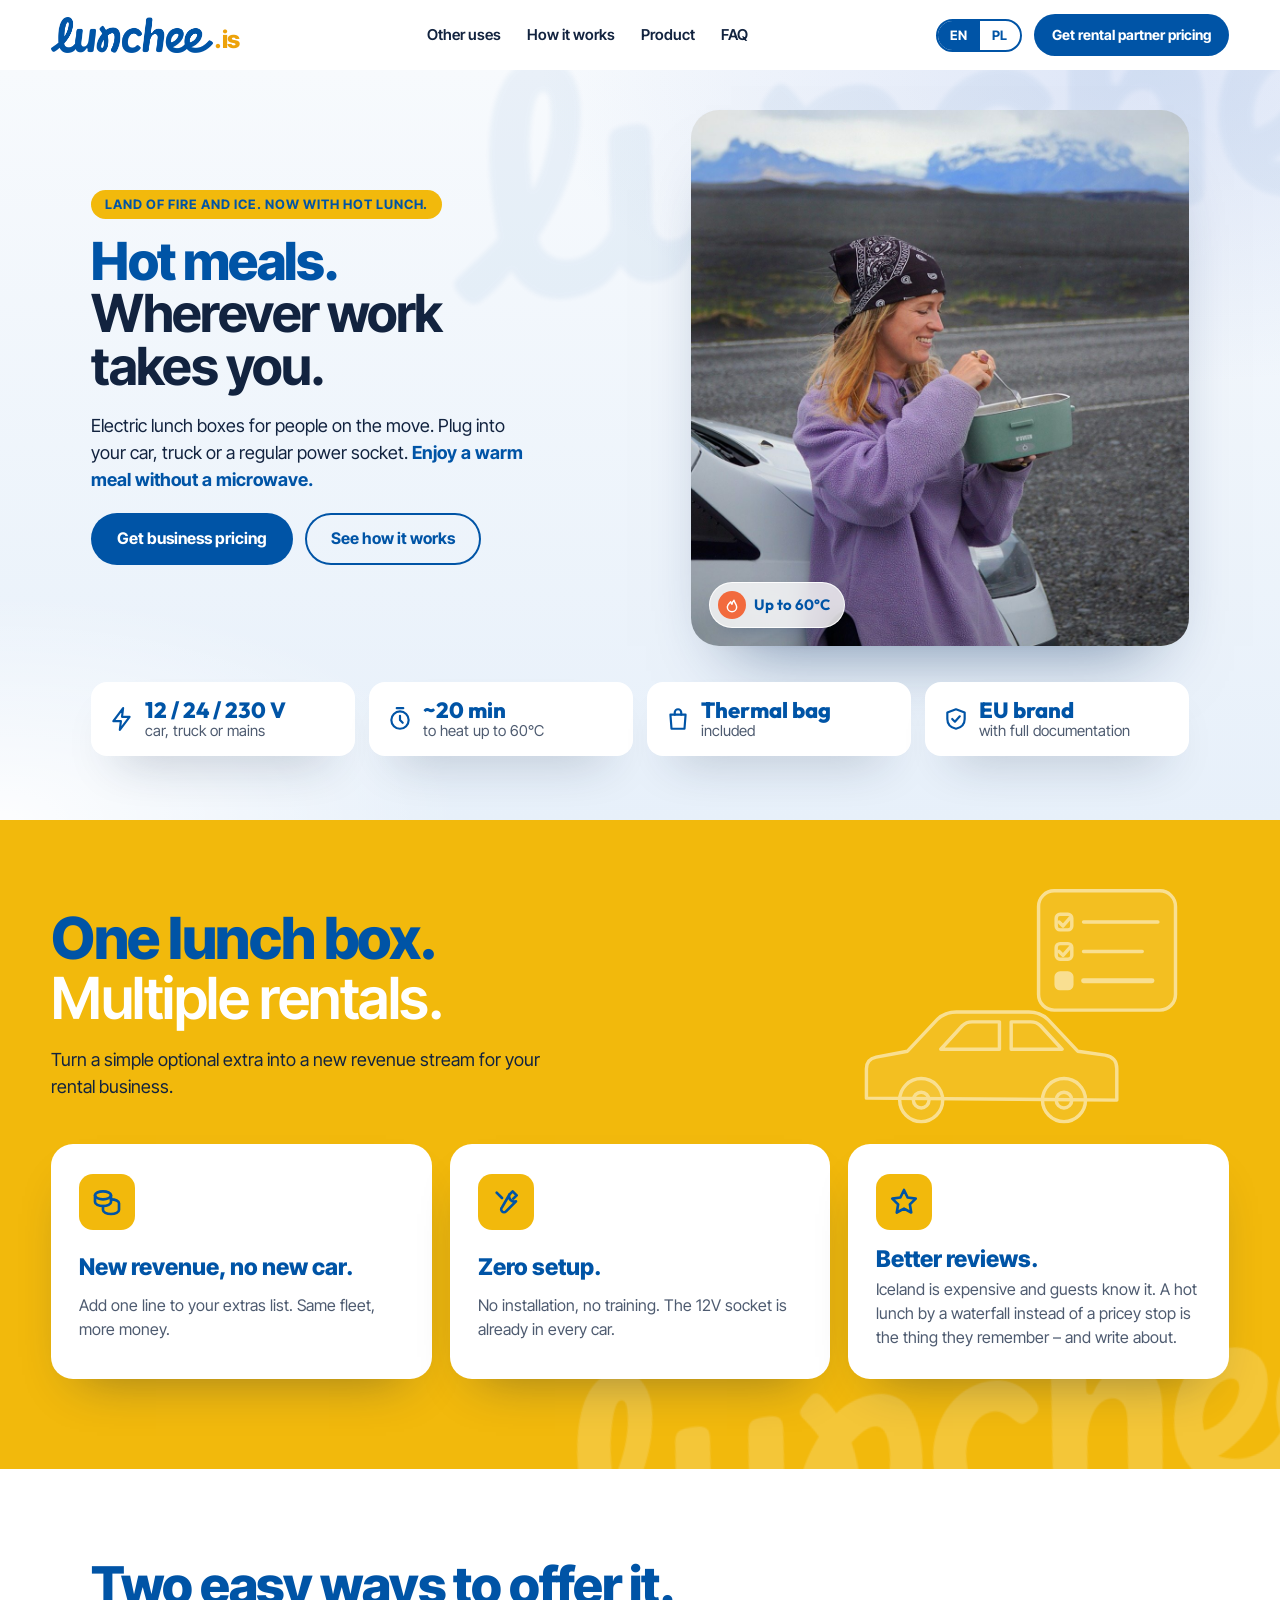
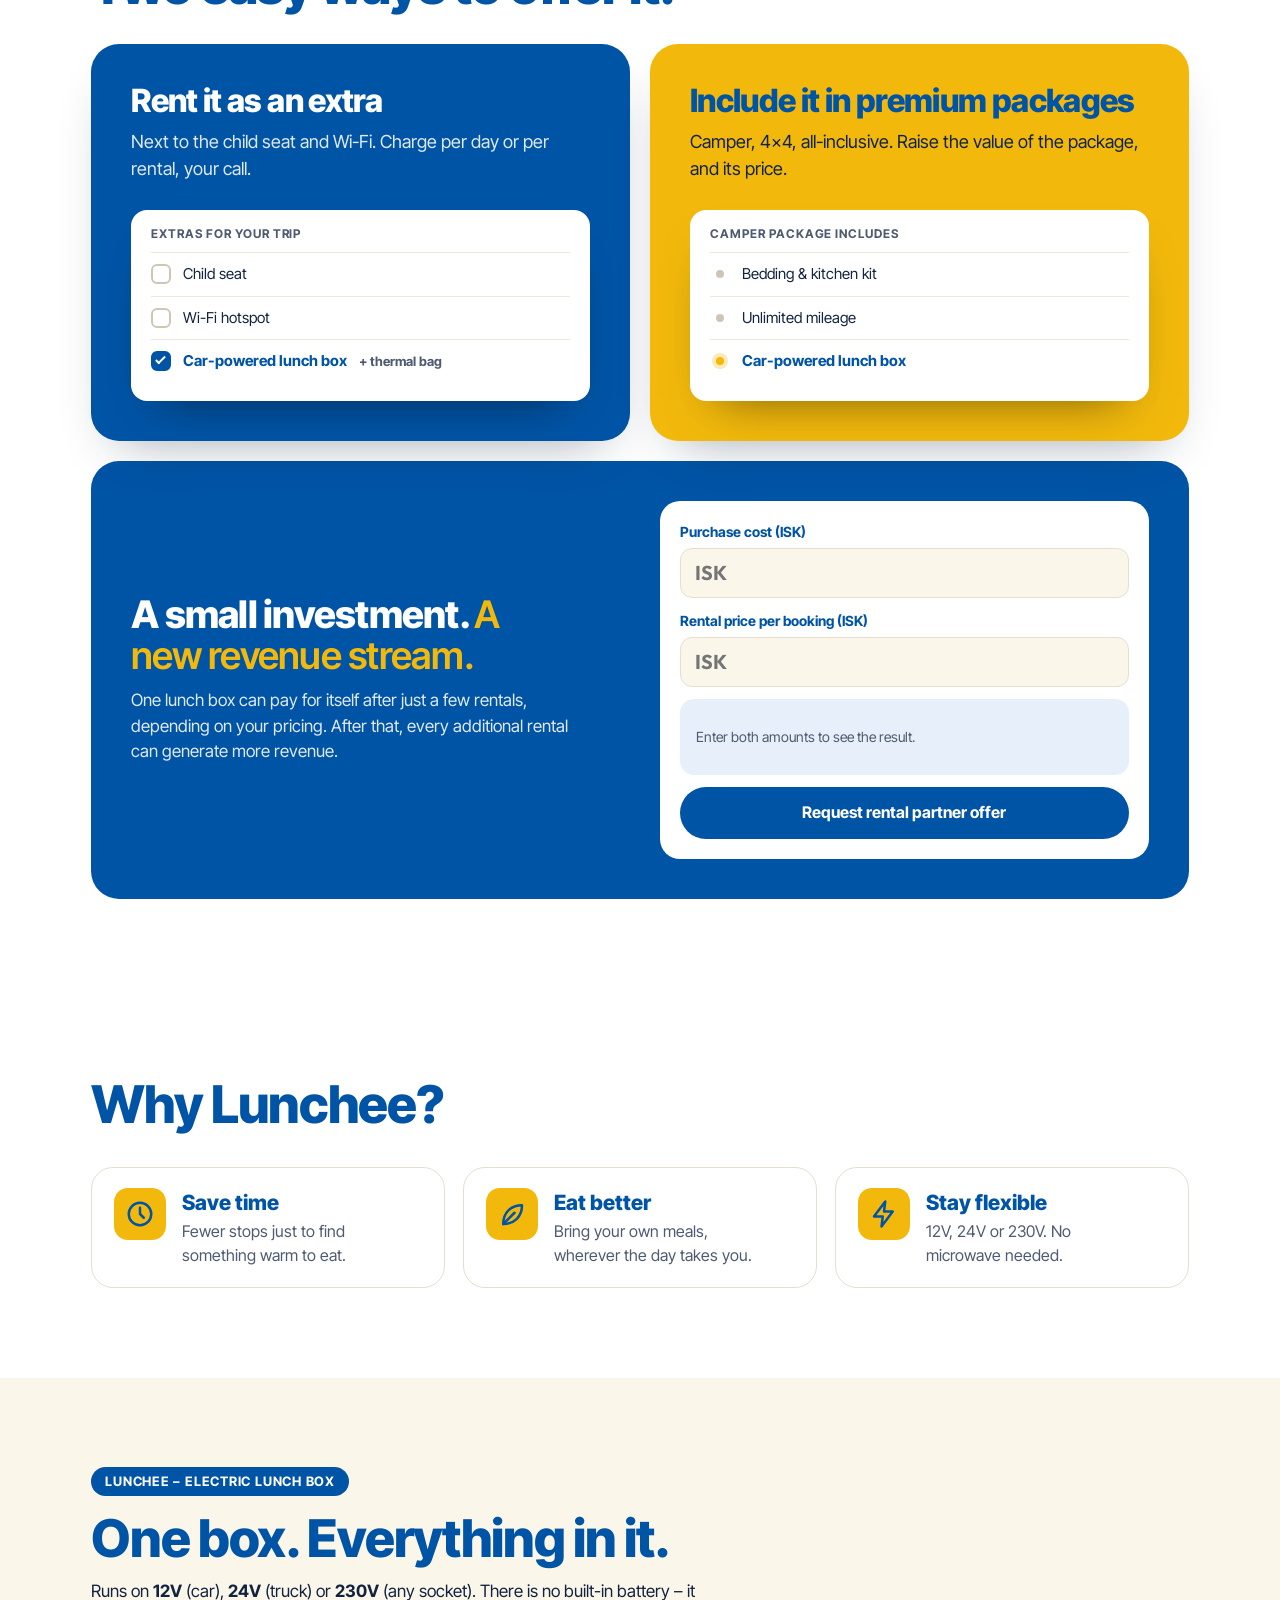
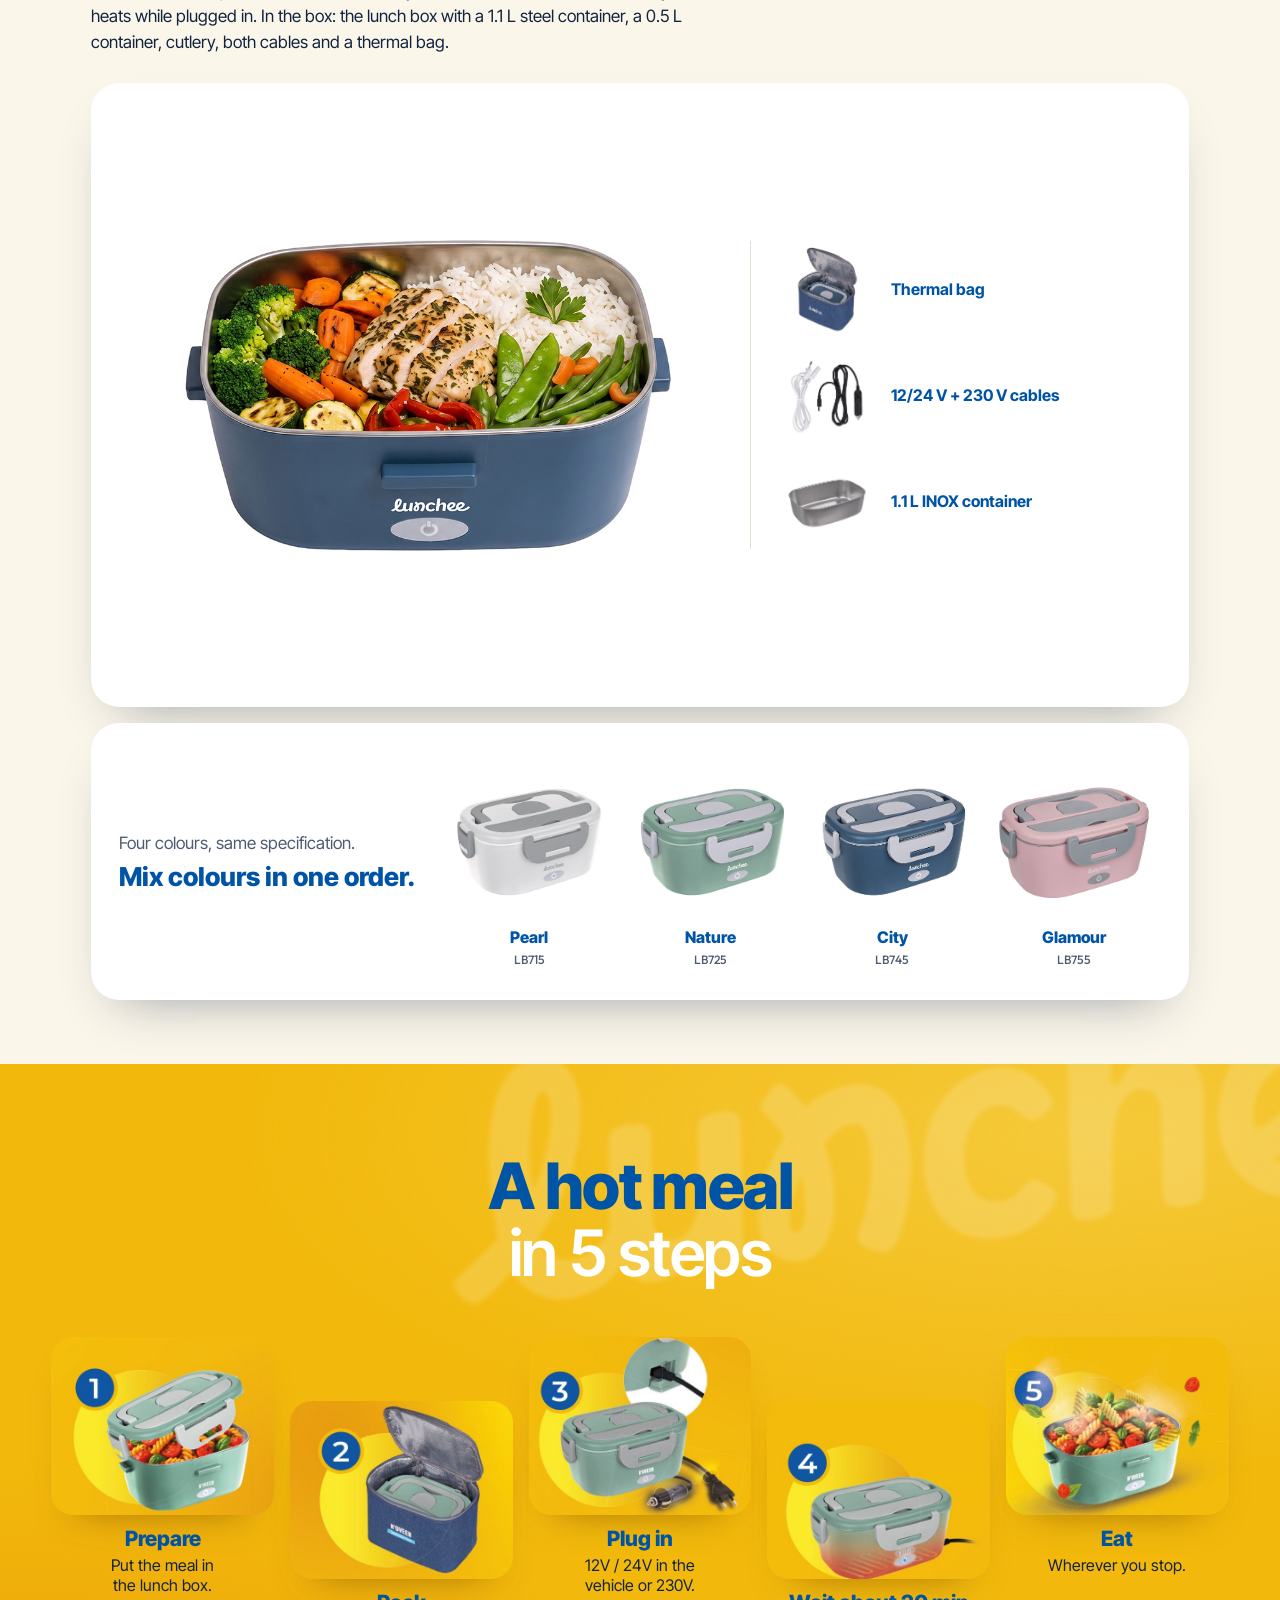
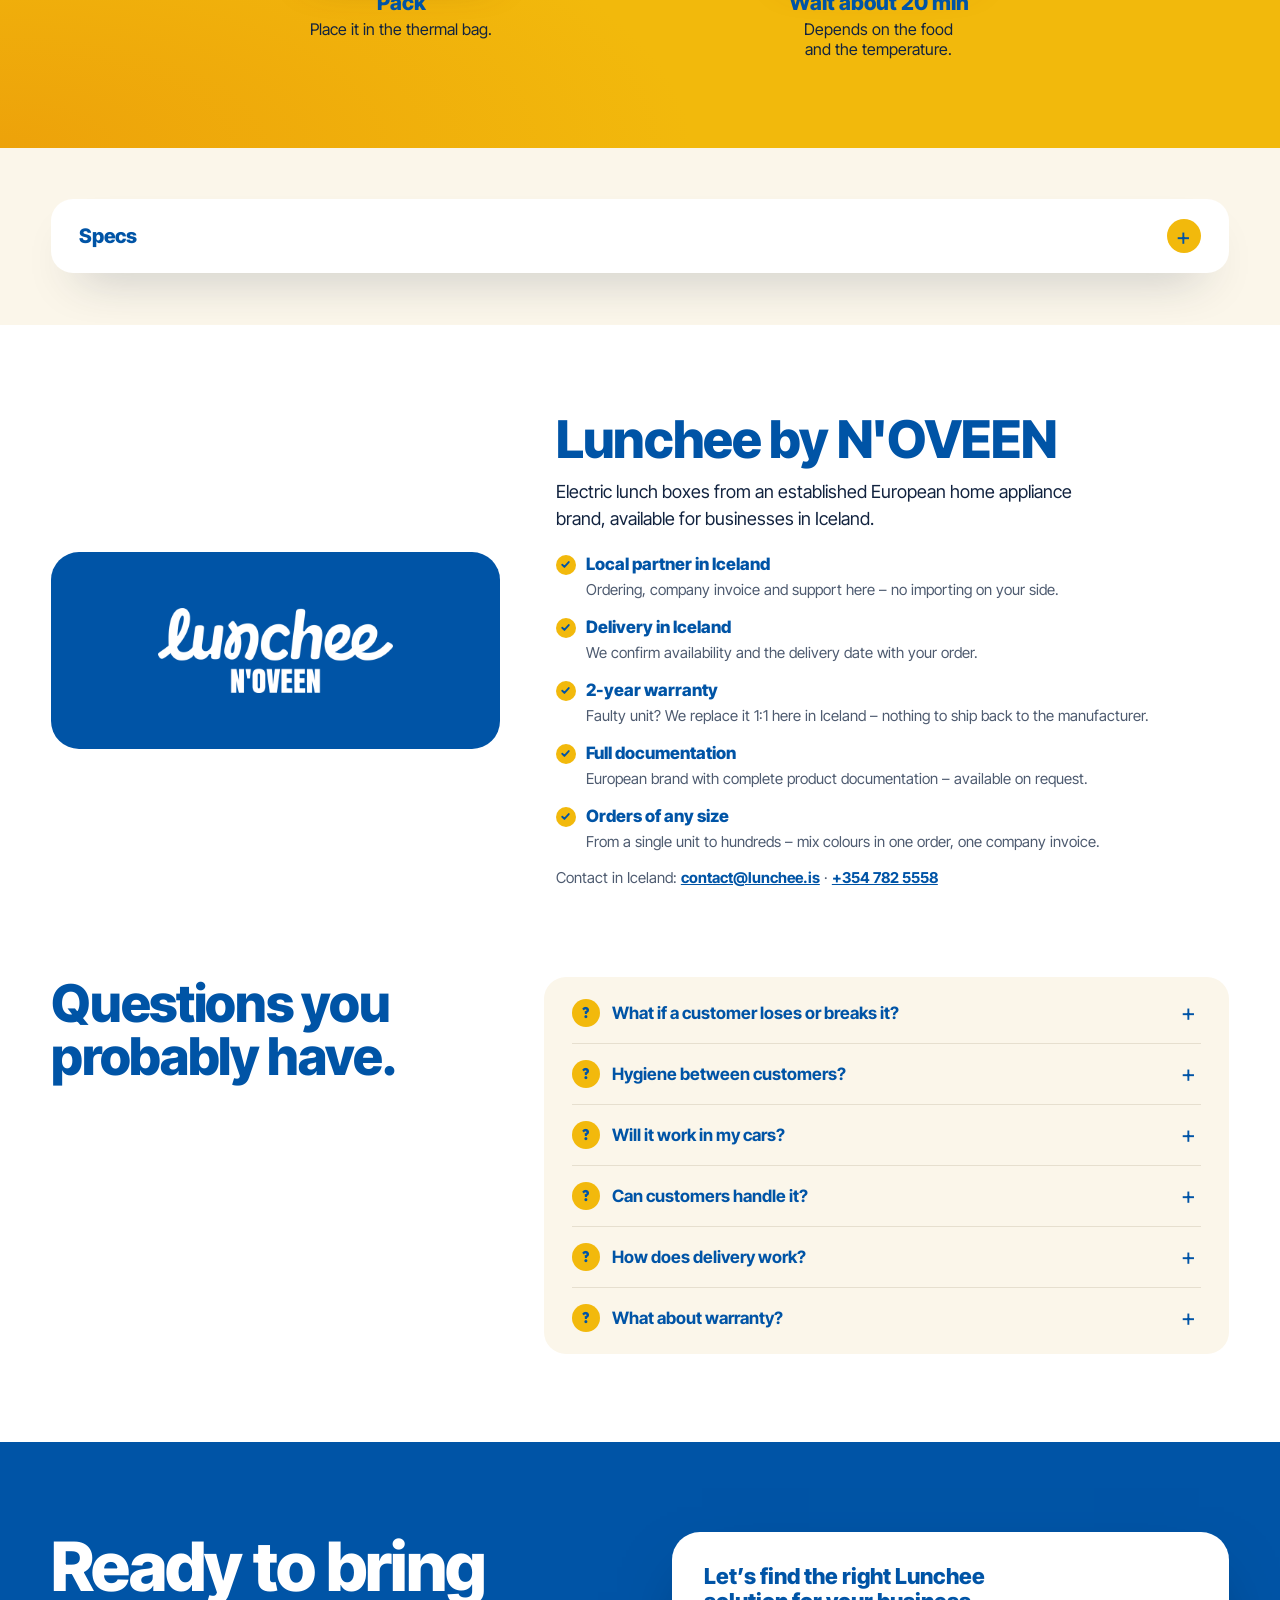
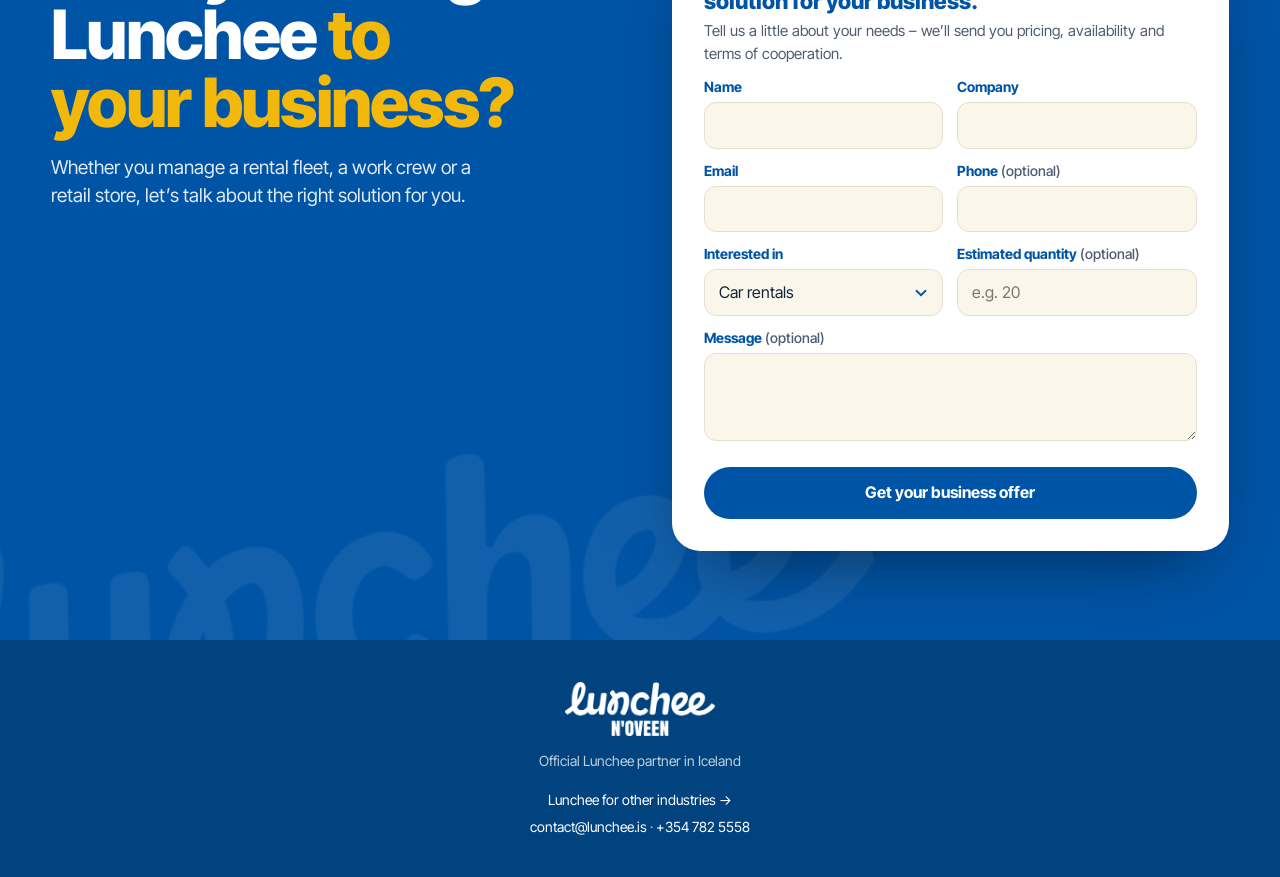
<file: rentals/index.html>
<!doctype html>
<html lang="en">
<head>
<meta charset="utf-8">
<link rel="canonical" href="https://lunchee.is/rentals">
<title>Lunchee for car rentals – one lunch box, multiple rentals | Lunchee.is</title>
<meta name="description" content="Turn a simple optional extra into a new revenue stream for your rental business. Electric lunch box for 12V, 24V and 230V.">
<meta property="og:type" content="website">
<meta property="og:site_name" content="Lunchee.is">
<meta property="og:title" content="Lunchee for car rentals – one lunch box, multiple rentals">
<meta property="og:description" content="Turn a simple optional extra into a new revenue stream for your rental business. Electric lunch box for 12V, 24V and 230V.">
<meta property="og:url" content="https://lunchee.is/rentals">
<meta property="og:image" content="https://lunchee.is/assets/img/og-default.jpg">
<meta property="og:image:width" content="1200">
<meta property="og:image:height" content="630">
<meta name="twitter:card" content="summary_large_image">
<link rel="icon" href="../assets/img/favicon.svg" type="image/svg+xml">
<script>var q = location.search ? '&' + location.search.slice(1) : ''; location.replace('../?for=rentals' + q + location.hash);</script>
</head>
<body><a href="../?for=rentals">Lunchee Iceland</a></body>
</html>
</file>
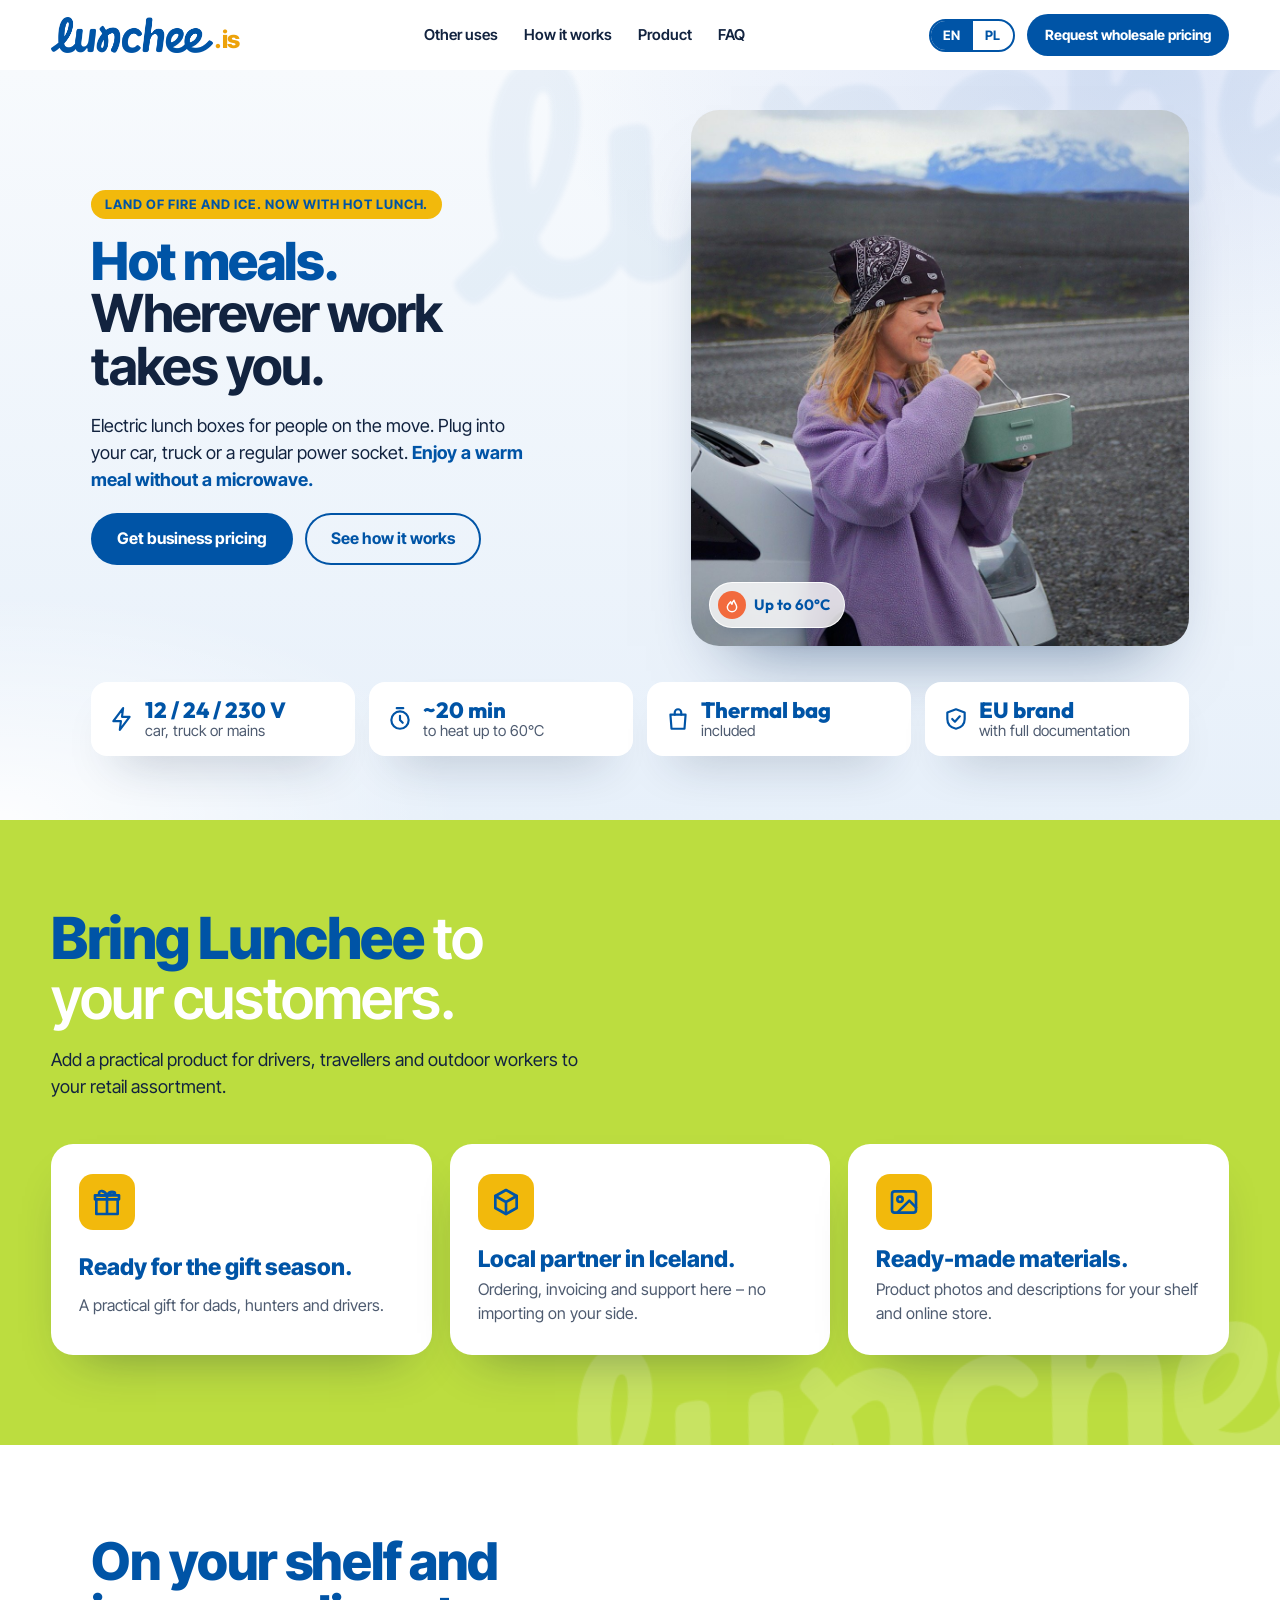
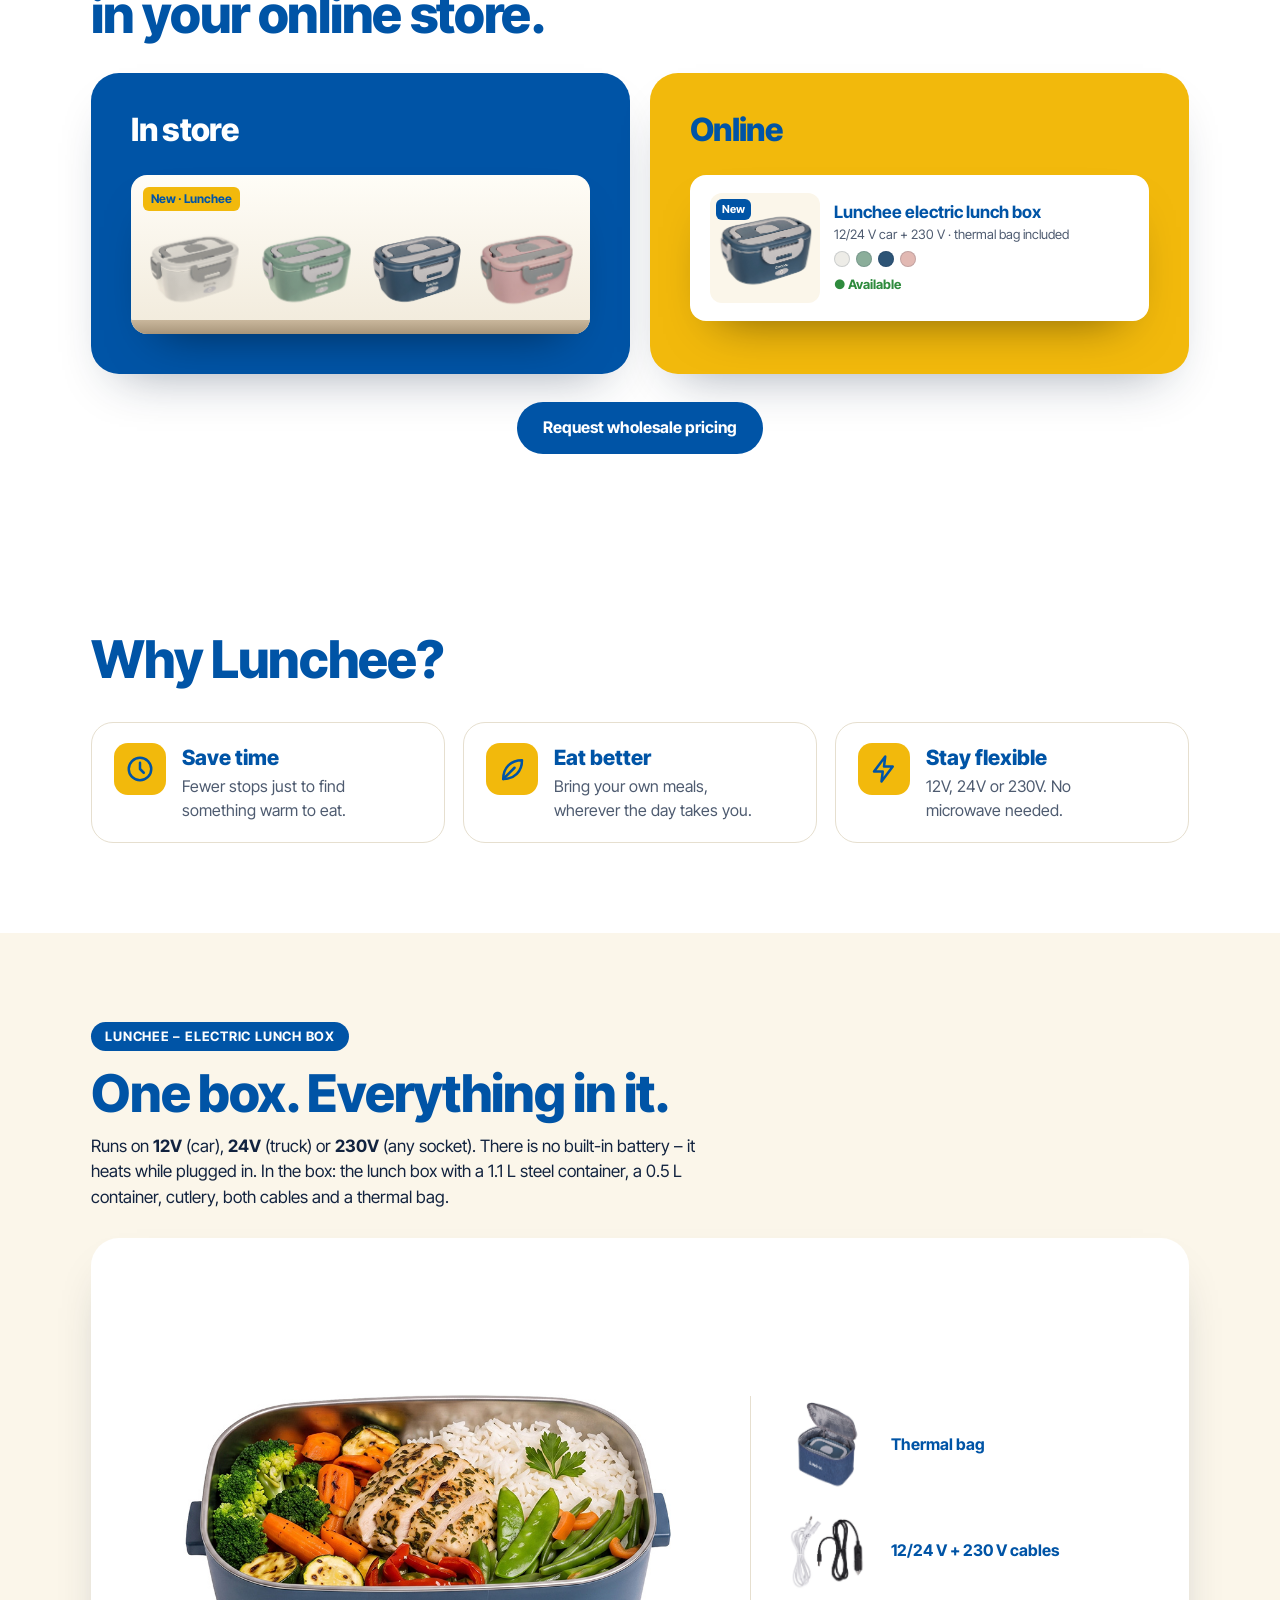
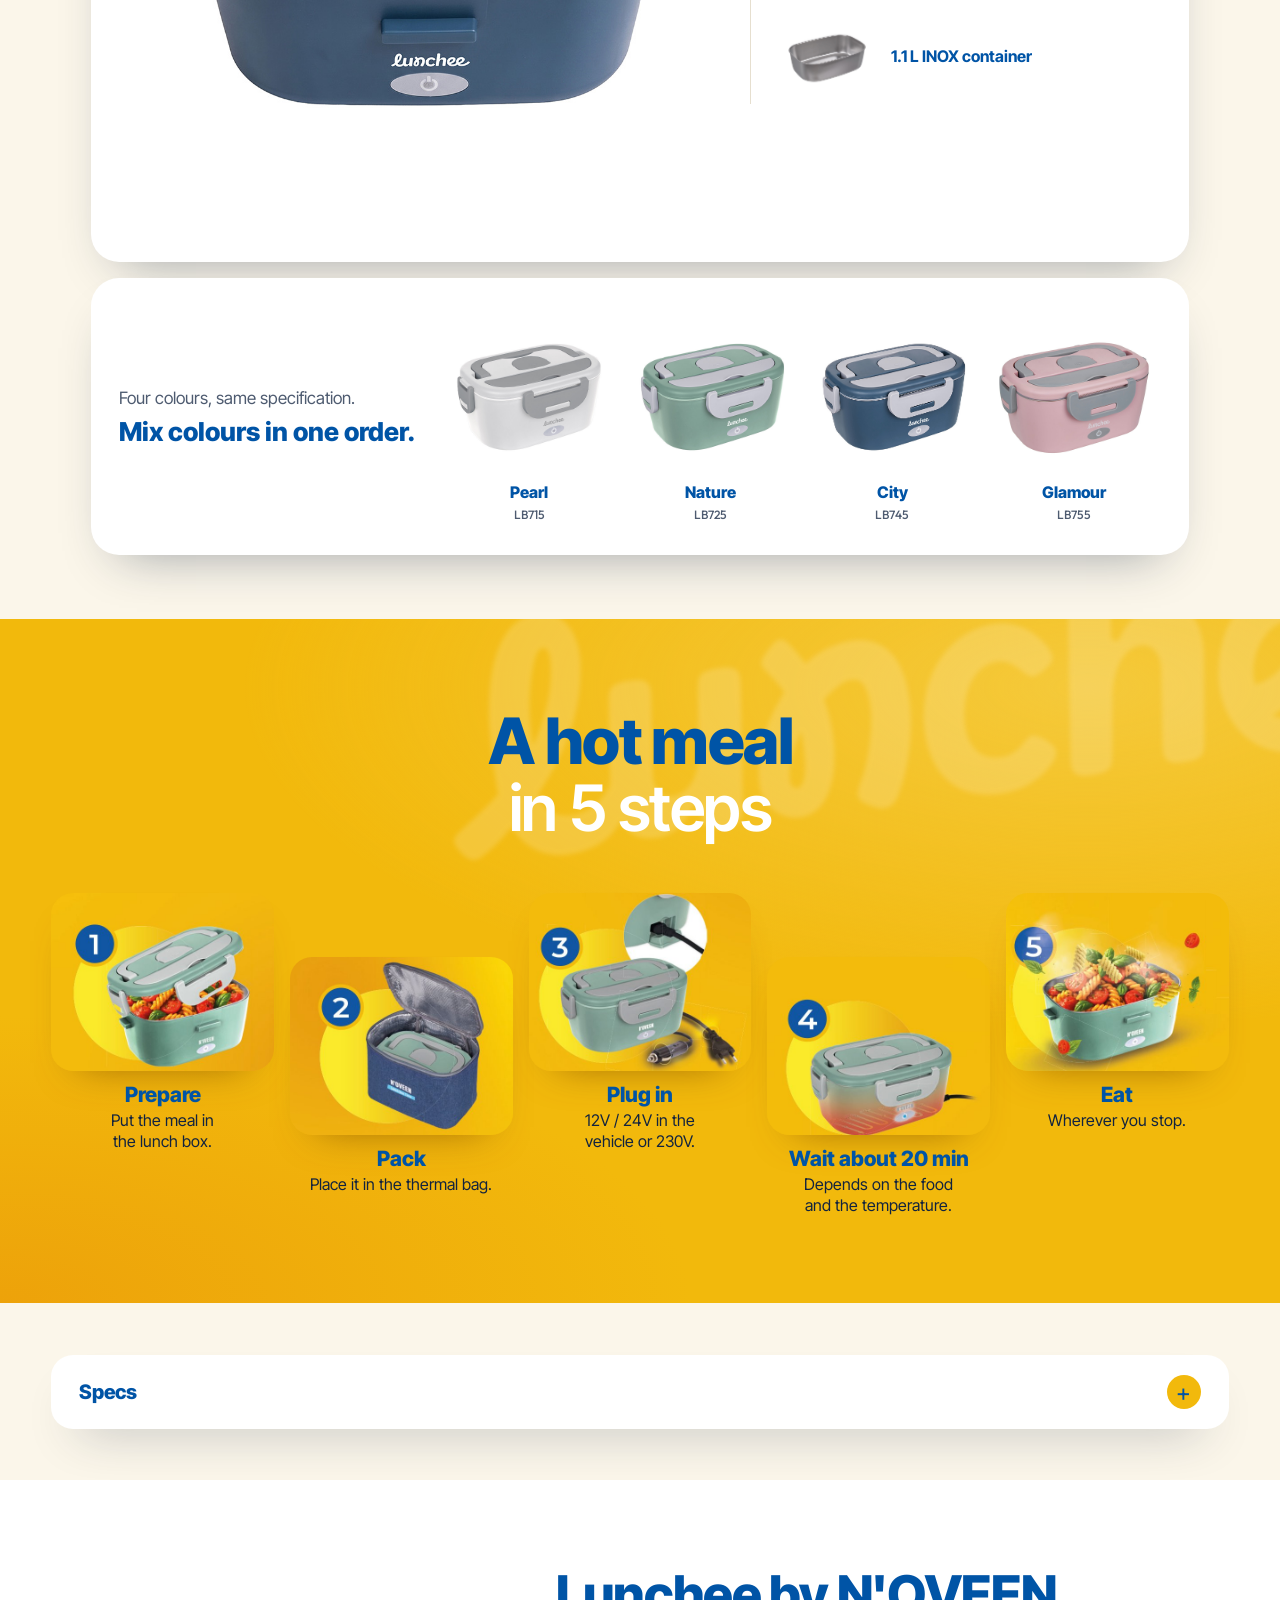
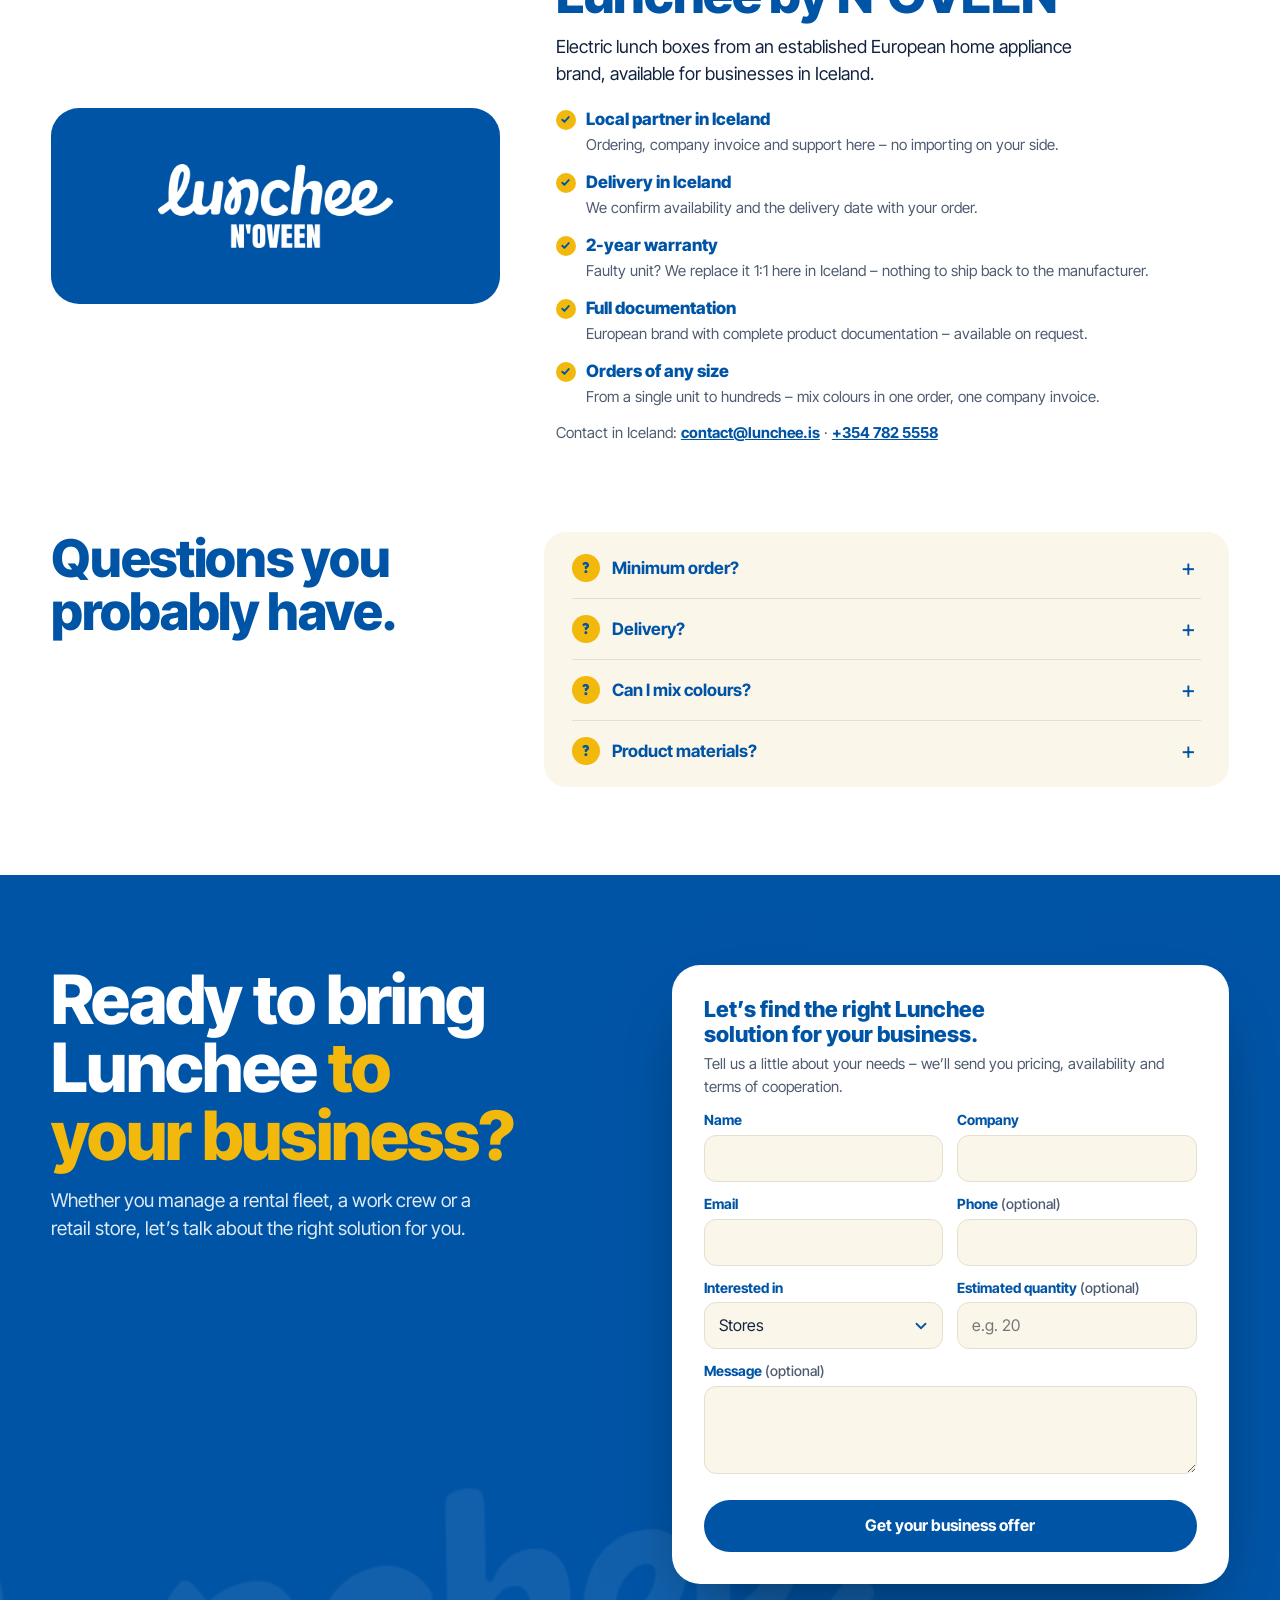
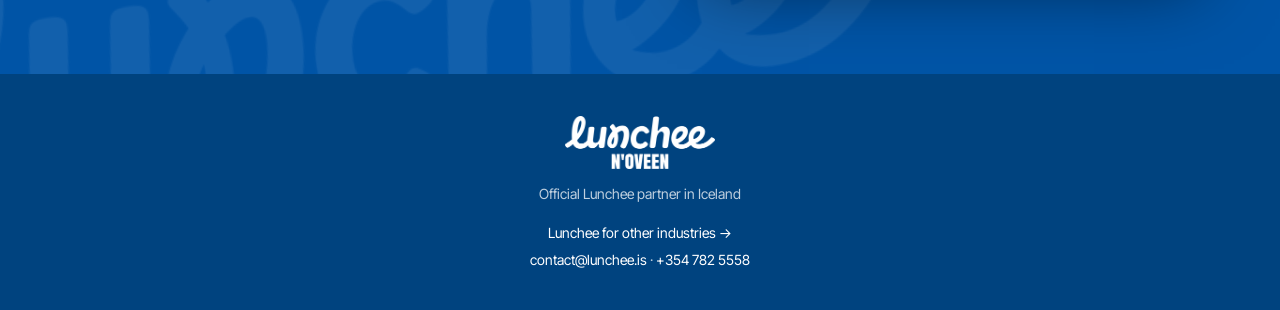
<file: stores/index.html>
<!doctype html>
<html lang="en">
<head>
<meta charset="utf-8">
<link rel="canonical" href="https://lunchee.is/stores">
<title>Lunchee for stores – bring Lunchee to your customers | Lunchee.is</title>
<meta name="description" content="Add a practical product for drivers, travellers and outdoor workers to your retail assortment in Iceland.">
<meta property="og:type" content="website">
<meta property="og:site_name" content="Lunchee.is">
<meta property="og:title" content="Lunchee for stores – bring Lunchee to your customers">
<meta property="og:description" content="Add a practical product for drivers, travellers and outdoor workers to your retail assortment in Iceland.">
<meta property="og:url" content="https://lunchee.is/stores">
<meta property="og:image" content="https://lunchee.is/assets/img/og-default.jpg">
<meta property="og:image:width" content="1200">
<meta property="og:image:height" content="630">
<meta name="twitter:card" content="summary_large_image">
<link rel="icon" href="../assets/img/favicon.svg" type="image/svg+xml">
<script>var q = location.search ? '&' + location.search.slice(1) : ''; location.replace('../?for=stores' + q + location.hash);</script>
</head>
<body><a href="../?for=stores">Lunchee Iceland</a></body>
</html>
</file>
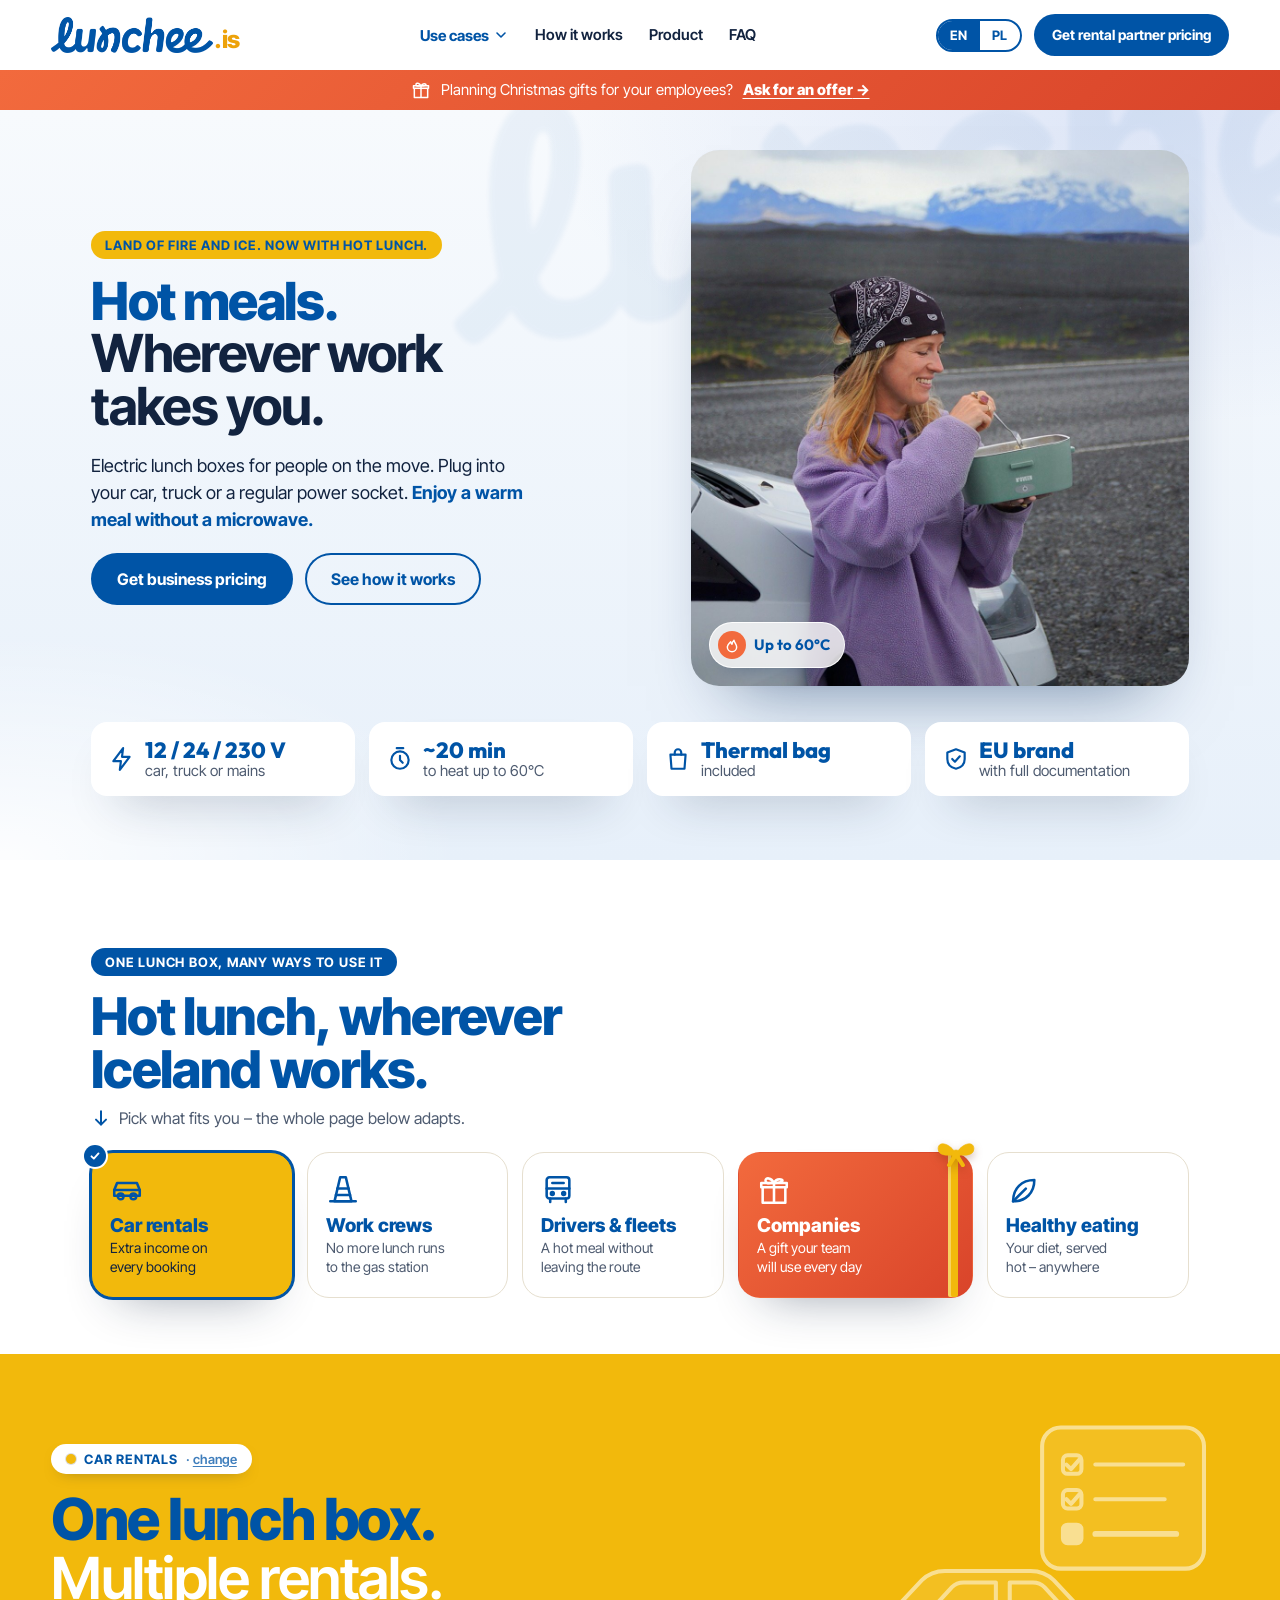
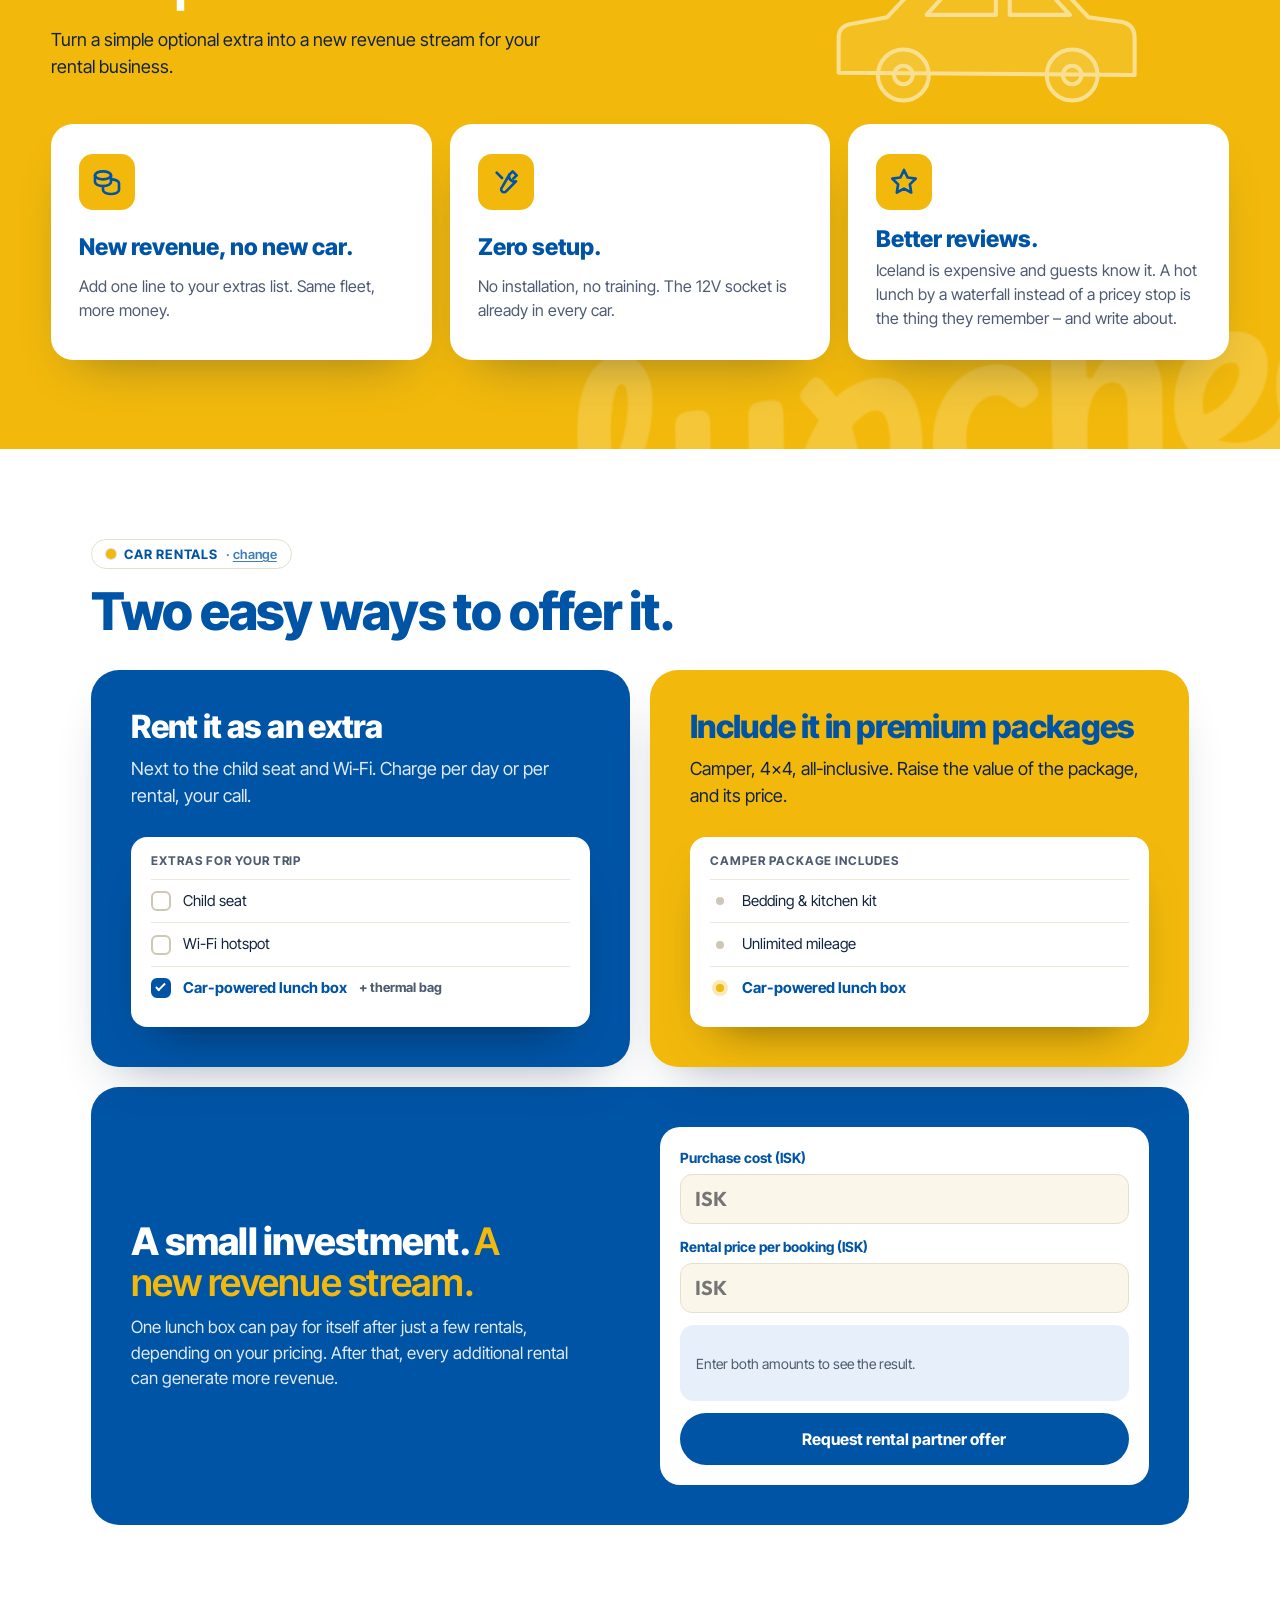
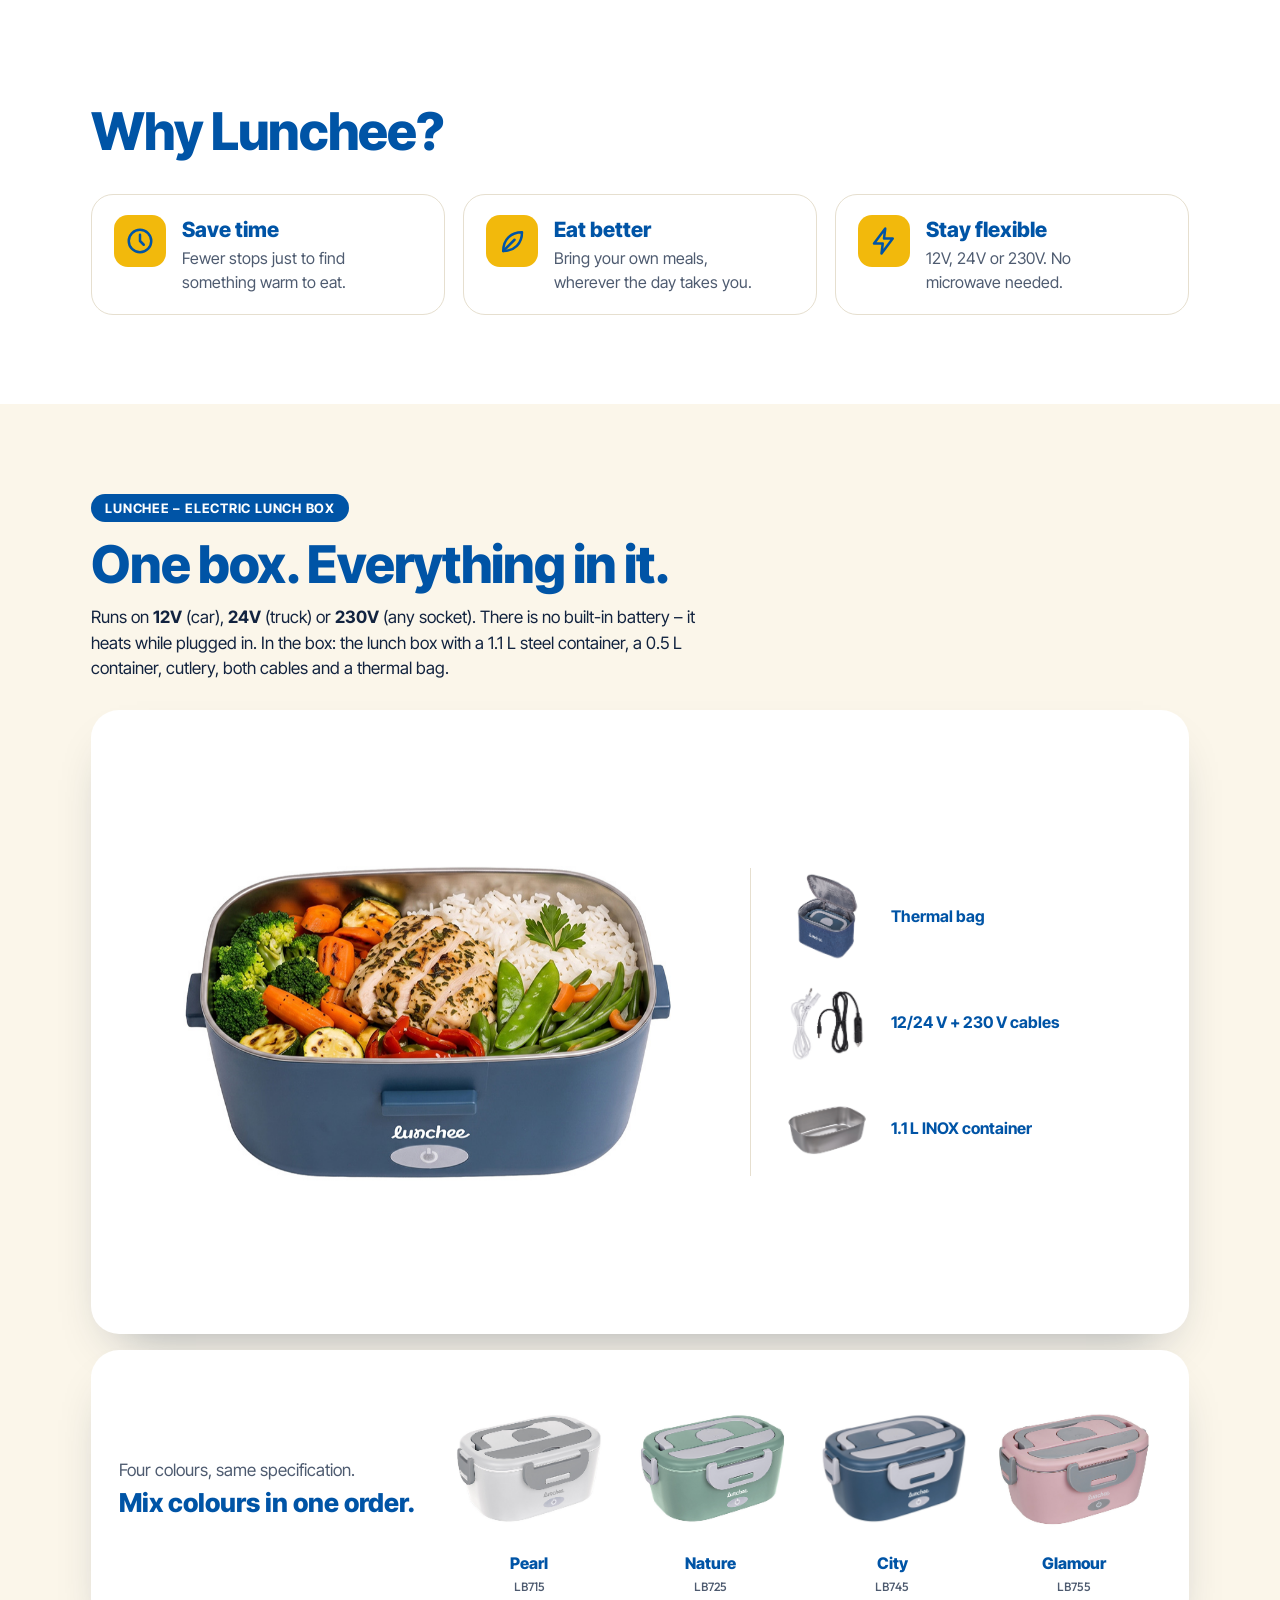
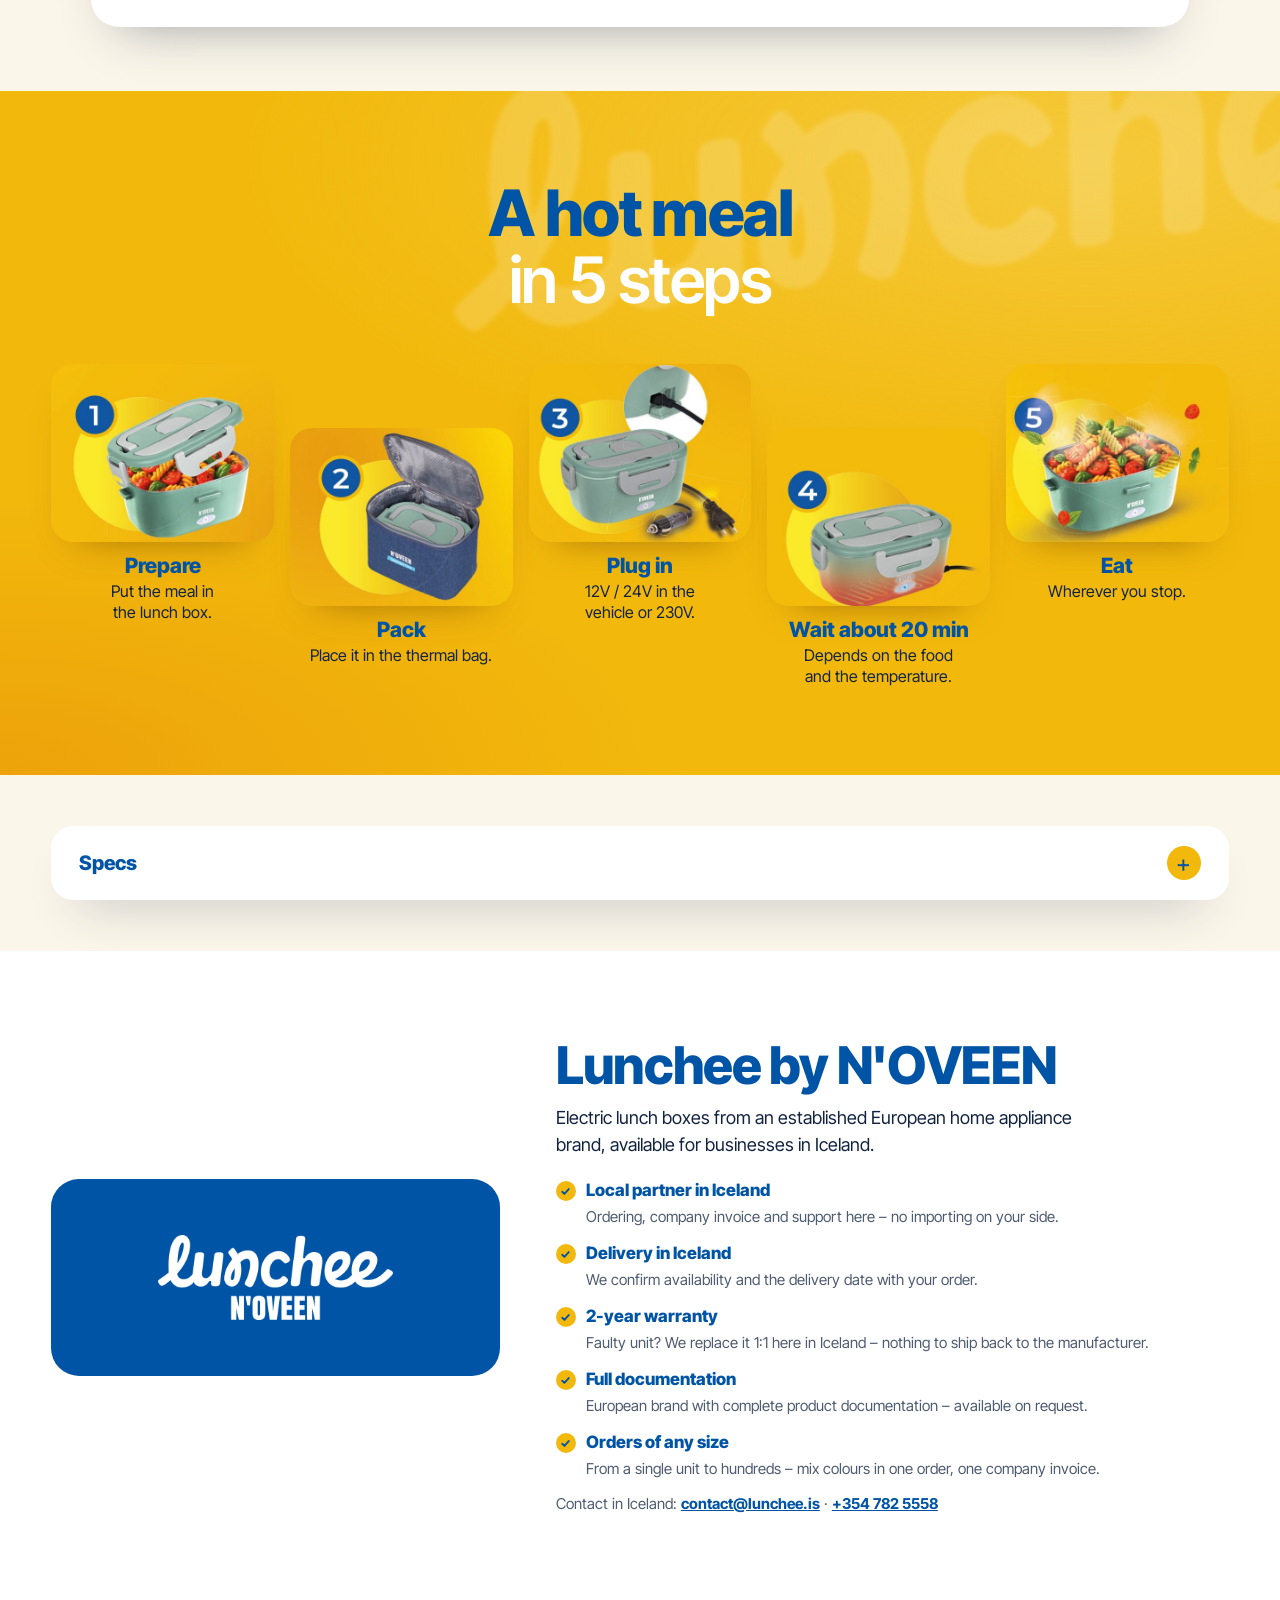
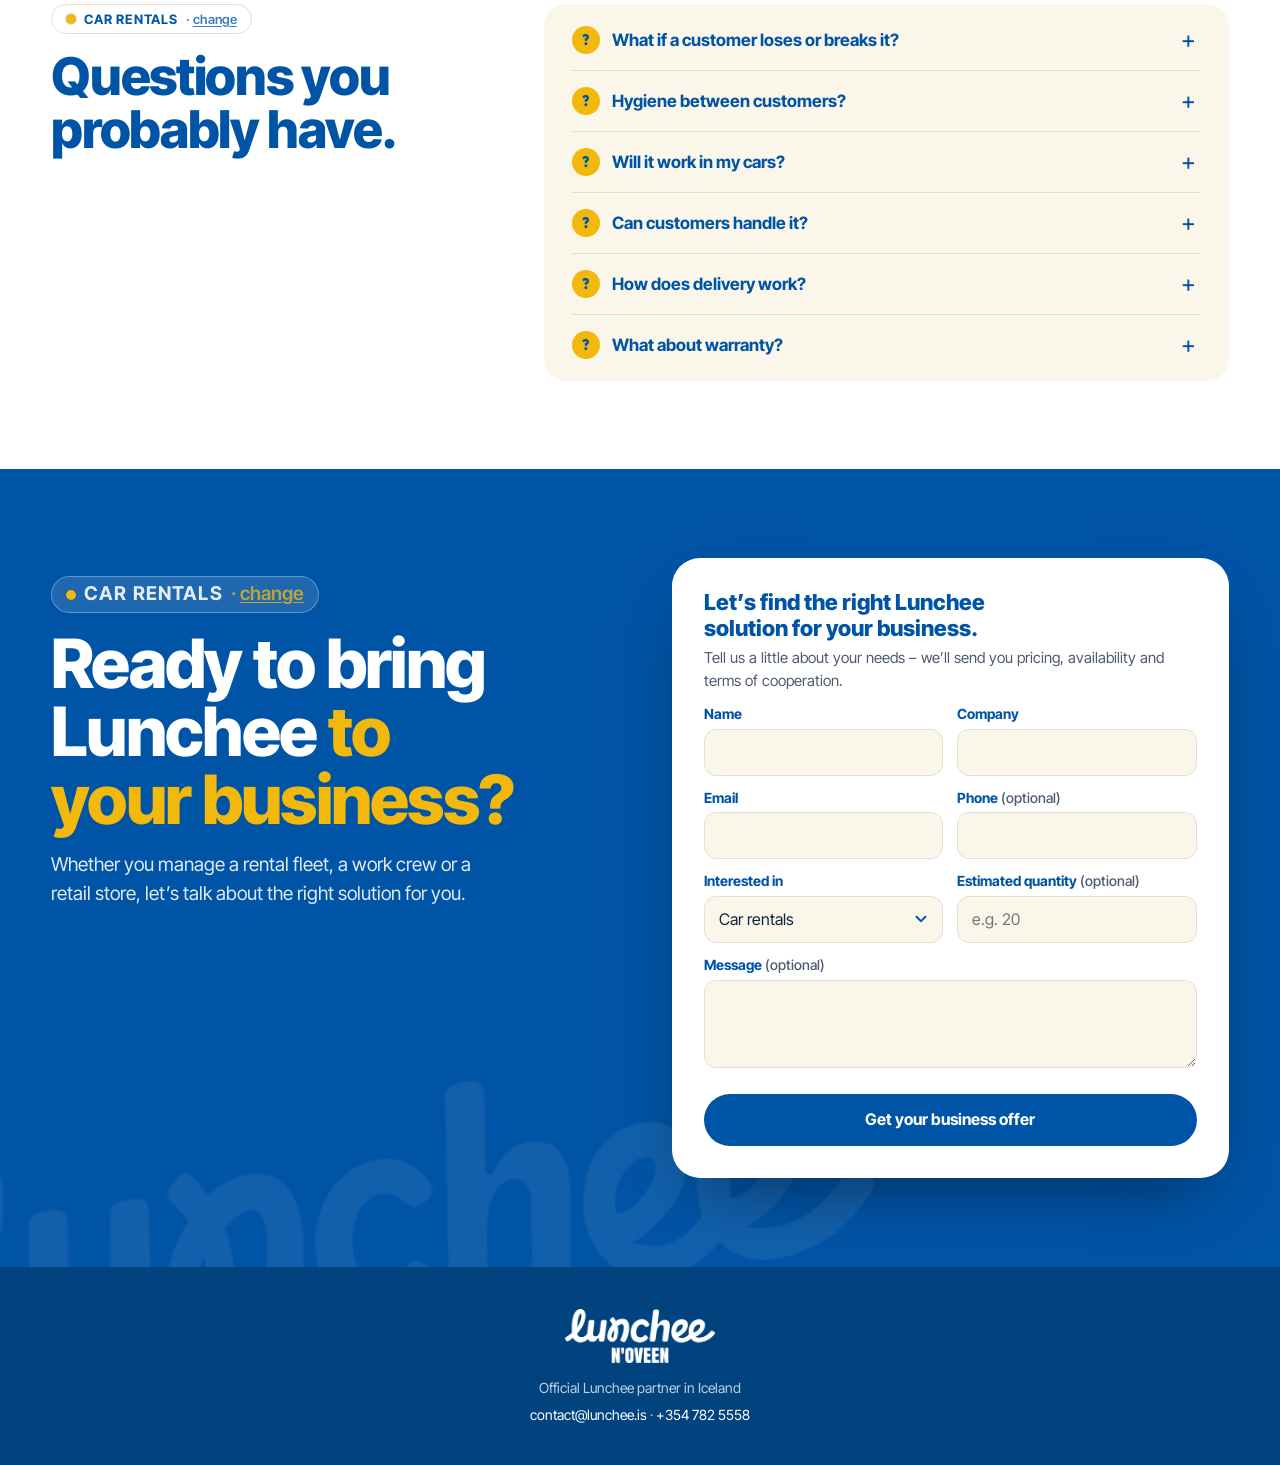
<file: uses/index.html>
<!doctype html>
<html lang="en">
<head>
<meta charset="utf-8">
<link rel="canonical" href="https://lunchee.is/uses">
<title>Lunchee – where to use it: rentals, crews, drivers, companies | Lunchee.is</title>
<meta name="description" content="One electric lunch box (12V, 24V, 230V) – for car rentals, work crews, drivers and fleets, companies and healthy eating in Iceland.">
<meta property="og:type" content="website">
<meta property="og:site_name" content="Lunchee.is">
<meta property="og:title" content="Lunchee – where to use it: rentals, crews, drivers, companies">
<meta property="og:description" content="One electric lunch box (12V, 24V, 230V) – for car rentals, work crews, drivers and fleets, companies and healthy eating in Iceland.">
<meta property="og:url" content="https://lunchee.is/uses">
<meta property="og:image" content="https://lunchee.is/assets/img/og-default.jpg">
<meta property="og:image:width" content="1200">
<meta property="og:image:height" content="630">
<meta name="twitter:card" content="summary_large_image">
<link rel="icon" href="../assets/img/favicon.svg" type="image/svg+xml">
<script>var q = location.search ? '&' + location.search.slice(1) : ''; location.replace('../?for=uses' + q + location.hash);</script>
</head>
<body><a href="../?for=uses">Lunchee Iceland</a></body>
</html>
</file>
<file: css/style.css>
/* Lunchee Iceland — landing page
   Follows "Lunchee – kierunek wizualny marki" (brand visual direction):
   - main background #F2B90C, optional backgrounds #7693DF, #F26A3D, #BCDD3F
   - headlines: blue #0054A6 + white second line
   - main font Coolvetica (not on Google Fonts – Inter Tight stands in until the font files are added),
     numbers in Outfit
   Change brand values here only. */

:root {
  --yellow: #F2B90C;      /* main background */
  --yellow-2: #F5C93A;    /* lighter tone for the logo watermark / gradients */
  --yellow-deep: #EDA20A;
  --blue: #0054A6;        /* headlines, logo on light backgrounds */
  --blue-deep: #00437F;
  --sky: #7693DF;         /* optional backgrounds */
  --coral: #F26A3D;
  --lime: #BCDD3F;
  --mint: #A6D7A8;        /* healthy eating tab */
  --cream: #FBF6EA;       /* packaging panel */
  --ink: #12233F;
  --muted: #4E5B70;
  --line: #E6DFCF;
  --white: #FFFFFF;
  --ice-1: #F7FAFD;       /* "icy" hero background (top) */
  --ice-2: #E7F0FA;       /* "icy" hero background (bottom) */
  --radius: 22px;
  --gutter: 16px;
  --max: 1200px;
  --font: "Coolvetica", "Inter Tight", system-ui, -apple-system, "Segoe UI", sans-serif;
  --num: "Outfit", "Inter Tight", system-ui, sans-serif;
  --ease: cubic-bezier(.2, .7, .1, 1);
  --shadow: 0 24px 50px -28px rgba(18, 35, 63, .45);
  /* audience accent (section 4 background) – set per audience below */
  --aud: var(--yellow);
  /* lunch box colours */
  --c-pearl: #EDECE7; --c-nature: #8BAE9A; --c-city: #2D5476; --c-glamour: #E2B9B3;
}
html[data-aud="crews"] { --aud: var(--lime); }
html[data-aud="drivers"] { --aud: var(--sky); }
html[data-aud="stores"] { --aud: var(--lime); }
html[data-aud="diet"] { --aud: var(--mint); }
html[data-aud="companies"] { --aud: linear-gradient(135deg, var(--yellow) 0%, var(--coral) 100%); }
@media (min-width: 720px) { :root { --gutter: clamp(24px, 4vw, 56px); } }

*, *::before, *::after { box-sizing: border-box; }
html { -webkit-text-size-adjust: 100%; scroll-padding-top: 72px; }
@media (prefers-reduced-motion: no-preference) { html { scroll-behavior: smooth; } }
body { margin: 0; background: var(--white); color: var(--ink); font: 400 17px/1.5 var(--font); overflow-x: hidden; }
img { max-width: 100%; height: auto; display: block; }
a { color: inherit; }
h1, h2, h3, h4, p, figure { margin: 0; }
ul, ol { margin: 0; padding: 0; list-style: none; }
:focus-visible { outline: 3px solid var(--blue); outline-offset: 3px; border-radius: 6px; }

h1, h2 { font-weight: 800; letter-spacing: -0.025em; line-height: 1.02; text-wrap: balance; }
h3, h4, .btn, .tile, .badge, .eyebrow { text-wrap: balance; }
p, li, dd, .lead { text-wrap: pretty; }
dt, label, .facts li, .benefits p, .steps5__list li span, .steps5__list li small { text-wrap: balance; }
h2 { font-size: clamp(30px, 4.4vw, 52px); color: var(--blue); max-width: 20ch; }
h3 { font-size: 20px; font-weight: 700; line-height: 1.2; color: var(--blue); }
.tt-blue { color: var(--blue); }
.tt-white { color: var(--white); font-weight: 600; }
.accent { color: var(--yellow); }

/* small label – brand pill ("LUNCHOWANIE DZIŚ") */
.pill, .eyebrow {
  display: inline-flex; align-items: center; margin-bottom: 16px;
  padding: 7px 14px; border-radius: 999px; background: var(--blue); color: var(--white);
  font-size: 13px; font-weight: 700; letter-spacing: .06em; text-transform: uppercase; line-height: 1.1;
}
.pill--aud { gap: 8px; background: var(--white); color: var(--blue); border: 1.5px solid var(--line); }
.pill__dot { width: 10px; height: 10px; border-radius: 50%; background: var(--aud); box-shadow: 0 0 0 1px rgba(18, 35, 63, .15); flex: none; }
.pill__change { color: var(--blue); font-weight: 600; text-transform: none; letter-spacing: 0; text-decoration: underline; text-underline-offset: 2px; opacity: .75; }
.pill__change::before { content: "· "; display: inline-block; white-space: pre; text-decoration: none; }
.pill__change:hover { opacity: 1; }
.pill--on-color { border-color: transparent; box-shadow: 0 6px 16px -10px rgba(18, 35, 63, .5); }
.pill--on-dark { background: rgba(255, 255, 255, .12); border-color: rgba(255, 255, 255, .3); color: var(--white); }
.pill--on-dark .pill__change { color: var(--yellow); }
.lead { margin-top: 18px; font-size: 18px; color: var(--ink); max-width: 54ch; }

.section { padding: clamp(52px, 7vw, 96px) var(--gutter); max-width: var(--max); margin: 0 auto; }

.ico { width: 44px; height: 44px; flex: none; fill: none; stroke: var(--blue); stroke-width: 1.8; stroke-linecap: round; stroke-linejoin: round; }
/* brand icon tile: blue line icon on a small yellow square (rich content style) */
.ico-tile { display: grid; place-items: center; width: 56px; height: 56px; border-radius: 14px; background: var(--yellow); flex: none; }
.ico-tile .ico { width: 32px; height: 32px; }

/* the big blurred "lunchee" watermark used on yellow brand backgrounds */
.brand-bg { position: relative; isolation: isolate; overflow: hidden; background: var(--yellow); }
.brand-bg::before {
  content: ""; position: absolute; z-index: -1; inset: -10% -20% auto auto; width: min(1100px, 140vw); aspect-ratio: 640 / 142;
  background: url("../assets/img/lunchee-logo-white.png") center / contain no-repeat;
  opacity: .16; filter: blur(2px); transform: rotate(-8deg); pointer-events: none;
}
.brand-bg::after {
  content: ""; position: absolute; z-index: -2; inset: 0;
  background: radial-gradient(120% 90% at 85% 10%, var(--yellow-2) 0, transparent 55%), radial-gradient(90% 70% at 0% 100%, var(--yellow-deep) 0, transparent 60%);
}

/* ---------- Buttons ---------- */
.btn {
  display: inline-flex; align-items: center; justify-content: center; gap: 10px;
  min-height: 52px; padding: 0 26px; border: 0; border-radius: 999px;
  background: var(--blue); color: var(--white);
  font: 700 16px/1.1 var(--font); text-decoration: none; text-align: center; cursor: pointer;
  transition: transform .25s var(--ease), box-shadow .25s var(--ease), background .2s;
}
.btn:hover { transform: translateY(-2px); background: var(--blue-deep); box-shadow: 0 14px 30px -12px rgba(0, 84, 166, .7); }
.btn--small { min-height: 42px; padding: 0 18px; font-size: 14px; }
.btn--yellow { background: var(--yellow); color: var(--blue); }
.btn--yellow:hover { background: var(--yellow-2); box-shadow: 0 14px 30px -12px rgba(242, 185, 12, .8); }
.btn--block { width: 100%; }
.btn--ghost { background: transparent; color: var(--blue); box-shadow: inset 0 0 0 2px var(--blue); }
.btn--ghost:hover { background: var(--blue); color: var(--white); }
.btn:disabled { opacity: .6; cursor: progress; }

/* ---------- 1 · Header (yellow, white logo) ---------- */
.nav {
  position: sticky; top: 0; z-index: 50;
  display: flex; align-items: center; justify-content: space-between; gap: 12px;
  padding: 14px var(--gutter); padding-top: max(14px, env(safe-area-inset-top));
  background: var(--white); transition: box-shadow .3s, padding .3s;
}
.nav.is-scrolled { box-shadow: 0 1px 0 #E3EAF3, 0 8px 24px -18px rgba(0, 54, 110, .45); padding-block: 10px; }
.nav__logo { flex: none; display: inline-flex; align-items: flex-end; gap: 1px; text-decoration: none; }
.nav__logo img { height: 28px; width: auto; }
.nav__tld { font: 800 19px/1 var(--font); color: var(--yellow-deep); letter-spacing: -0.02em; margin-bottom: 1px; }
@media (min-width: 760px) { .nav__logo img { height: 36px; } .nav__tld { font-size: 24px; } }
.nav__right { display: flex; align-items: center; gap: 12px; min-width: 0; }
.menu { display: flex; align-items: center; gap: 26px; }
.menu__drop { position: relative; }
.menu__btn { appearance: none; background: none; border: 0; padding: 8px 0; display: inline-flex; align-items: center; gap: 4px; font: 700 15px/1 var(--font); color: var(--blue); cursor: pointer; }
.menu__btn svg { width: 16px; height: 16px; fill: none; stroke: currentColor; stroke-width: 2.4; stroke-linecap: round; stroke-linejoin: round; transition: transform .2s; }
.menu__btn[aria-expanded="true"] svg { transform: rotate(180deg); }
.menu__list { position: absolute; top: calc(100% + 10px); left: -14px; z-index: 5; min-width: 270px; display: none; padding: 8px; background: var(--white); border-radius: 18px; box-shadow: 0 24px 50px -20px rgba(0, 40, 90, .45); }
.menu__btn[aria-expanded="true"] + .menu__list { display: block; }
@media (hover: hover) and (min-width: 1100px) { .menu__drop:hover .menu__list { display: block; } .menu__drop::after { content: ""; position: absolute; left: 0; right: 0; top: 100%; height: 12px; } }
.menu__list a { display: flex; align-items: center; gap: 12px; padding: 10px 12px; border-radius: 12px; color: var(--ink); font-weight: 700; text-decoration: none; }
.menu__list a .ico { width: 26px; height: 26px; }
.menu__list a:hover, .menu__list a[aria-current] { background: var(--ice-2); color: var(--blue); }
.menu__link { font-weight: 600; font-size: 15px; color: var(--ink); text-decoration: none; }
.menu__link:hover { color: var(--blue); }
.nav .lang--menu, .burger { display: none; }
.burger { width: 42px; height: 42px; border-radius: 12px; border: 2px solid var(--blue); background: var(--white); cursor: pointer; place-items: center; padding: 0; flex: none; }
.burger span, .burger span::before, .burger span::after { display: block; width: 18px; height: 2.4px; border-radius: 2px; background: var(--blue); position: relative; transition: transform .25s, background .25s; }
.burger span::before, .burger span::after { content: ""; position: absolute; left: 0; }
.burger span::before { top: -6px; } .burger span::after { top: 6px; }
.nav.is-open .burger span { background: transparent; }
.nav.is-open .burger span::before { transform: translateY(6px) rotate(45deg); }
.nav.is-open .burger span::after { transform: translateY(-6px) rotate(-45deg); }
@media (max-width: 1099px) {
  .burger { display: grid; }
  .nav .lang--bar { display: none; }
  .menu { display: none; position: absolute; top: 100%; left: 0; right: 0; flex-direction: column; align-items: stretch; gap: 0; padding: 6px var(--gutter) 20px; background: var(--white); box-shadow: 0 24px 40px -24px rgba(0, 40, 90, .45); border-top: 1px solid #E3EAF3; max-height: calc(100vh - 70px); overflow-y: auto; }
  .nav.is-open .menu { display: flex; }
  .menu__btn { pointer-events: none; padding: 12px 4px 4px; font-size: 12px; letter-spacing: .08em; text-transform: uppercase; color: var(--muted); }
  .menu__btn svg { display: none; }
  .menu__list { position: static; display: block; min-width: 0; padding: 0 0 6px; box-shadow: none; }
  .menu__link { padding: 14px 4px; border-top: 1px solid #E3EAF3; font-size: 16px; }
  .nav .lang--menu { display: inline-flex; align-self: flex-start; margin-top: 14px; }
}
.nav .btn { white-space: nowrap; }
.cta-short { display: none; }
@media (max-width: 560px) { .nav .cta-short { display: inline; } }
.lang { display: inline-flex; border: 2px solid var(--blue); border-radius: 999px; overflow: hidden; }
.lang button { appearance: none; border: 0; background: transparent; color: var(--blue); font: 700 13px/1 var(--font); letter-spacing: .04em; padding: 8px 12px; cursor: pointer; }
.lang button[aria-pressed="true"] { background: var(--blue); color: var(--white); }
.lang button[hidden] { display: none; }
@media (max-width: 560px) {
  .nav { gap: 8px; }
  .nav__right { gap: 8px; }
  .lang button { padding: 7px 8px; font-size: 12px; }
  .nav .btn--small { min-height: 38px; padding: 4px 14px; font-size: 13px; }
  .nav .cta-long { display: none; }
}

/* ---------- 2 · Hero (yellow brand background) ---------- */
.hero-wrap { padding-bottom: clamp(32px, 5vw, 64px); }
.hero-wrap.brand-bg { background: linear-gradient(180deg, var(--ice-1) 0%, var(--ice-2) 100%); }
.hero-wrap.brand-bg::before { background-image: url("../assets/img/lunchee-logo-blue.png"); opacity: .05; }
.hero-wrap.brand-bg::after { background: radial-gradient(80% 70% at 90% 0%, rgba(118, 147, 223, .2), transparent 60%), radial-gradient(60% 50% at 0% 100%, rgba(255, 255, 255, .9), transparent 60%); }
.hero .eyebrow { background: var(--yellow); color: var(--blue); }
@media (max-width: 560px) { .hero .eyebrow { font-size: 11.5px; letter-spacing: .02em; padding: 7px 12px; border-radius: 14px; } }
.hero {
  max-width: var(--max); margin: 0 auto; padding: 16px var(--gutter) 0;
  display: grid; grid-template-columns: minmax(0, 1fr); gap: 28px; align-items: center;
}
.hero__title { font-size: clamp(40px, 10.5vw, 58px); line-height: 1; letter-spacing: -0.03em; }
.hero__title .line { display: block; color: var(--blue); }
.hero__title .line--hot { color: var(--ink); font-weight: 700; }
.hero__sub { margin-top: 20px; color: var(--ink); max-width: 44ch; font-size: 18px; }
.hero__sub strong { font-weight: 700; color: var(--blue); }
/* companies: price right under the offer */
.hero__price { margin-top: 22px; display: inline-flex; flex-wrap: wrap; align-items: baseline; gap: 2px 12px; padding: 12px 18px; background: var(--white); border-radius: 16px; border-left: 5px solid var(--yellow); box-shadow: var(--shadow); }
.hero__price[hidden] { display: none; }
.hero__price b { font: 800 clamp(24px, 2.6vw, 30px)/1.1 var(--num); color: var(--blue); white-space: nowrap; }
.hero__price span { font-size: 14px; font-weight: 600; color: var(--muted); }
.hero__price + .hero__actions { margin-top: 20px; }
.hero__actions { margin-top: 26px; display: flex; gap: 12px; flex-wrap: wrap; }
.hero__deadline { margin-top: 18px; display: flex; gap: 10px; align-items: flex-start; }
.hero__deadline[hidden] { display: none; }
.hero__deadline .ico { flex: none; width: 22px; height: 22px; margin-top: 1px; stroke: var(--blue); }
.hero__deadline b { display: block; font-weight: 800; color: var(--ink); }
.hero__deadline small { display: block; margin-top: 2px; font-size: 13px; color: var(--muted); }
.hero__photo { position: relative; border-radius: 28px; overflow: visible; aspect-ratio: 4 / 3.8; }
.hero__photo > img { width: 100%; height: 100%; object-fit: cover; object-position: 50% 42%; border-radius: 28px; box-shadow: 0 40px 70px -40px rgba(0, 40, 90, .55); }
.badges { position: absolute; left: 14px; bottom: 14px; display: flex; flex-wrap: wrap; gap: 8px; }
.badge {
  display: inline-flex; align-items: center; gap: 8px; padding: 8px 14px 8px 8px; border-radius: 999px;
  background: rgba(255, 255, 255, .78); backdrop-filter: blur(10px); -webkit-backdrop-filter: blur(10px);
  border: 1px solid rgba(255, 255, 255, .9); box-shadow: 0 10px 24px -14px rgba(0, 40, 90, .55);
  color: var(--blue); font: 700 14px/1 var(--num); white-space: nowrap;
}
.badge svg { width: 28px; height: 28px; padding: 6px; border-radius: 50%; fill: none; stroke: var(--white); stroke-width: 2.2; stroke-linecap: round; stroke-linejoin: round; box-sizing: border-box; }
.badge--heat svg { background: var(--coral); }
.facts { display: grid; grid-template-columns: repeat(2, minmax(0, 1fr)); gap: 10px; margin-top: 12px; }
.facts li { display: grid; grid-template-columns: auto 1fr; column-gap: 10px; align-items: center; background: var(--white); border-radius: 16px; padding: 12px 14px; color: var(--muted); font-size: 14px; line-height: 1.2; box-shadow: var(--shadow); text-wrap: balance; }
.facts .ico { grid-row: span 2; width: 26px; height: 26px; stroke-width: 2; }
.facts b { font: 800 18px/1.1 var(--num); color: var(--blue); }
@media (min-width: 960px) {
  .hero { grid-template-columns: minmax(0, 1.1fr) minmax(0, 1fr); column-gap: clamp(28px, 4vw, 64px); row-gap: 28px; padding-top: 40px; }
  .hero__title { font-size: clamp(36px, 4.1vw, 54px); }
  .hero__title .line { text-wrap: balance; }
  .hero__photo { aspect-ratio: 4 / 4.3; max-height: 72vh; }
  .badges { left: 18px; bottom: 18px; }
  .badge { font-size: 15px; }
  .facts { grid-column: 1 / -1; grid-template-columns: repeat(4, 1fr); gap: 14px; margin-top: 8px; }
  .facts li { padding: 16px 18px; font-size: 15px; }
  .facts b { font-size: 22px; white-space: nowrap; }
}

/* load-in sequence */
.reveal-load { opacity: 0; transform: translateY(22px); animation: rise .9s var(--ease) forwards; animation-delay: calc(var(--d) * 110ms + 150ms); }
@keyframes rise { to { opacity: 1; transform: none; } }
/* scroll reveal */
.reveal { opacity: 0; transform: translateY(28px); transition: opacity .8s var(--ease), transform .8s var(--ease); }
.reveal.is-in { opacity: 1; transform: none; }

/* ---------- 3 · Who are you? ---------- */
.who { max-width: var(--max); margin: 0 auto; padding: clamp(52px, 7vw, 88px) var(--gutter) 0; }
.who .eyebrow { margin-bottom: 14px; }
.who__hint { margin-top: 10px; display: flex; align-items: center; gap: 8px; color: var(--muted); font-size: 16px; }
.who__hint svg { width: 20px; height: 20px; flex: none; fill: none; stroke: var(--blue); stroke-width: 2.4; stroke-linecap: round; stroke-linejoin: round; animation: hint-bob 1.8s ease-in-out infinite; }
@keyframes hint-bob { 50% { transform: translateY(4px); } }

/* industry cards – separate, equal cards; the chosen one is filled with the industry colour and gets a tick */
.who { padding-bottom: clamp(36px, 5vw, 56px); }
.tiles { margin-top: 22px; display: flex; align-items: stretch; gap: 6px; }
.tile {
  position: relative; flex: 1 1 0; min-width: 0;
  display: flex; flex-direction: column; align-items: center; justify-content: center; gap: 2px; text-align: center;
  padding: 12px 3px; border: 1.5px solid var(--line); border-radius: 16px;
  background: var(--white); text-decoration: none; cursor: pointer;
  transition: transform .25s var(--ease), background .25s, border-color .25s, box-shadow .25s;
}
.tile .ico { width: 28px; height: 28px; margin-bottom: 2px; }
.tile b, .tile > span { display: none; }
.tile__short { display: block; font-style: normal; font-weight: 800; font-size: 11.5px; line-height: 1.15; color: var(--blue); letter-spacing: -.01em; }
.tile:hover { transform: translateY(-3px); border-color: var(--blue); box-shadow: var(--shadow); }
.tile[aria-pressed="true"] { background: var(--aud); border-color: var(--blue); box-shadow: 0 0 0 2px var(--blue), var(--shadow); transform: none; cursor: default; }
.tile[aria-pressed="true"]::after {
  content: ""; position: absolute; top: -8px; left: -8px; width: 22px; height: 22px; border-radius: 50%;
  background: var(--blue) url("data:image/svg+xml,%3Csvg xmlns='http://www.w3.org/2000/svg' viewBox='0 0 24 24' fill='none' stroke='white' stroke-width='3.2' stroke-linecap='round' stroke-linejoin='round'%3E%3Cpath d='m6 12.5 4 4 8-9'/%3E%3C/svg%3E") center / 14px no-repeat;
  box-shadow: 0 0 0 2px var(--white);
}
.tile[aria-pressed="true"] .ico { stroke: var(--blue); }
.tile[aria-pressed="true"] .tile__short { color: var(--blue); }
.tile[hidden] { display: none; }
/* on the darker industry colours (coral, sky) the chosen card uses white text */
html[data-aud="drivers"] .tile[aria-pressed="true"] .tile__short,
html[data-aud="drivers"] .tile[aria-pressed="true"] b,
html[data-aud="drivers"] .tile[aria-pressed="true"] > span { color: var(--white); }
html[data-aud="drivers"] .tile[aria-pressed="true"] .ico { stroke: var(--white); }
@media (min-width: 760px) {
  .tiles { gap: 14px; }
  .tile { align-items: flex-start; justify-content: flex-start; text-align: left; padding: 20px 18px; border-radius: 22px; }
  .tile .ico { width: 34px; height: 34px; margin-bottom: 6px; }
  .tile b { display: block; font-size: 19px; font-weight: 800; line-height: 1.15; color: var(--blue); }
  .tile > span { display: block; font-size: 14px; line-height: 1.35; color: var(--muted); }
  .tile__short { display: none; }
  .tile[aria-pressed="true"] > span { color: var(--ink); }
}

/* swap animation for dynamic sections */
[data-dyn] { transition: opacity .3s var(--ease), transform .3s var(--ease); }
.is-swapping [data-dyn] { opacity: 0; transform: translateY(8px); transition: none; }

/* ---------- 4 · Why it's for you (audience colour band) ---------- */
.why { background: var(--aud); padding: clamp(52px, 7vw, 92px) var(--gutter); transition: background .4s; position: relative; overflow: hidden; isolation: isolate; }
.why::before {
  content: ""; position: absolute; z-index: -1; right: -12%; bottom: -8%; width: min(900px, 120vw); aspect-ratio: 640 / 142;
  background: url("../assets/img/lunchee-logo-white.png") center / contain no-repeat; opacity: .18; transform: rotate(-8deg);
}
.why__inner { max-width: var(--max); margin: 0 auto; position: relative; }
/* see-through line drawing on the right of the headline (one per audience) */
.why__art { display: none; }
@media (min-width: 960px) {
  /* the drawing sits next to the headline and shrinks to its height, so the cards never cover it */
  .why__inner { display: grid; grid-template-columns: minmax(0, 1fr) min(38%, 420px); column-gap: 32px; }
  .why__head { grid-column: 1; grid-row: 1; }
  .why__list { grid-column: 1 / -1; grid-row: 2; }
  .why__art { display: block; grid-column: 2; grid-row: 1; position: relative; z-index: -1; min-height: 0; margin: -28px 0 calc(8px - clamp(28px, 4vw, 44px)); pointer-events: none; opacity: .55; }
  .why__art svg { position: absolute; inset: 0; width: 100%; height: 100%; fill: none; stroke: var(--white); stroke-width: 3.5; stroke-linecap: round; stroke-linejoin: round; overflow: visible; }
  .why__art .f { fill: rgba(255, 255, 255, .16); }
  .why__art .f2 { fill: var(--white); }
  .why__art .b { stroke-width: 5; }
}
@media (min-width: 960px) and (prefers-reduced-motion: no-preference) { .why__art svg { animation: art-float 7s ease-in-out infinite; } }
@keyframes art-float { 50% { transform: translateY(-10px) rotate(-1deg); } }
.why h2 { font-size: clamp(30px, 4.8vw, 58px); max-width: 20ch; }
.why .lead { color: var(--ink); }
.why__list { margin-top: clamp(28px, 4vw, 44px); display: grid; gap: 12px; }
.why__list li { background: var(--white); border-radius: var(--radius); padding: 22px; box-shadow: var(--shadow); display: grid; grid-template-columns: auto 1fr; column-gap: 16px; align-items: start; }
.why__list li:nth-child(2) { transition-delay: .1s; }
.why__list li:nth-child(3) { transition-delay: .2s; }
.why__list .ico { grid-row: span 2; width: 56px; height: 56px; padding: 12px; border-radius: 14px; background: var(--yellow); box-sizing: border-box; stroke-width: 2; }
.why__list h3 { font-size: clamp(19px, 2vw, 23px); font-weight: 800; margin-top: 2px; }
.why__list p { margin-top: 4px; color: var(--muted); font-size: 16px; }
@media (min-width: 960px) {
  .why__list { grid-template-columns: repeat(3, 1fr); gap: 18px; }
  .why__list li { grid-template-columns: 1fr; padding: 30px 28px; }
  .why__list .ico { grid-row: auto; margin-bottom: 14px; }
}

/* ---------- 5 · How you use it ---------- */
.how__head h2 { max-width: 22ch; }
.models__grid { margin-top: 32px; display: grid; gap: 16px; }
@media (min-width: 760px) { .models__grid { grid-template-columns: 1fr 1fr; gap: 20px; } .models__grid--3 { grid-template-columns: repeat(3, 1fr); } }
.model-card {
  background: var(--blue); color: var(--white); border-radius: 28px; padding: clamp(24px, 4vw, 40px);
  display: flex; flex-direction: column; gap: 10px; overflow: hidden; box-shadow: var(--shadow);
}
.model-card:nth-child(2) { background: var(--yellow); color: var(--ink); transition-delay: .1s; }
.model-card:nth-child(3) { background: var(--aud); color: var(--ink); transition-delay: .2s; }
.model-card h3 { color: inherit; font-size: clamp(24px, 2.8vw, 32px); font-weight: 800; letter-spacing: -0.02em; line-height: 1.08; }
.model-card:nth-child(2) h3, .model-card:nth-child(3) h3 { color: var(--blue); }
.model-card > p { color: rgba(255, 255, 255, .88); font-size: 18px; }
.model-card:nth-child(n+2) > p { color: var(--ink); }
.model-card .ico { stroke: var(--yellow); width: 44px; height: 44px; margin-bottom: 6px; }
.model-card:nth-child(n+2) .ico { stroke: var(--blue); }
.models__grid--3 .model-card h3 { font-size: clamp(22px, 2.2vw, 27px); }

.mock {
  margin-top: 18px; background: var(--white); color: var(--ink); border-radius: 16px; padding: 18px 20px;
  box-shadow: 0 24px 50px -28px rgba(0, 0, 0, .55);
}
.mock__title { font-weight: 700; font-size: 12px; line-height: 1; text-transform: uppercase; letter-spacing: .08em; color: var(--muted); margin-bottom: 12px; }
.mock__row { display: flex; align-items: center; gap: 12px; padding: 10px 0; border-top: 1px solid #EEE8DA; font-size: 15px; }
.mock__row em { font-style: normal; color: var(--muted); font-size: 13px; }
.mock__row .box { width: 20px; height: 20px; border-radius: 6px; border: 2px solid #CFC7B5; flex: none; position: relative; }
.mock__row--list .box { width: 8px; height: 8px; border: 0; border-radius: 50%; background: #CFC7B5; margin: 0 6px; }
.mock__row.is-on { font-weight: 700; color: var(--blue); }
.mock__row--check.is-on .box { background: var(--blue); border-color: var(--blue); }
.mock__row--check.is-on .box::after { content: ""; position: absolute; left: 5px; top: 1px; width: 5px; height: 10px; border: solid var(--white); border-width: 0 2.5px 2.5px 0; transform: rotate(45deg); }
.mock__row--list.is-on .box { background: var(--yellow); box-shadow: 0 0 0 4px rgba(242, 185, 12, .3); }

/* crews: timeline + named boxes */
.timeline li { display: grid; grid-template-columns: 74px 1fr; gap: 12px; align-items: center; padding: 12px 0; border-top: 1px solid rgba(255, 255, 255, .22); }
.timeline li:first-child { border-top: 0; padding-top: 0; }
.timeline b { font: 800 22px/1 var(--num); font-variant-numeric: tabular-nums; }
.timeline span { color: rgba(255, 255, 255, .88); }
.timeline .is-on b { color: var(--yellow); }
.timeline .is-on span { color: var(--white); font-weight: 700; }
.names { margin-top: 8px; display: grid; grid-template-columns: repeat(4, 1fr); gap: 8px; text-align: center; background: var(--white); border-radius: 16px; padding: 12px 10px; }
.names img { aspect-ratio: 1; object-fit: contain; mix-blend-mode: multiply; }
.names span { display: inline-block; margin-top: 2px; font-size: 13px; font-weight: 700; background: var(--yellow); color: var(--blue); border-radius: 999px; padding: 2px 10px; }

/* photo placeholder (until the real photo arrives) */
.ph {
  display: flex; flex-direction: column; align-items: center; justify-content: center; gap: 6px; text-align: center;
  min-height: 220px; padding: 24px; border: 2px dashed #D9CFB8; border-radius: 28px; background: var(--cream); color: var(--muted);
}
.models__grid + .ph { margin-top: 16px; }
.ph .ico { width: 36px; height: 36px; stroke: var(--muted); }
.ph b { font-size: 13px; letter-spacing: .08em; text-transform: uppercase; }
.ph span { font-size: 15px; max-width: 32ch; }

/* product feature card (crews / drivers) */
.vcard { margin: 0; display: grid; grid-template-columns: 120px 1fr; gap: 18px; align-items: center; background: var(--cream); border-radius: 28px; padding: 18px 22px 18px 14px; }
.models__grid + .vcard { margin-top: 16px; }
.vcard img { width: 100%; aspect-ratio: 1; object-fit: contain; mix-blend-mode: multiply; }
.vcard__tag { display: inline-block; margin-bottom: 8px; padding: 4px 10px; border-radius: 999px; background: var(--yellow); color: var(--blue); font-size: 12px; font-weight: 800; letter-spacing: .06em; text-transform: uppercase; }
.vcard b { display: block; color: var(--blue); font-size: clamp(19px, 2vw, 24px); font-weight: 800; line-height: 1.15; }
.vcard p { margin-top: 6px; color: var(--muted); font-size: 16px; }
@media (min-width: 760px) { .vcard { grid-template-columns: 200px 1fr; gap: 28px; padding: 22px 32px 22px 18px; } }

/* stores: shelf + online shop card */
.shelf { position: relative; padding: 38px 10px 0; background: linear-gradient(#FFFDF7, #F1EADB); overflow: hidden; }
.shelf__tag { position: absolute; top: 12px; left: 12px; font-size: 12px; font-weight: 700; background: var(--yellow); color: var(--blue); border-radius: 6px; padding: 3px 8px; }
.shelf__row { display: grid; grid-template-columns: repeat(4, 1fr); gap: 4px; align-items: end; }
.shelf__row img { aspect-ratio: 1; object-fit: contain; mix-blend-mode: multiply; }
.shelf__plank { height: 14px; margin: 0 -10px; background: linear-gradient(#C9B79C, #A8957A); box-shadow: 0 6px 10px -4px rgba(0, 0, 0, .25); }
.shop { display: grid; grid-template-columns: 110px 1fr; gap: 14px; align-items: center; }
.shop__img { position: relative; background: var(--cream); border-radius: 12px; }
.shop__img img { aspect-ratio: 1; object-fit: contain; mix-blend-mode: multiply; }
.shop__badge { position: absolute; top: 6px; left: 6px; font-size: 11px; font-weight: 700; background: var(--blue); color: var(--white); border-radius: 6px; padding: 2px 6px; }
.shop__info { display: flex; flex-direction: column; gap: 4px; }
.shop__info b { color: var(--blue); line-height: 1.2; }
.shop__info small { color: var(--muted); font-size: 13px; line-height: 1.3; }
.shop__dots { display: flex; gap: 6px; margin-top: 4px; }
.dot { width: 16px; height: 16px; border-radius: 50%; box-shadow: inset 0 0 0 1px rgba(18, 35, 63, .15); }
.dot--pearl { background: var(--c-pearl); } .dot--nature { background: var(--c-nature); } .dot--city { background: var(--c-city); } .dot--glamour { background: var(--c-glamour); }
.shop__stock { margin-top: 4px; font-size: 13px; font-weight: 700; color: #2E8B3D; }
.shop__stock::before { content: "● "; }

/* ---------- 5b · Christmas campaign (companies only) ---------- */
.xmas {
  position: relative; isolation: isolate; overflow: hidden; color: var(--white);
  padding: clamp(56px, 7vw, 100px) var(--gutter);
  background: linear-gradient(180deg, #002B57 0%, var(--blue-deep) 55%, var(--blue) 100%);
}
.xmas[hidden] { display: none; }
/* northern lights */
.xmas::before {
  content: ""; position: absolute; z-index: -1; inset: -20% -10% 40%;
  background:
    radial-gradient(40% 50% at 25% 40%, rgba(188, 221, 63, .35), transparent 70%),
    radial-gradient(35% 45% at 70% 30%, rgba(118, 147, 223, .45), transparent 70%),
    radial-gradient(30% 40% at 50% 60%, rgba(120, 230, 200, .25), transparent 70%);
  filter: blur(30px); animation: aurora 14s ease-in-out infinite alternate;
}
@keyframes aurora { to { transform: translateX(6%) skewX(-6deg) scaleY(1.15); opacity: .75; } }
/* snowy ground line */
.xmas::after {
  content: ""; position: absolute; z-index: -1; left: 0; right: 0; bottom: -1px; height: 46px;
  background: radial-gradient(60px 26px at 10% 100%, var(--cream) 98%, transparent), radial-gradient(90px 34px at 35% 100%, var(--cream) 98%, transparent), radial-gradient(70px 28px at 62% 100%, var(--cream) 98%, transparent), radial-gradient(100px 36px at 88% 100%, var(--cream) 98%, transparent);
}
.xmas__inner { max-width: var(--max); margin: 0 auto; display: grid; gap: 28px; }
.pill--xmas { background: var(--coral); gap: 8px; }
.pill--xmas .ico { width: 18px; height: 18px; stroke: var(--white); stroke-width: 2; }
.xmas h2 { font-size: clamp(30px, 4.6vw, 56px); max-width: 22ch; }
.xmas h2 .tt-blue { color: var(--yellow); }
.xmas .lead { color: rgba(255, 255, 255, .88); }
.xmas__sub { color: var(--white); font-size: clamp(20px, 2.2vw, 26px); font-weight: 800; }

.guide { display: grid; grid-template-columns: repeat(2, minmax(0, 1fr)); gap: 10px; margin-top: -12px; }
.guide li { position: relative; background: var(--white); color: var(--ink); border-radius: 22px; padding: 14px 14px 18px; box-shadow: 0 24px 40px -28px rgba(0, 0, 0, .7); }
.guide li:nth-child(2) { transition-delay: .08s; } .guide li:nth-child(3) { transition-delay: .16s; } .guide li:nth-child(4) { transition-delay: .24s; }
.guide img { aspect-ratio: 1; object-fit: contain; mix-blend-mode: multiply; transition: transform .5s var(--ease); }
.guide li:hover img { transform: translateY(-4px) rotate(-3deg); }
.guide b { display: block; color: var(--blue); font-size: 17px; line-height: 1.2; }
.guide p { margin-top: 4px; font-size: 14px; color: var(--muted); line-height: 1.35; }
.guide__tag { position: absolute; top: 10px; right: 10px; width: 34px; height: 34px; border-radius: 50%; background: var(--coral); display: grid; place-items: center; }
.guide__tag .ico { width: 18px; height: 18px; stroke: var(--white); stroke-width: 2; }
@media (min-width: 960px) { .guide { grid-template-columns: repeat(4, 1fr); gap: 16px; } .guide li { padding: 18px 18px 22px; } }

.xmas__foot { display: flex; flex-wrap: wrap; align-items: center; gap: 12px 18px; }
.xmas__foot em { font-style: normal; color: rgba(255, 255, 255, .75); font-size: 15px; }
html:not(.gift-open) .snow-toggle { display: none; }
.snow-toggle { display: inline-flex; align-items: center; gap: 6px; margin: 0; background: none; border: 0; color: rgba(255, 255, 255, .75); font: 600 13px/1 var(--font); cursor: pointer; }
.snow-toggle .ico { width: 16px; height: 16px; stroke: currentColor; }
.snow-toggle[aria-pressed="false"] { opacity: .6; }

/* gift tag on the hero photo (stores) */
.gift-tag {
  position: absolute; top: 18px; right: -10px; z-index: 2; display: inline-flex; align-items: center; gap: 8px;
  padding: 9px 16px 9px 22px; background: var(--coral); color: var(--white); font-weight: 800; font-size: 14px;
  border-radius: 6px 999px 999px 6px; box-shadow: 0 12px 24px -12px rgba(0, 0, 0, .5); transform: rotate(4deg);
  animation: swing 3.2s ease-in-out infinite; transform-origin: 0 50%;
}
.gift-tag[hidden] { display: none; }
.gift-tag::before { content: ""; position: absolute; left: 8px; top: 50%; width: 7px; height: 7px; margin-top: -3.5px; border-radius: 50%; background: var(--white); }
.gift-tag .ico { width: 18px; height: 18px; stroke: var(--white); stroke-width: 2; }
@keyframes swing { 50% { transform: rotate(-2deg); } }

/* falling snow canvas */
.snow { position: fixed; inset: 0; width: 100%; height: 100%; z-index: 40; pointer-events: none; }
.snow[hidden] { display: none; }

/* ---------- 6 · Product (cream, like the packaging panel) ---------- */
.product { background: var(--cream); }
.product__inner { max-width: var(--max); margin: 0 auto; padding: clamp(52px, 7vw, 96px) var(--gutter) clamp(40px, 5vw, 64px); }
.kit { margin-top: 28px; background: var(--white); border-radius: 28px; padding: 20px; display: grid; gap: 16px; box-shadow: var(--shadow); }
.kit__main { width: 100%; max-width: 560px; margin: 0 auto; mix-blend-mode: multiply; }
.kit__parts { display: grid; grid-template-columns: repeat(3, 1fr); gap: 10px; border-top: 1px solid var(--line); padding-top: 16px; }
.kit__parts span { display: flex; flex-direction: column; align-items: center; text-align: center; gap: 6px; font-size: 14px; font-weight: 700; line-height: 1.25; color: var(--blue); }
.kit__parts i { font-style: normal; }
.kit__parts img { width: 100%; max-width: 130px; aspect-ratio: 1; object-fit: contain; mix-blend-mode: multiply; }
@media (min-width: 960px) {
  .kit { grid-template-columns: 1.5fr 1fr; align-items: center; padding: 32px; }
  .kit__parts { grid-template-columns: 1fr; border-top: 0; border-left: 1px solid var(--line); padding: 0 0 0 28px; }
  .kit__parts span { flex-direction: row; text-align: left; gap: 16px; font-size: 16px; }
  .kit__parts img { width: 96px; }
}

.colours { margin-top: 16px; background: var(--white); border-radius: 28px; padding: 22px 18px; display: grid; gap: 18px; align-items: center; box-shadow: var(--shadow); }
.colours p { color: var(--muted); font-size: 17px; max-width: 30ch; }
.colours p b { display: block; margin-top: 4px; font-size: clamp(20px, 2.2vw, 26px); font-weight: 800; line-height: 1.2; color: var(--blue); }
.colours ul { display: grid; grid-template-columns: repeat(4, minmax(0, 1fr)); gap: 8px; text-align: center; }
.colours img { aspect-ratio: 1; object-fit: contain; mix-blend-mode: multiply; transition: transform .5s var(--ease); margin-bottom: 4px; }
.colours li:hover img { transform: translateY(-4px) rotate(-2deg); }
.colours li b { display: block; font-size: 15px; font-weight: 800; line-height: 1.1; color: var(--blue); }
.colours small { font: 500 12px/1.2 var(--num); color: var(--muted); }
@media (min-width: 960px) { .colours { grid-template-columns: 1fr 2.4fr; gap: 24px; padding: 28px; } .colours li b { font-size: 16px; } }

/* ---------- 6b · 5 steps (yellow, like the brand step-by-step) ---------- */
.steps5 { padding: clamp(52px, 7vw, 88px) var(--gutter); }
.steps5__inner { max-width: var(--max); margin: 0 auto; }
.steps5__title { max-width: none; text-align: center; color: var(--white); font-weight: 600; font-size: clamp(32px, 5vw, 64px); line-height: 1.05; }
.steps5__title b { display: block; color: var(--blue); font-weight: 800; }
.steps5__list { margin-top: clamp(28px, 4vw, 52px); display: grid; grid-template-columns: 1fr 1fr; gap: 22px 12px; counter-reset: step; }
.steps5__list li { text-align: center; display: flex; flex-direction: column; align-items: center; }
.steps5__list li:last-child { grid-column: 1 / -1; max-width: 50%; margin: 0 auto; }
.steps5__list li:nth-child(2) { transition-delay: .08s; } .steps5__list li:nth-child(3) { transition-delay: .16s; } .steps5__list li:nth-child(4) { transition-delay: .24s; } .steps5__list li:nth-child(5) { transition-delay: .32s; }
.steps5__list img { width: 100%; border-radius: 22px; transition: transform .5s var(--ease); box-shadow: 0 20px 40px -28px rgba(120, 70, 0, .8); }
.steps5__list li:hover img { transform: translateY(-6px) scale(1.02); }
.steps5__list b { margin-top: 12px; font-size: 19px; font-weight: 800; color: var(--blue); line-height: 1.1; }
.steps5__list span { margin-top: 4px; color: var(--ink); font-size: 15px; line-height: 1.3; max-width: 22ch; }
@media (min-width: 960px) {
  .steps5__list { grid-template-columns: repeat(5, 1fr); gap: 16px; }
  .steps5__list li:last-child { grid-column: auto; max-width: none; margin: 0; }
  .steps5__list li:nth-child(even) { margin-top: 64px; }
  .steps5__list b { font-size: 21px; }
  .steps5__list span { font-size: 16px; }
}

/* specs (collapsed) */
.specs-wrap { background: var(--cream); padding: clamp(32px, 4vw, 56px) var(--gutter); }
.specs { max-width: var(--max); margin: 0 auto; background: var(--white); border-radius: 22px; padding: 0 20px; box-shadow: var(--shadow); }
.specs summary { list-style: none; cursor: pointer; padding: 20px 0; font-size: 20px; font-weight: 800; color: var(--blue); display: flex; justify-content: space-between; align-items: center; }
.specs summary::-webkit-details-marker { display: none; }
.specs summary::after { content: "+"; display: grid; place-items: center; width: 34px; height: 34px; border-radius: 50%; background: var(--yellow); color: var(--blue); font-size: 24px; font-weight: 400; transition: transform .3s var(--ease); }
.specs[open] summary::after { transform: rotate(45deg); }
.specs__body { display: grid; gap: 24px; padding: 4px 0 28px; }
.specs table { width: 100%; border-collapse: collapse; font-size: 15px; }
.specs th, .specs td { text-align: left; padding: 11px 0; border-bottom: 1px solid #EEE8DA; vertical-align: top; }
.specs th { font-weight: 600; font-size: 14px; color: var(--muted); width: 40%; padding-right: 16px; }
.specs td { color: var(--ink); }
.specs h4 { font-size: 17px; font-weight: 800; color: var(--blue); margin-bottom: 8px; }
.specs h4 + p { font-size: 15px; color: var(--ink); }
.specs p + h4 { margin-top: 22px; padding-top: 18px; border-top: 1px solid var(--line); }
@media (min-width: 960px) { .specs { padding: 0 28px; } .specs__body { grid-template-columns: 1fr 1fr; gap: 48px; } }

/* ---------- 7 · FAQ ---------- */
.faq { background: var(--white); padding: clamp(52px, 7vw, 88px) var(--gutter); }
.faq__inner { max-width: var(--max); margin: 0 auto; display: grid; gap: 24px; align-items: start; }
.faq__list { background: var(--cream); border-radius: var(--radius); padding: 6px 20px; }
.qa { border-top: 1px solid var(--line); }
.qa:first-child { border-top: 0; }
.qa summary { list-style: none; cursor: pointer; display: grid; grid-template-columns: 28px 1fr 20px; gap: 12px; align-items: center; padding: 16px 0; font-size: 17px; font-weight: 700; line-height: 1.3; color: var(--blue); }
.qa summary::-webkit-details-marker { display: none; }
.qa summary::before { content: "?"; width: 28px; height: 28px; border-radius: 50%; background: var(--yellow); color: var(--blue); font: 800 15px/28px var(--num); text-align: center; }
.qa summary::after { content: "+"; font-size: 24px; font-weight: 400; line-height: 1; color: var(--blue); transition: transform .3s var(--ease); }
.qa[open] summary::after { transform: rotate(45deg); }
.qa p { margin: -4px 0 0; padding: 0 32px 18px 40px; color: var(--ink); font-size: 16px; }
@media (min-width: 960px) {
  .faq__inner { grid-template-columns: 1fr 1.6fr; gap: clamp(28px, 5vw, 72px); }
  .faq__head { position: sticky; top: 110px; }
  .faq__list { padding: 6px 28px; }
}

/* ---------- 8 · CTA + form (brand blue) ---------- */
.cta { background: var(--blue); color: var(--white); padding: clamp(56px, 7vw, 100px) var(--gutter); position: relative; overflow: hidden; isolation: isolate; }
.cta::before {
  content: ""; position: absolute; z-index: -1; left: -10%; bottom: -6%; width: min(1000px, 130vw); aspect-ratio: 640 / 142;
  background: url("../assets/img/lunchee-logo-white.png") center / contain no-repeat; opacity: .07; transform: rotate(-8deg);
}
.cta__inner { position: relative; max-width: var(--max); margin: 0 auto; display: grid; gap: 32px; }
.cta h2 { color: var(--white); font-size: clamp(36px, 5.6vw, 68px); max-width: 14ch; line-height: 1; }
.cta__copy p { margin-top: 18px; font-size: 19px; color: rgba(255, 255, 255, .88); max-width: 40ch; }
@media (min-width: 960px) { .cta__inner { grid-template-columns: 1fr 1fr; gap: 64px; align-items: start; } }

.form { background: var(--white); color: var(--ink); border-radius: 28px; padding: clamp(20px, 3vw, 32px); display: grid; gap: 14px; box-shadow: 0 30px 70px -30px rgba(0, 0, 0, .55); }
.form__grid { display: grid; gap: 14px; }
.form__extra:empty { display: none; }
@media (min-width: 560px) { .form__grid { grid-template-columns: 1fr 1fr; } .form__extra .choice { grid-column: 1 / -1; } }
.form label > span, .choice legend { display: block; font-size: 14px; font-weight: 700; line-height: 1.2; color: var(--blue); margin-bottom: 6px; }
.form input:not([type="checkbox"]):not([type="radio"]), .form textarea, .form select {
  width: 100%; font: 400 16px/1.3 var(--font); color: var(--ink);
  border: 1.5px solid var(--line); border-radius: 12px; padding: 12px 14px; background: var(--cream);
}
.form textarea { resize: vertical; min-height: 84px; }
.form input:focus, .form textarea:focus, .form select:focus { outline: none; border-color: var(--yellow); background: var(--white); box-shadow: 0 0 0 3px rgba(242, 185, 12, .35); }
.choice { border: 0; padding: 0; margin: 0; display: flex; flex-wrap: wrap; gap: 8px; }
.choice legend { padding: 0; width: 100%; }
.choice label { cursor: pointer; }
.choice input { position: absolute; opacity: 0; pointer-events: none; }
.choice label span { display: inline-block; padding: 10px 16px; border: 1.5px solid var(--line); border-radius: 999px; background: var(--cream); font-size: 15px; font-weight: 700; line-height: 1.1; color: var(--blue); transition: background .15s, border-color .15s; }
.choice input:checked + span { background: var(--blue); border-color: var(--blue); color: var(--white); }
.choice input:focus-visible + span { outline: 3px solid var(--yellow); outline-offset: 2px; }
.form__hp { position: absolute; left: -9999px; }
.form__status { font-size: 15px; font-weight: 700; color: var(--blue); }
.form__status:empty { display: none; }
.form__status.is-ok { color: #2E8B3D; }
.form__status.is-error { color: #C0392B; }
.form .btn { margin-top: 4px; }

/* ---------- 9 · Footer ---------- */
.foot { background: var(--blue-deep); color: rgba(255, 255, 255, .75); text-align: center; padding: 8px var(--gutter) max(40px, env(safe-area-inset-bottom)); font-size: 14px; }
.foot img { width: 150px; margin: 34px auto 14px; }
.foot__contact { margin-top: 6px; }
/* Focused landing page (direct link like /companies): one offer, no switching between industries */
.foot__more { display: none; margin: 18px 0 4px; }
.focus .foot__more { display: block; }
.menu__other { display: none; }
.focus .menu__other { display: inline; }
@media (max-width: 1099px) { .focus .menu__other { display: block; } }
.focus #who, .focus .menu__drop, .focus .pill--aud, .focus .xbar { display: none !important; }
.foot a { color: var(--white); text-decoration: none; }
.foot a:hover { text-decoration: underline; }

/* ---------- Glow that follows the mouse (same idea as the Flavo LP) ---------- */
.glow { position: relative; isolation: isolate; --glow: rgba(255, 255, 255, .45); --glow-2: rgba(255, 255, 255, .14); }
.glow__layer {
  position: absolute; inset: 0; z-index: -1; pointer-events: none; opacity: 0; transition: opacity .5s ease;
  background: radial-gradient(560px circle at var(--mx, 50%) var(--my, 50%), var(--glow), var(--glow-2) 40%, transparent 70%);
}
.glow.is-glow .glow__layer { opacity: 1; }
.hero-wrap.glow { --glow: rgba(242, 185, 12, .3); --glow-2: rgba(118, 147, 223, .16); }
.cta.glow, .foot.glow { --glow: rgba(242, 185, 12, .34); --glow-2: rgba(118, 147, 223, .2); }

/* ---------- "Companies" tile wrapped as a Christmas gift – stays wrapped (even when chosen) until clicked ---------- */
.tile--gift { overflow: visible; }
@media (min-width: 760px) { .tile--gift:not(.is-open) { padding-right: 52px; } }
.tile--gift:not(.is-open) { cursor: pointer; transform: none; background: linear-gradient(135deg, var(--coral) 0%, #D9442A 100%); border-color: transparent; box-shadow: var(--shadow); }
.tile--gift:not(.is-open) b, .tile--gift:not(.is-open) > span, .tile--gift:not(.is-open) .tile__short { color: var(--white); }
.tile--gift:not(.is-open) .ico { stroke: var(--white); }
.tile--gift:not(.is-open)::after { display: none; }
.tile--gift:not(.is-open):hover { animation: gift-wiggle .6s ease-in-out; }
@media (min-width: 760px) { .gift__ribbon { right: 22px; width: 14px; } .gift__bow { top: -18px; right: -2px; width: 58px; } }
@keyframes gift-wiggle { 20% { transform: translateY(-4px) rotate(-2deg); } 50% { transform: translateY(-4px) rotate(2deg); } 80% { transform: translateY(-4px) rotate(-1deg); } }
.gift__ribbon { position: absolute; top: 0; bottom: 0; right: 14px; width: 10px; background: var(--yellow); box-shadow: inset 3px 0 rgba(255, 255, 255, .35); border-radius: 2px; pointer-events: none; transform-origin: bottom; }
.gift__bow { position: absolute; top: -14px; right: -6px; width: 44px; fill: var(--yellow); stroke: var(--yellow); filter: drop-shadow(0 4px 4px rgba(120, 40, 0, .3)); pointer-events: none; }
.tile--gift.is-open .gift__ribbon, .tile--gift.is-open .gift__bow { opacity: 0; visibility: hidden; }
.tile--gift.is-unwrapping { animation: gift-pop .5s var(--ease); }
.tile--gift.is-unwrapping .gift__ribbon { visibility: visible; animation: ribbon-off .6s var(--ease) forwards; }
.tile--gift.is-unwrapping .gift__bow { visibility: visible; animation: bow-off .8s var(--ease) forwards; }
@keyframes gift-pop { 40% { transform: scale(1.06); } }
@keyframes ribbon-off { from { opacity: 1; transform: scaleY(1); } to { opacity: 0; transform: scaleY(0); } }
@keyframes bow-off { from { opacity: 1; transform: none; } to { opacity: 0; transform: translate(40px, -80px) rotate(50deg) scale(.8); } }
.confetti { position: absolute; left: 50%; top: 40%; width: 8px; height: 12px; border-radius: 2px; pointer-events: none; z-index: 3; animation: confetti-fly .9s cubic-bezier(.15, .7, .3, 1) forwards; }
@keyframes confetti-fly { from { opacity: 1; transform: translate(-50%, -50%) rotate(0); } to { opacity: 0; transform: translate(var(--dx), var(--dy)) rotate(var(--rot)); } }

/* snowflake cursor in the Christmas campaign (companies), switched on by opening the gift */
html[data-aud="companies"].gift-open body { cursor: url("data:image/svg+xml,%3Csvg xmlns='http://www.w3.org/2000/svg' width='28' height='28' viewBox='0 0 24 24' fill='none' stroke-linecap='round'%3E%3Cg stroke='%230054A6' stroke-width='3.2'%3E%3Cpath d='M12 2v20M3.3 7l17.4 10M3.3 17 20.7 7'/%3E%3C/g%3E%3Cg stroke='%23fff' stroke-width='1.6'%3E%3Cpath d='M12 2v20M3.3 7l17.4 10M3.3 17 20.7 7M9 4l3 2 3-2M9 20l3-2 3 2'/%3E%3C/g%3E%3C/svg%3E") 14 14, auto; }
html[data-aud="companies"] .glow { --glow: rgba(255, 255, 255, .5); --glow-2: rgba(118, 147, 223, .2); }

@media (prefers-reduced-motion: reduce) {
  *, *::before, *::after { animation-duration: .001ms !important; animation-iteration-count: 1 !important; transition-duration: .001ms !important; scroll-behavior: auto !important; }
  .reveal, .reveal-load { opacity: 1; transform: none; }
}

/* narrow phones: logo + ".is" + language switch + CTA must share one row */
@media (max-width: 420px) {
  .nav__logo img { height: 22px; }
  .nav__tld { font-size: 15px; }
  .nav .btn--small { padding: 4px 12px; font-size: 12.5px; }
  .lang button { padding: 6px 7px; font-size: 11.5px; }
}

/* Christmas gift bar – shown on the other versions during the campaign (dates in content.js), opens the companies (gift) version */
.xbar { display: flex; flex-wrap: wrap; align-items: center; justify-content: center; gap: 4px 10px; padding: 10px var(--gutter); background: linear-gradient(135deg, var(--coral) 0%, #D9442A 100%); color: var(--white); font-size: 14px; line-height: 1.35; text-align: center; text-decoration: none; }
.xbar[hidden] { display: none; }
.xbar .ico { width: 20px; height: 20px; stroke: var(--white); flex: none; }
.xbar b { font-weight: 800; text-decoration: underline; text-underline-offset: 3px; white-space: nowrap; }
.xbar:hover b { text-decoration-thickness: 2px; }
@media (min-width: 760px) { .xbar { font-size: 15px; } }

/* ---------- Why Lunchee? (3 benefits) ---------- */
.benefits { text-align: left; }
.benefits__list { margin-top: clamp(22px, 3vw, 36px); display: grid; gap: 12px; }
.benefits__list li { display: grid; grid-template-columns: auto 1fr; column-gap: 16px; align-items: start; padding: 20px 22px; border: 1.5px solid var(--line); border-radius: var(--radius); background: var(--white); }
.benefits__list .ico { grid-row: span 2; width: 52px; height: 52px; padding: 11px; border-radius: 14px; background: var(--yellow); stroke-width: 2; }
.benefits__list h3 { font-size: 21px; font-weight: 800; color: var(--blue); margin-top: 2px; }
.benefits__list p { margin-top: 4px; color: var(--muted); font-size: 16px; }
@media (min-width: 760px) { .benefits__list { grid-template-columns: repeat(3, 1fr); gap: 18px; } }

/* product: power + no battery + what's in the box */
.product__lead { margin-top: 14px; max-width: 62ch; font-size: 17px; color: var(--ink); }

/* section call to action (end of each audience section) */
.how__cta { margin-top: 28px; display: flex; justify-content: center; }

/* ---------- Rentals: break-even calculator ---------- */
.calc { margin-top: 20px; display: grid; gap: 22px; background: var(--blue); color: var(--white); border-radius: 28px; padding: clamp(22px, 3.4vw, 40px); }
.calc h3 { font-size: clamp(26px, 3.2vw, 38px); font-weight: 800; line-height: 1.08; letter-spacing: -0.02em; }
.calc h3 .tt-blue { color: var(--white); }
.calc h3 .tt-white { color: var(--yellow); }
.calc__copy p { margin-top: 12px; color: rgba(255, 255, 255, .88); font-size: 17px; max-width: 46ch; }
.calc__box { display: grid; gap: 12px; background: var(--white); color: var(--ink); border-radius: 20px; padding: 20px; }
.calc__box label > span { display: block; font-size: 14px; font-weight: 700; color: var(--blue); margin-bottom: 6px; }
.calc__box input { width: 100%; font: 700 20px/1.2 var(--num); color: var(--ink); border: 1.5px solid var(--line); border-radius: 12px; padding: 12px 14px; background: var(--cream); }
.calc__box input:focus { outline: none; border-color: var(--yellow); background: var(--white); box-shadow: 0 0 0 3px rgba(242, 185, 12, .35); }
.calc__out { display: grid; gap: 2px; min-height: 76px; align-content: center; padding: 12px 16px; border-radius: 14px; background: var(--ice-2); }
.calc__out span { font-size: 14px; font-weight: 700; color: var(--muted); }
.calc__out b { font: 800 30px/1.1 var(--num); color: var(--blue); }
.calc__out small { font-size: 14px; color: var(--muted); }
@media (min-width: 960px) { .calc { grid-template-columns: 1fr 1fr; align-items: center; gap: 40px; } }

/* ---------- Trust: Lunchee by N'OVEEN ---------- */
.trust { background: var(--white); padding: clamp(52px, 7vw, 88px) var(--gutter) 0; }
.trust__inner { max-width: var(--max); margin: 0 auto; display: grid; gap: 24px; align-items: center; }
.trust__brand { background: var(--blue); border-radius: 28px; display: grid; place-items: center; padding: clamp(28px, 5vw, 56px); }
.trust__brand img { width: min(280px, 70%); }
.trust__copy p { margin-top: 12px; font-size: 18px; max-width: 52ch; }
.trust__list { margin-top: 20px; display: grid; gap: 12px; }
.trust__list li { padding-left: 30px; position: relative; }
.trust__list li::before { content: ""; position: absolute; left: 0; top: 3px; width: 20px; height: 20px; border-radius: 50%; background: var(--yellow) url("data:image/svg+xml,%3Csvg xmlns='http://www.w3.org/2000/svg' viewBox='0 0 24 24' fill='none' stroke='%230054A6' stroke-width='3.4' stroke-linecap='round' stroke-linejoin='round'%3E%3Cpath d='m6 12.5 4 4 8-9'/%3E%3C/svg%3E") center / 13px no-repeat; }
.trust__list b { display: block; color: var(--blue); font-weight: 800; }
.trust__list span { color: var(--muted); font-size: 15px; }
.trust__contact { font-size: 15px !important; color: var(--muted); }
.trust__contact a { color: var(--blue); font-weight: 700; }
@media (min-width: 960px) { .trust__inner { grid-template-columns: .8fr 1.2fr; gap: 56px; } }

/* ---------- Form: heading, optional marks, Christmas note ---------- */
.form__head h3 { font-size: 22px; font-weight: 800; line-height: 1.15; color: var(--blue); }
.form__head p { margin-top: 6px; font-size: 15px; color: var(--muted); }
.form__head[hidden] { display: none; }
.form .opt { font-style: normal; font-weight: 500; color: var(--muted); }
.form .opt[hidden] { display: none; }
.form select { appearance: none; background-image: url("data:image/svg+xml,%3Csvg xmlns='http://www.w3.org/2000/svg' viewBox='0 0 24 24' fill='none' stroke='%230054A6' stroke-width='2.4' stroke-linecap='round'%3E%3Cpath d='m6 9 6 6 6-6'/%3E%3C/svg%3E"); background-repeat: no-repeat; background-position: right 12px center; background-size: 18px; padding-right: 40px !important; }
.form__status.is-ok { padding: 14px 16px; border-radius: 12px; background: #E8F5EA; }
.cta__note { display: flex; gap: 10px; align-items: center; font-weight: 700; color: var(--yellow) !important; }
.cta__note .ico { width: 22px; height: 22px; stroke: var(--yellow); }

/* ---------- Companies: corporate pricing + how ordering works ---------- */
.pricing { background: linear-gradient(180deg, var(--ice-1) 0%, var(--ice-2) 100%); padding: clamp(52px, 7vw, 92px) var(--gutter); }
.pricing[hidden] { display: none; }
.pricing__inner { max-width: var(--max); margin: 0 auto; }
.pricing__grid { margin-top: clamp(24px, 3vw, 36px); display: grid; gap: 16px; align-items: start; }
@media (min-width: 900px) { .pricing__grid { grid-template-columns: 1.15fr 1fr; gap: 24px; } }
.price-card { background: var(--white); border-radius: 28px; padding: clamp(20px, 3vw, 32px); box-shadow: var(--shadow); }
.price-table { width: 100%; border-collapse: collapse; }
.price-table thead th { padding: 0 14px 10px; text-align: left; font-size: 13px; font-weight: 700; letter-spacing: .06em; text-transform: uppercase; color: var(--muted); }
.price-table thead th:last-child, .price-table td { text-align: right; }
.price-table tbody th, .price-table td { padding: 16px 14px; border-top: 1px solid var(--line); }
.price-table tbody th { text-align: left; font-size: 17px; font-weight: 700; color: var(--ink); }
.price-table td { font: 800 clamp(20px, 2.2vw, 24px)/1.1 var(--num); color: var(--blue); white-space: nowrap; }
.price-table .is-best th, .price-table .is-best td { background: #FFF6D6; border-top-color: transparent; }
.price-table .is-best th { border-radius: 14px 0 0 14px; }
.price-table .is-best td { border-radius: 0 14px 14px 0; }
.price-best { display: inline-block; margin-left: 6px; padding: 3px 9px; border-radius: 999px; background: var(--yellow); color: var(--blue); font-size: 12px; font-weight: 800; letter-spacing: .02em; vertical-align: 2px; white-space: nowrap; }
.price-note { margin: 14px 0 18px; font-size: 14px; color: var(--muted); }
.order-steps { background: var(--white); border-radius: 28px; padding: clamp(20px, 3vw, 32px); border: 1.5px solid #DCE6F2; }
.order-steps h3 { font-size: clamp(20px, 2.2vw, 24px); font-weight: 800; }
.order-steps ol { margin-top: 18px; counter-reset: plan; }
.order-steps li { position: relative; padding: 0 0 20px 40px; counter-increment: plan; }
.order-steps li:last-child { padding-bottom: 0; }
.order-steps li::before { content: counter(plan); position: absolute; left: 0; top: 0; width: 28px; height: 28px; border-radius: 50%; background: var(--yellow); color: var(--blue); font: 800 14px/28px var(--num); text-align: center; }
.order-steps li:not(:last-child)::after { content: ""; position: absolute; left: 13px; top: 32px; bottom: 6px; width: 2px; background: var(--line); }
.order-steps b { display: block; font-size: 17px; color: var(--blue); }
.order-steps span { font-size: 15px; color: var(--muted); }
@media (max-width: 420px) { .price-table thead th, .price-table tbody th, .price-table td { padding-inline: 10px; } .price-best { display: table; margin: 6px 0 0; } }

/* Companies quote form: company name first, colours as chips */
.form--quote .f-company { order: -1; }
.form .choice[hidden] { display: none; }
.form .choice legend { margin-bottom: 4px; }
.colour-qty__hint { width: 100%; font-size: 14px; color: var(--muted); margin: 0 0 8px; }
.colour-qty { width: 100%; display: grid; grid-template-columns: 1fr 1fr; gap: 8px; }
.colour-opt { display: flex; align-items: center; gap: 6px; min-height: 52px; padding: 4px 6px 4px 4px; border: 1.5px solid var(--line); border-radius: 14px; background: var(--cream); transition: background .15s, border-color .15s, box-shadow .15s; }
.colour-opt.is-on { background: var(--white); border-color: var(--blue); box-shadow: 0 0 0 1px var(--blue); }
.form .colour-opt__pick { flex: 1; min-width: 0; display: flex; align-items: center; gap: 8px; padding: 8px; cursor: pointer; border-radius: 10px; }
.colour-opt__pick b { flex: 1; font-size: 15px; color: var(--blue); }
.colour-opt__pick .dot { width: 20px; height: 20px; flex: none; }
.colour-opt__pick:has(input:focus-visible) { outline: 3px solid var(--yellow); outline-offset: 1px; }
.colour-opt__tick { width: 18px; height: 18px; flex: none; fill: none; stroke: var(--white); stroke-width: 3; stroke-linecap: round; stroke-linejoin: round; background: var(--blue); border-radius: 50%; padding: 2px; display: none; }
.colour-opt.is-on .colour-opt__tick { display: block; }
.choice .colour-qty input[type="number"] { position: static; opacity: 1; pointer-events: auto; }
.form .colour-qty input[type="number"] { width: 64px !important; flex: none; text-align: center; padding: 8px 6px !important; }
.form .colour-qty input[type="number"][hidden] { display: none; }
</file>
